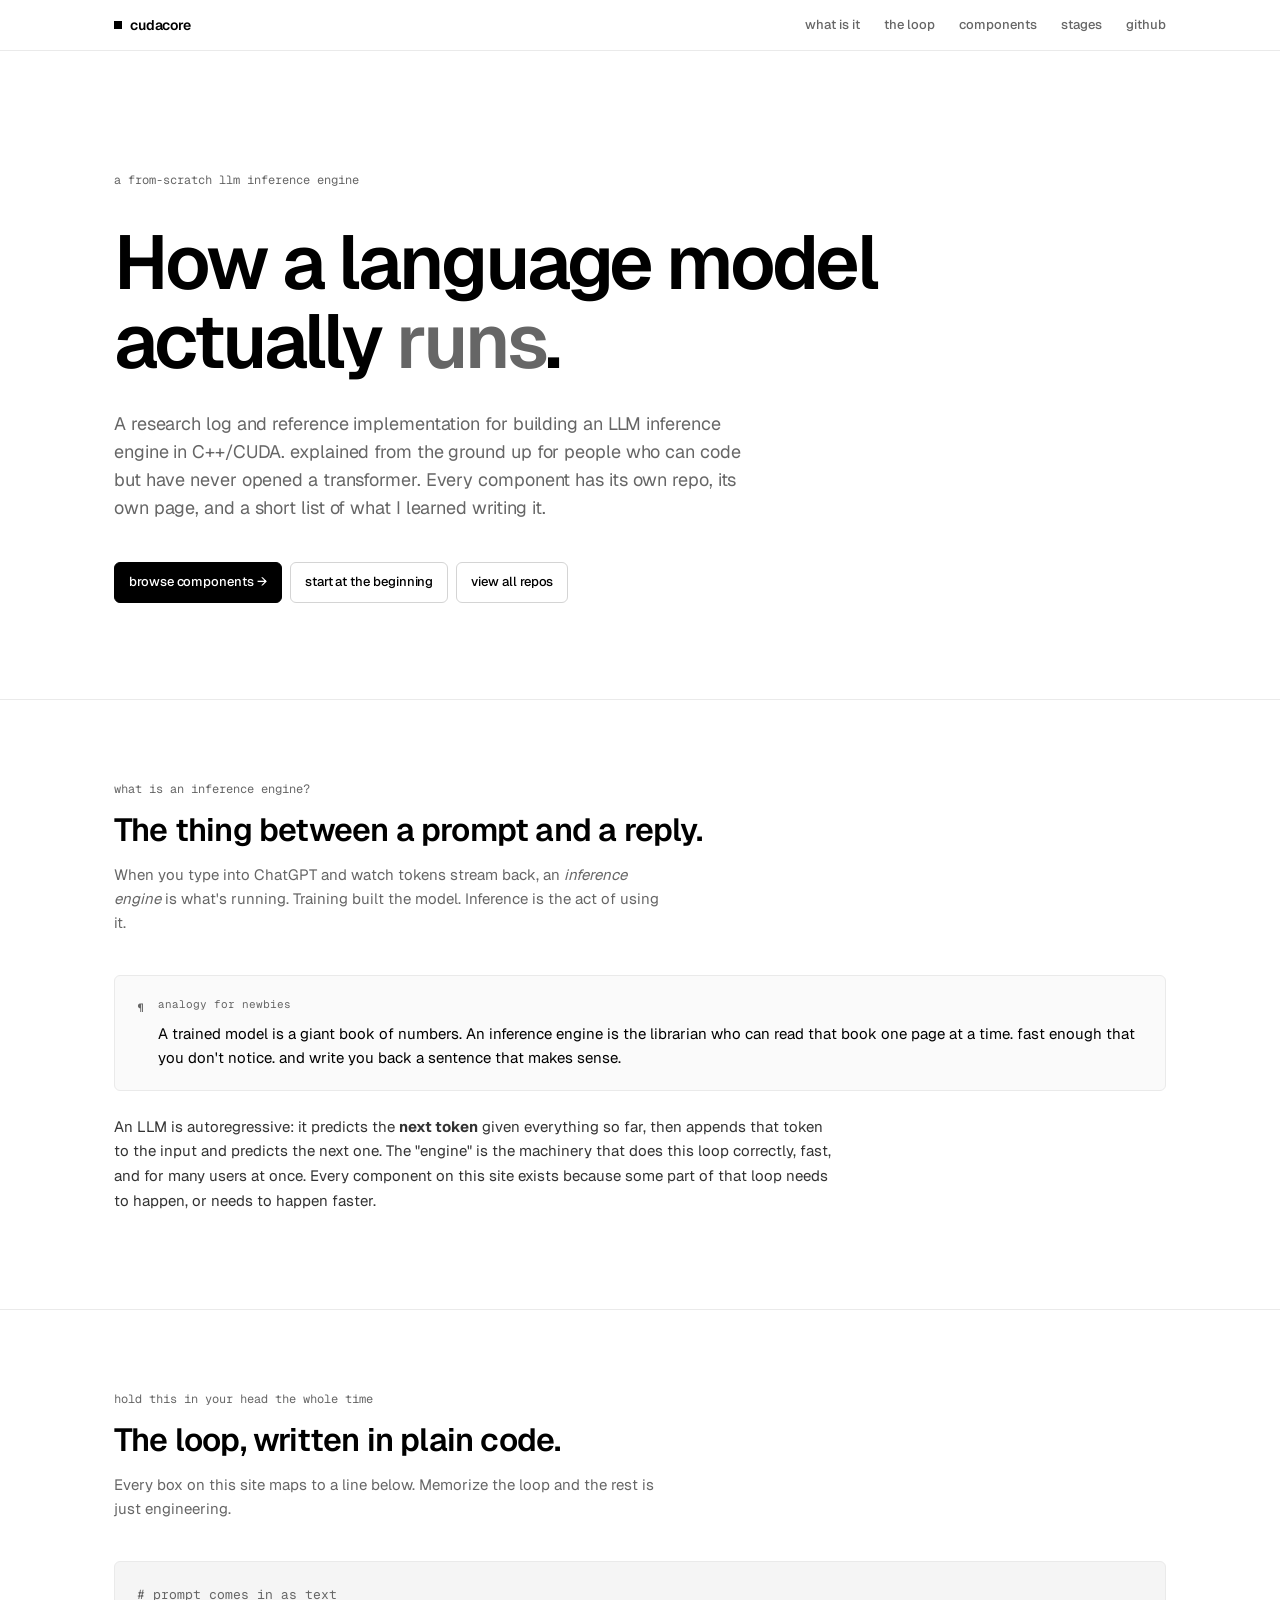
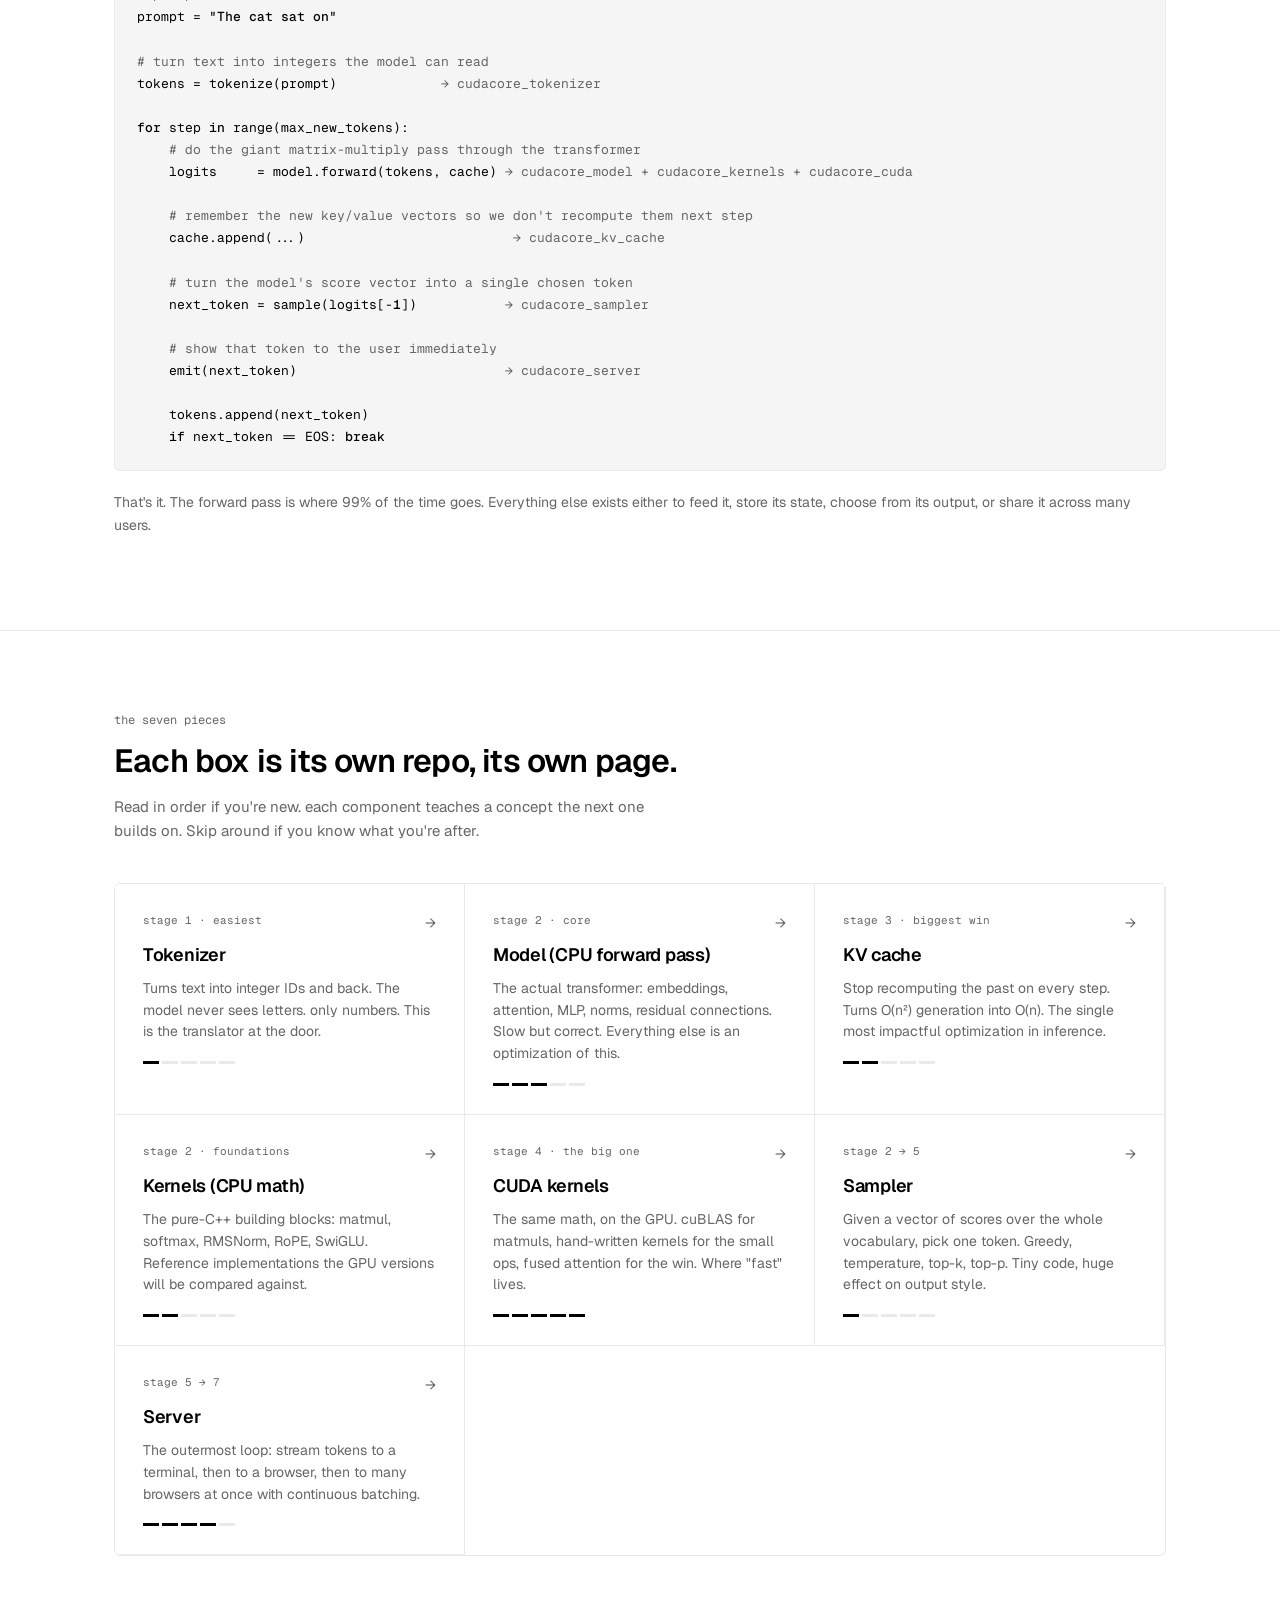
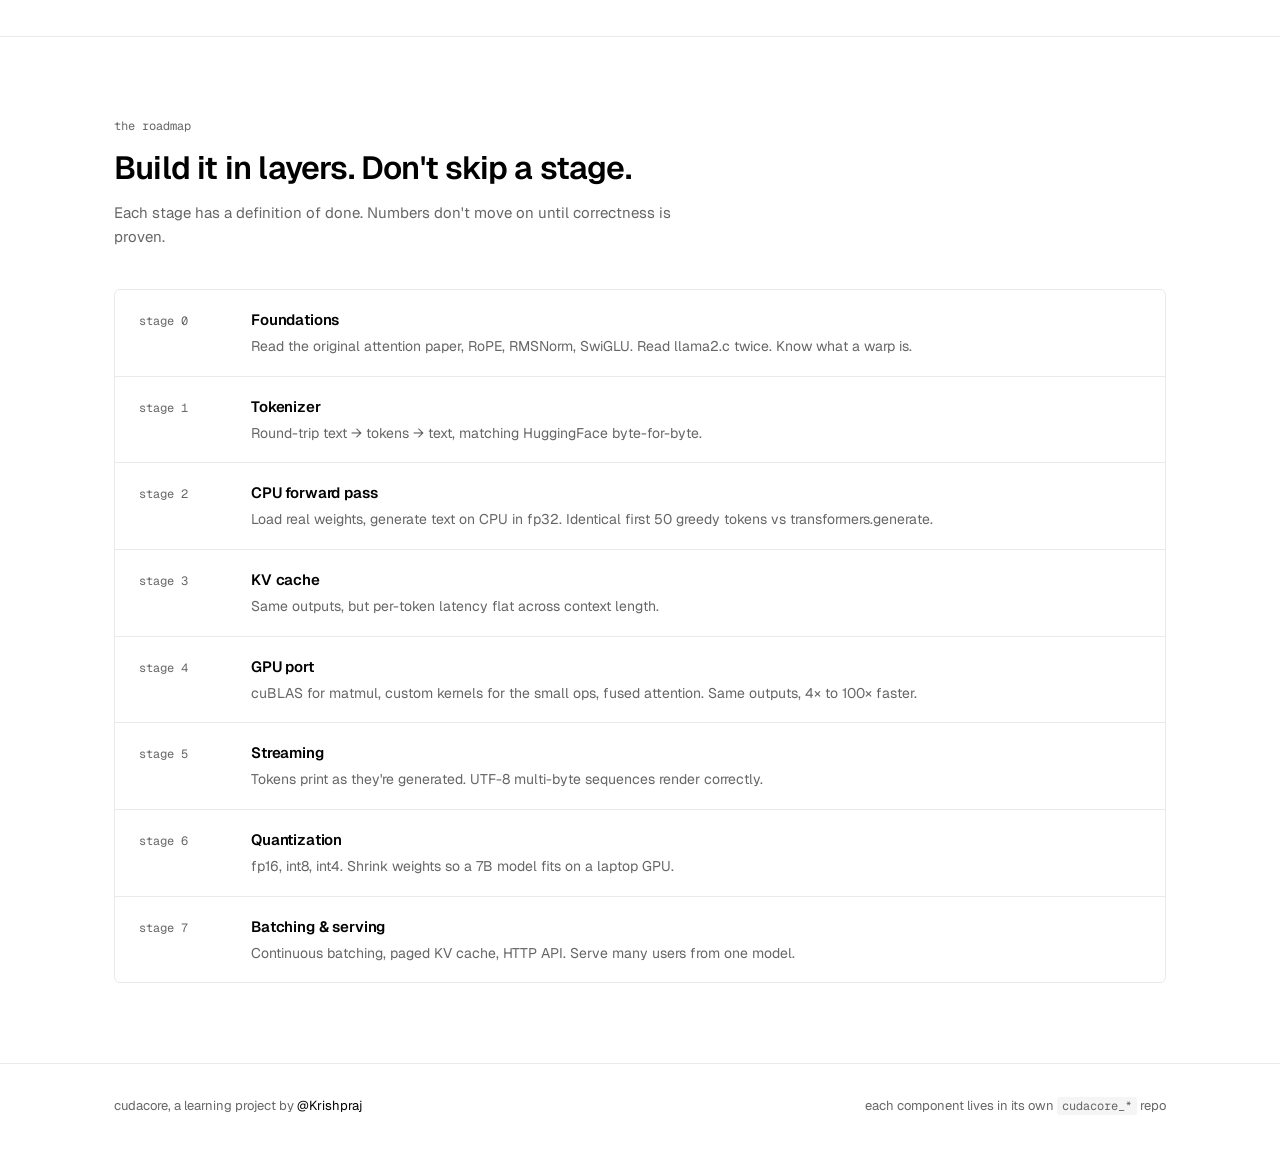
<file: index.html>
<!doctype html>
<html lang="en">
<head>
<meta charset="utf-8">
<meta name="viewport" content="width=device-width, initial-scale=1">
<title>cudacore · building an LLM inference engine from scratch</title>
<meta name="description" content="A from-scratch LLM inference engine in C++/CUDA. Research notes, plain-English explanations, and source code for every component. for newbies who want to understand how language models actually run.">
<link rel="preconnect" href="https://fonts.googleapis.com">
<link rel="preconnect" href="https://fonts.gstatic.com" crossorigin>
<link href="https://fonts.googleapis.com/css2?family=Geist:wght@400;500;600;700&family=Geist+Mono:wght@400;500&display=swap" rel="stylesheet">
<link rel="stylesheet" href="style.css">
</head>
<body>

<header class="topbar">
  <div class="topbar-inner">
    <div class="brand"><span class="dot"></span>cudacore</div>
    <nav class="topnav">
      <a href="#what">what is it</a>
      <a href="#loop">the loop</a>
      <a href="#components">components</a>
      <a href="#stages">stages</a>
      <a href="https://github.com/Krishpraj?tab=repositories&q=cudacore" target="_blank" rel="noopener">github</a>
    </nav>
  </div>
</header>

<section class="hero">
  <div class="wrap">
    <div class="eyebrow">a from-scratch llm inference engine</div>
    <h1>How a language model<br>actually <em>runs</em>.</h1>
    <p class="lede">A research log and reference implementation for building an LLM inference engine in C++/CUDA. explained from the ground up for people who can code but have never opened a transformer. Every component has its own repo, its own page, and a short list of what I learned writing it.</p>
    <div class="cta-row">
      <a class="btn primary" href="#components">browse components →</a>
      <a class="btn" href="components/tokenizer.html">start at the beginning</a>
      <a class="btn" href="https://github.com/Krishpraj?tab=repositories&q=cudacore" target="_blank" rel="noopener">view all repos</a>
    </div>
  </div>
</section>

<section id="what">
  <div class="wrap">
    <div class="section-head">
      <div>
        <div class="section-tag">what is an inference engine?</div>
        <h2>The thing between a prompt and a reply.</h2>
      </div>
      <p class="kicker">When you type into ChatGPT and watch tokens stream back, an <em>inference engine</em> is what's running. Training built the model. Inference is the act of using it.</p>
    </div>

    <div class="analogy">
      <div class="icon">¶</div>
      <div class="body">
        <div class="tag">analogy for newbies</div>
        <p>A trained model is a giant book of numbers. An inference engine is the librarian who can read that book one page at a time. fast enough that you don't notice. and write you back a sentence that makes sense.</p>
      </div>
    </div>

    <p style="color: #333; font-size: 15px; line-height: 1.65; max-width: 720px;">An LLM is autoregressive: it predicts the <strong>next token</strong> given everything so far, then appends that token to the input and predicts the next one. The "engine" is the machinery that does this loop correctly, fast, and for many users at once. Every component on this site exists because some part of that loop needs to happen, or needs to happen faster.</p>
  </div>
</section>

<section id="loop">
  <div class="wrap">
    <div class="section-head">
      <div>
        <div class="section-tag">hold this in your head the whole time</div>
        <h2>The loop, written in plain code.</h2>
      </div>
      <p class="kicker">Every box on this site maps to a line below. Memorize the loop and the rest is just engineering.</p>
    </div>

<div class="loop-block"><span class="cm"># prompt comes in as text</span>
prompt = <span class="kw">"The cat sat on"</span>

<span class="cm"># turn text into integers the model can read</span>
tokens = <span class="fn">tokenize</span>(prompt)             <span class="cm">→ cudacore_tokenizer</span>

<span class="kw">for</span> step <span class="kw">in</span> <span class="fn">range</span>(max_new_tokens):
    <span class="cm"># do the giant matrix-multiply pass through the transformer</span>
    logits     = model.<span class="fn">forward</span>(tokens, cache) <span class="cm">→ cudacore_model + cudacore_kernels + cudacore_cuda</span>

    <span class="cm"># remember the new key/value vectors so we don't recompute them next step</span>
    cache.<span class="fn">append</span>(...)                          <span class="cm">→ cudacore_kv_cache</span>

    <span class="cm"># turn the model's score vector into a single chosen token</span>
    next_token = <span class="fn">sample</span>(logits[-<span class="kw">1</span>])           <span class="cm">→ cudacore_sampler</span>

    <span class="cm"># show that token to the user immediately</span>
    <span class="fn">emit</span>(next_token)                          <span class="cm">→ cudacore_server</span>

    tokens.<span class="fn">append</span>(next_token)
    <span class="kw">if</span> next_token == EOS: <span class="kw">break</span></div>

    <p style="color: #666; font-size: 14px; margin-top: 20px;">That's it. The forward pass is where 99% of the time goes. Everything else exists either to feed it, store its state, choose from its output, or share it across many users.</p>
  </div>
</section>

<section id="components">
  <div class="wrap">
    <div class="section-head">
      <div>
        <div class="section-tag">the seven pieces</div>
        <h2>Each box is its own repo, its own page.</h2>
      </div>
      <p class="kicker">Read in order if you're new. each component teaches a concept the next one builds on. Skip around if you know what you're after.</p>
    </div>

    <div class="comp-grid">

      <a class="comp-card" href="components/tokenizer.html">
        <div class="stage">stage 1 · easiest</div>
        <h3>Tokenizer</h3>
        <p>Turns text into integer IDs and back. The model never sees letters. only numbers. This is the translator at the door.</p>
        <div class="difficulty"><span class="on"></span><span></span><span></span><span></span><span></span></div>
      </a>

      <a class="comp-card" href="components/model.html">
        <div class="stage">stage 2 · core</div>
        <h3>Model (CPU forward pass)</h3>
        <p>The actual transformer: embeddings, attention, MLP, norms, residual connections. Slow but correct. Everything else is an optimization of this.</p>
        <div class="difficulty"><span class="on"></span><span class="on"></span><span class="on"></span><span></span><span></span></div>
      </a>

      <a class="comp-card" href="components/kv_cache.html">
        <div class="stage">stage 3 · biggest win</div>
        <h3>KV cache</h3>
        <p>Stop recomputing the past on every step. Turns O(n²) generation into O(n). The single most impactful optimization in inference.</p>
        <div class="difficulty"><span class="on"></span><span class="on"></span><span></span><span></span><span></span></div>
      </a>

      <a class="comp-card" href="components/kernels.html">
        <div class="stage">stage 2 · foundations</div>
        <h3>Kernels (CPU math)</h3>
        <p>The pure-C++ building blocks: matmul, softmax, RMSNorm, RoPE, SwiGLU. Reference implementations the GPU versions will be compared against.</p>
        <div class="difficulty"><span class="on"></span><span class="on"></span><span></span><span></span><span></span></div>
      </a>

      <a class="comp-card" href="components/cuda.html">
        <div class="stage">stage 4 · the big one</div>
        <h3>CUDA kernels</h3>
        <p>The same math, on the GPU. cuBLAS for matmuls, hand-written kernels for the small ops, fused attention for the win. Where "fast" lives.</p>
        <div class="difficulty"><span class="on"></span><span class="on"></span><span class="on"></span><span class="on"></span><span class="on"></span></div>
      </a>

      <a class="comp-card" href="components/sampler.html">
        <div class="stage">stage 2 → 5</div>
        <h3>Sampler</h3>
        <p>Given a vector of scores over the whole vocabulary, pick one token. Greedy, temperature, top-k, top-p. Tiny code, huge effect on output style.</p>
        <div class="difficulty"><span class="on"></span><span></span><span></span><span></span><span></span></div>
      </a>

      <a class="comp-card" href="components/server.html">
        <div class="stage">stage 5 → 7</div>
        <h3>Server</h3>
        <p>The outermost loop: stream tokens to a terminal, then to a browser, then to many browsers at once with continuous batching.</p>
        <div class="difficulty"><span class="on"></span><span class="on"></span><span class="on"></span><span class="on"></span><span></span></div>
      </a>

    </div>
  </div>
</section>

<section id="stages">
  <div class="wrap">
    <div class="section-head">
      <div>
        <div class="section-tag">the roadmap</div>
        <h2>Build it in layers. Don't skip a stage.</h2>
      </div>
      <p class="kicker">Each stage has a definition of done. Numbers don't move on until correctness is proven.</p>
    </div>

    <div class="stages">
      <div class="stage-row"><div class="num">stage 0</div><div><div class="title">Foundations</div><p class="desc">Read the original attention paper, RoPE, RMSNorm, SwiGLU. Read llama2.c twice. Know what a warp is.</p></div></div>
      <div class="stage-row"><div class="num">stage 1</div><div><div class="title">Tokenizer</div><p class="desc">Round-trip text → tokens → text, matching HuggingFace byte-for-byte.</p></div></div>
      <div class="stage-row"><div class="num">stage 2</div><div><div class="title">CPU forward pass</div><p class="desc">Load real weights, generate text on CPU in fp32. Identical first 50 greedy tokens vs transformers.generate.</p></div></div>
      <div class="stage-row"><div class="num">stage 3</div><div><div class="title">KV cache</div><p class="desc">Same outputs, but per-token latency flat across context length.</p></div></div>
      <div class="stage-row"><div class="num">stage 4</div><div><div class="title">GPU port</div><p class="desc">cuBLAS for matmul, custom kernels for the small ops, fused attention. Same outputs, 4× to 100× faster.</p></div></div>
      <div class="stage-row"><div class="num">stage 5</div><div><div class="title">Streaming</div><p class="desc">Tokens print as they're generated. UTF-8 multi-byte sequences render correctly.</p></div></div>
      <div class="stage-row"><div class="num">stage 6</div><div><div class="title">Quantization</div><p class="desc">fp16, int8, int4. Shrink weights so a 7B model fits on a laptop GPU.</p></div></div>
      <div class="stage-row"><div class="num">stage 7</div><div><div class="title">Batching & serving</div><p class="desc">Continuous batching, paged KV cache, HTTP API. Serve many users from one model.</p></div></div>
    </div>
  </div>
</section>

<footer class="site-foot">
  <div class="wrap">
    <div>cudacore, a learning project by <a href="https://github.com/Krishpraj" target="_blank" rel="noopener">@Krishpraj</a></div>
    <div>each component lives in its own <code>cudacore_*</code> repo</div>
  </div>
</footer>

</body>
</html>
</file>
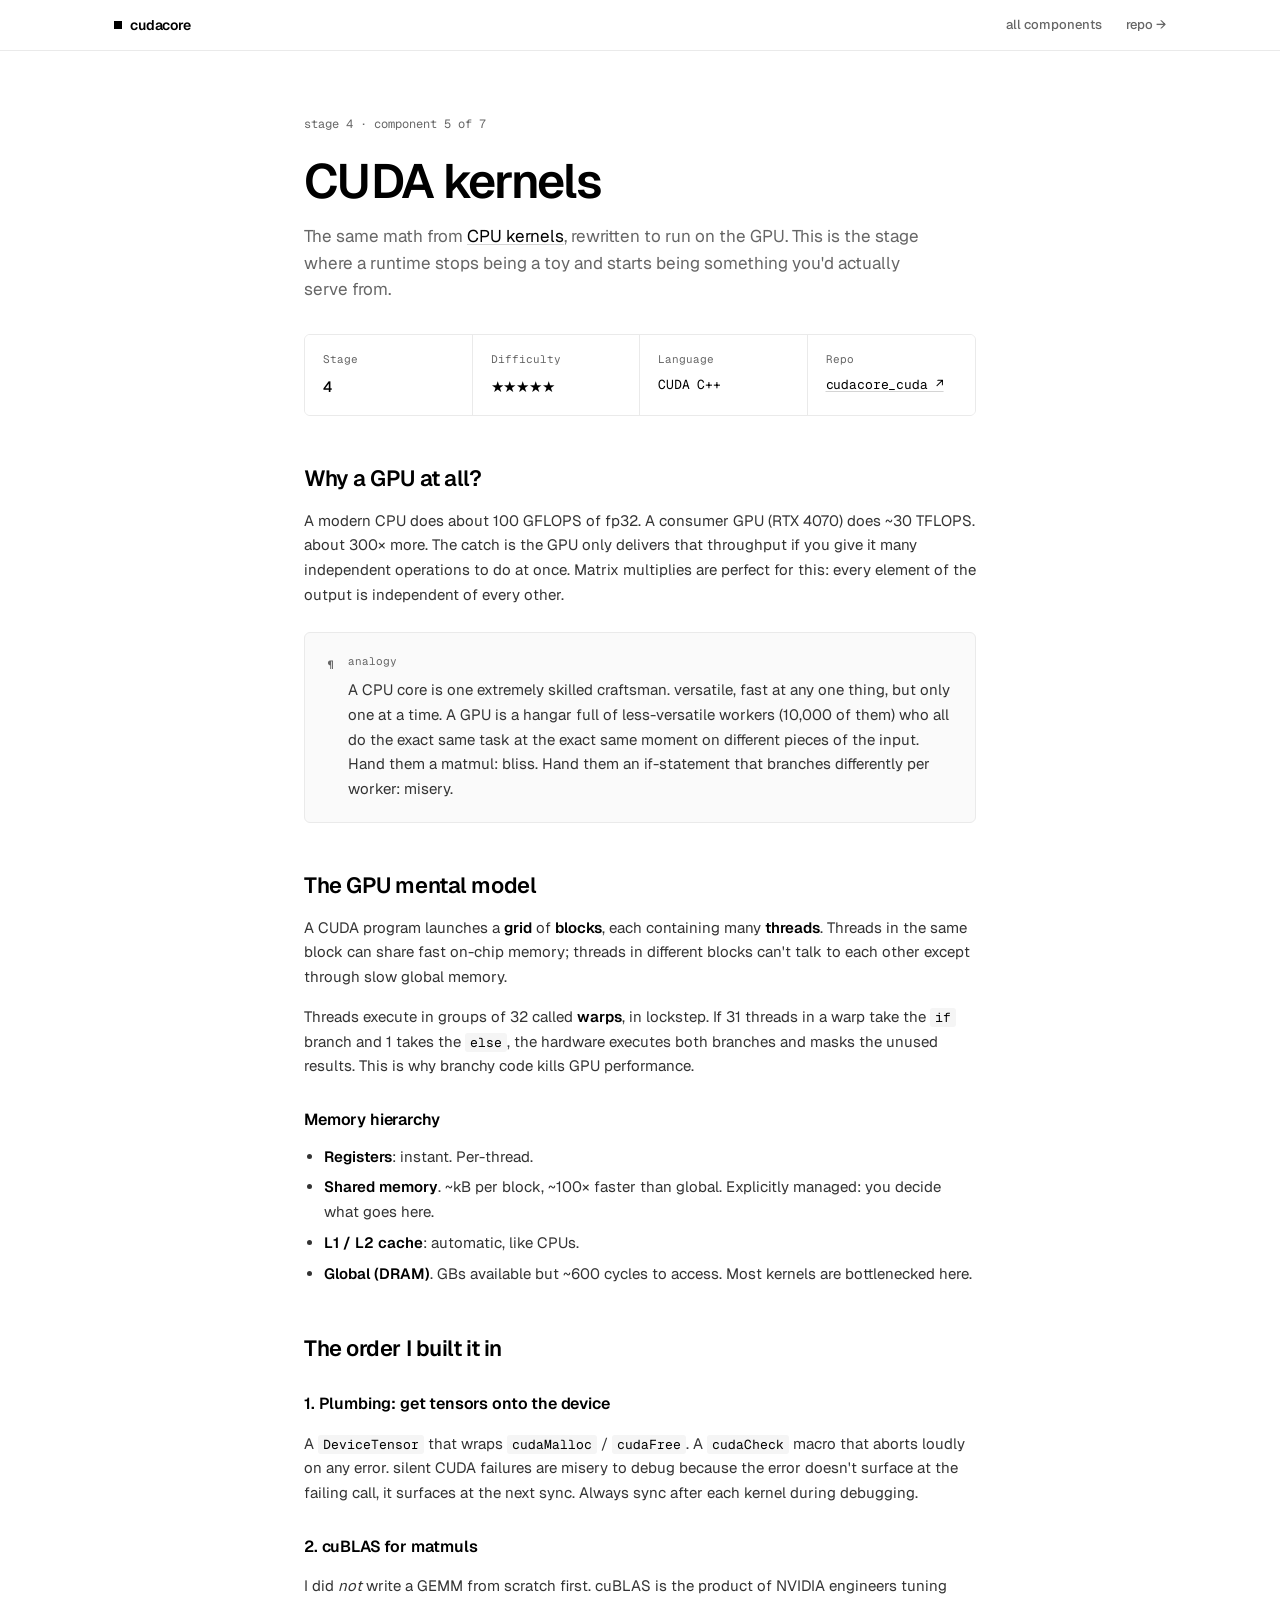
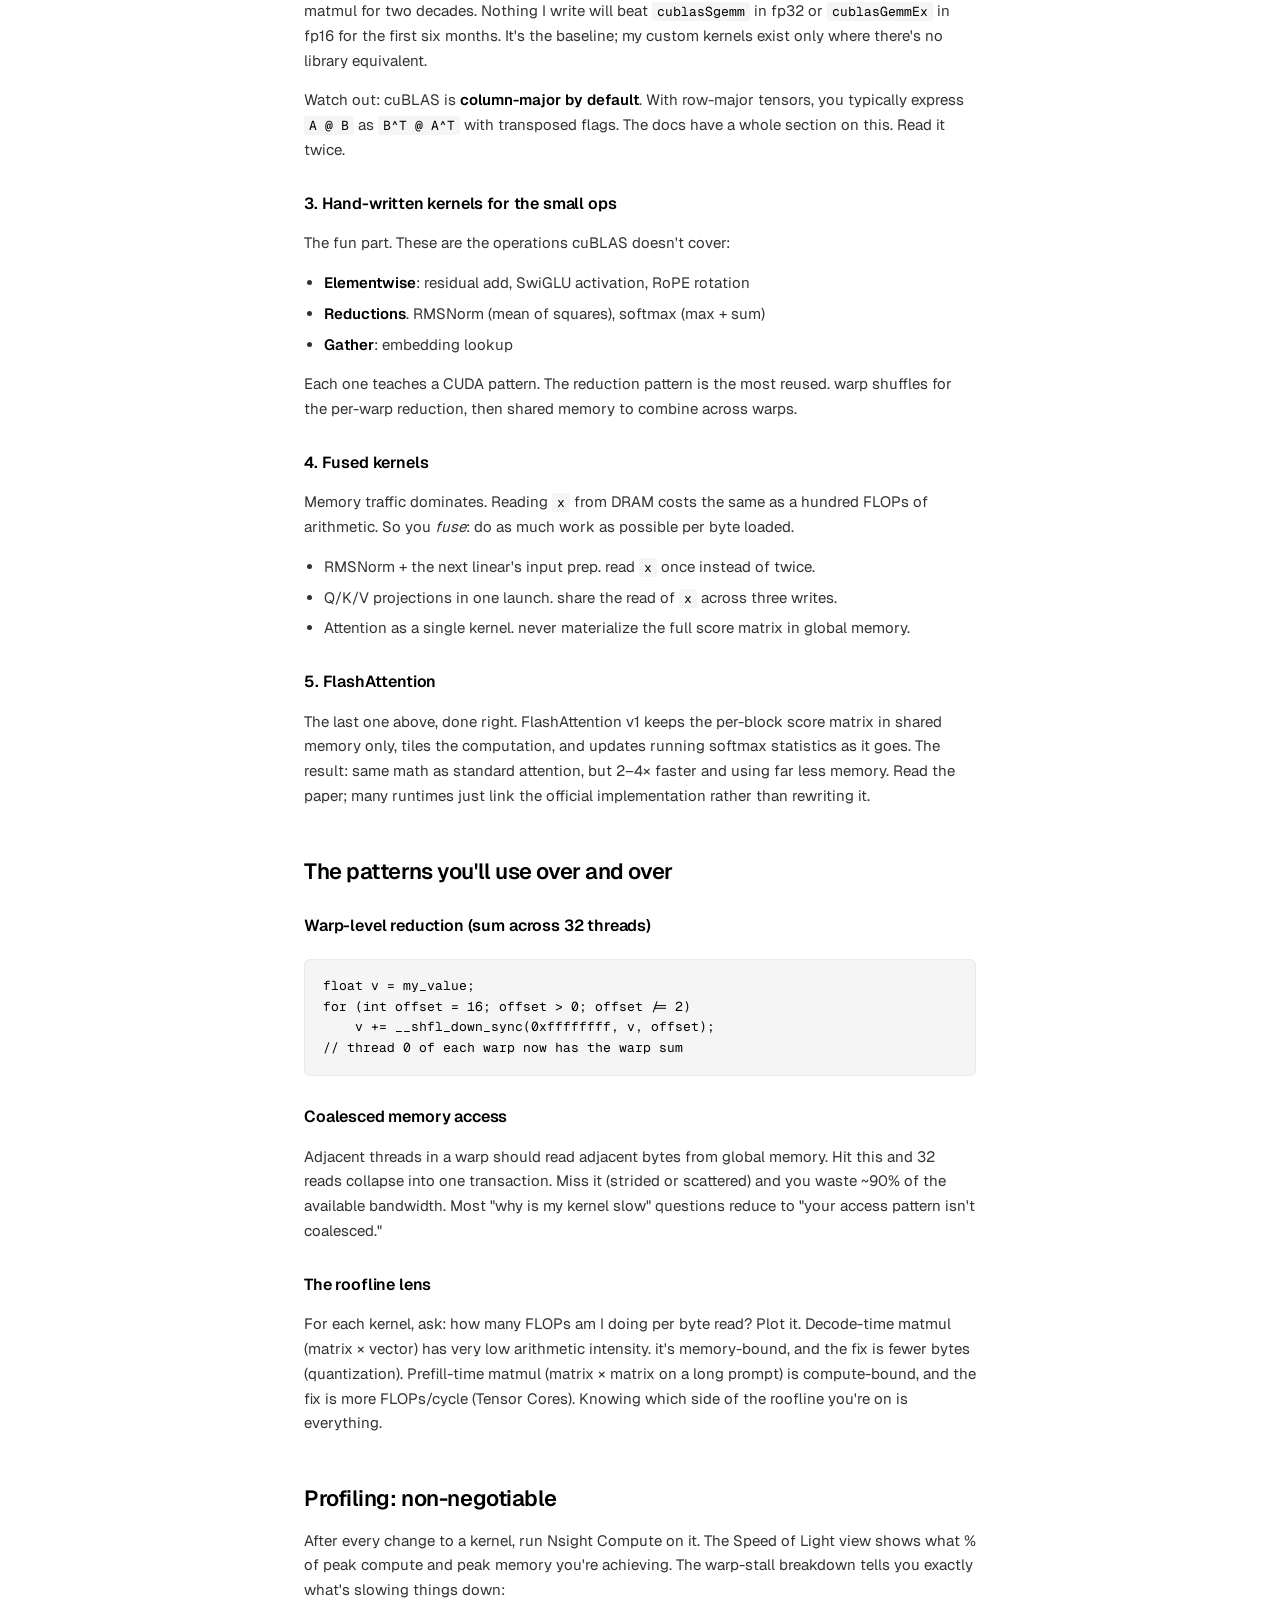
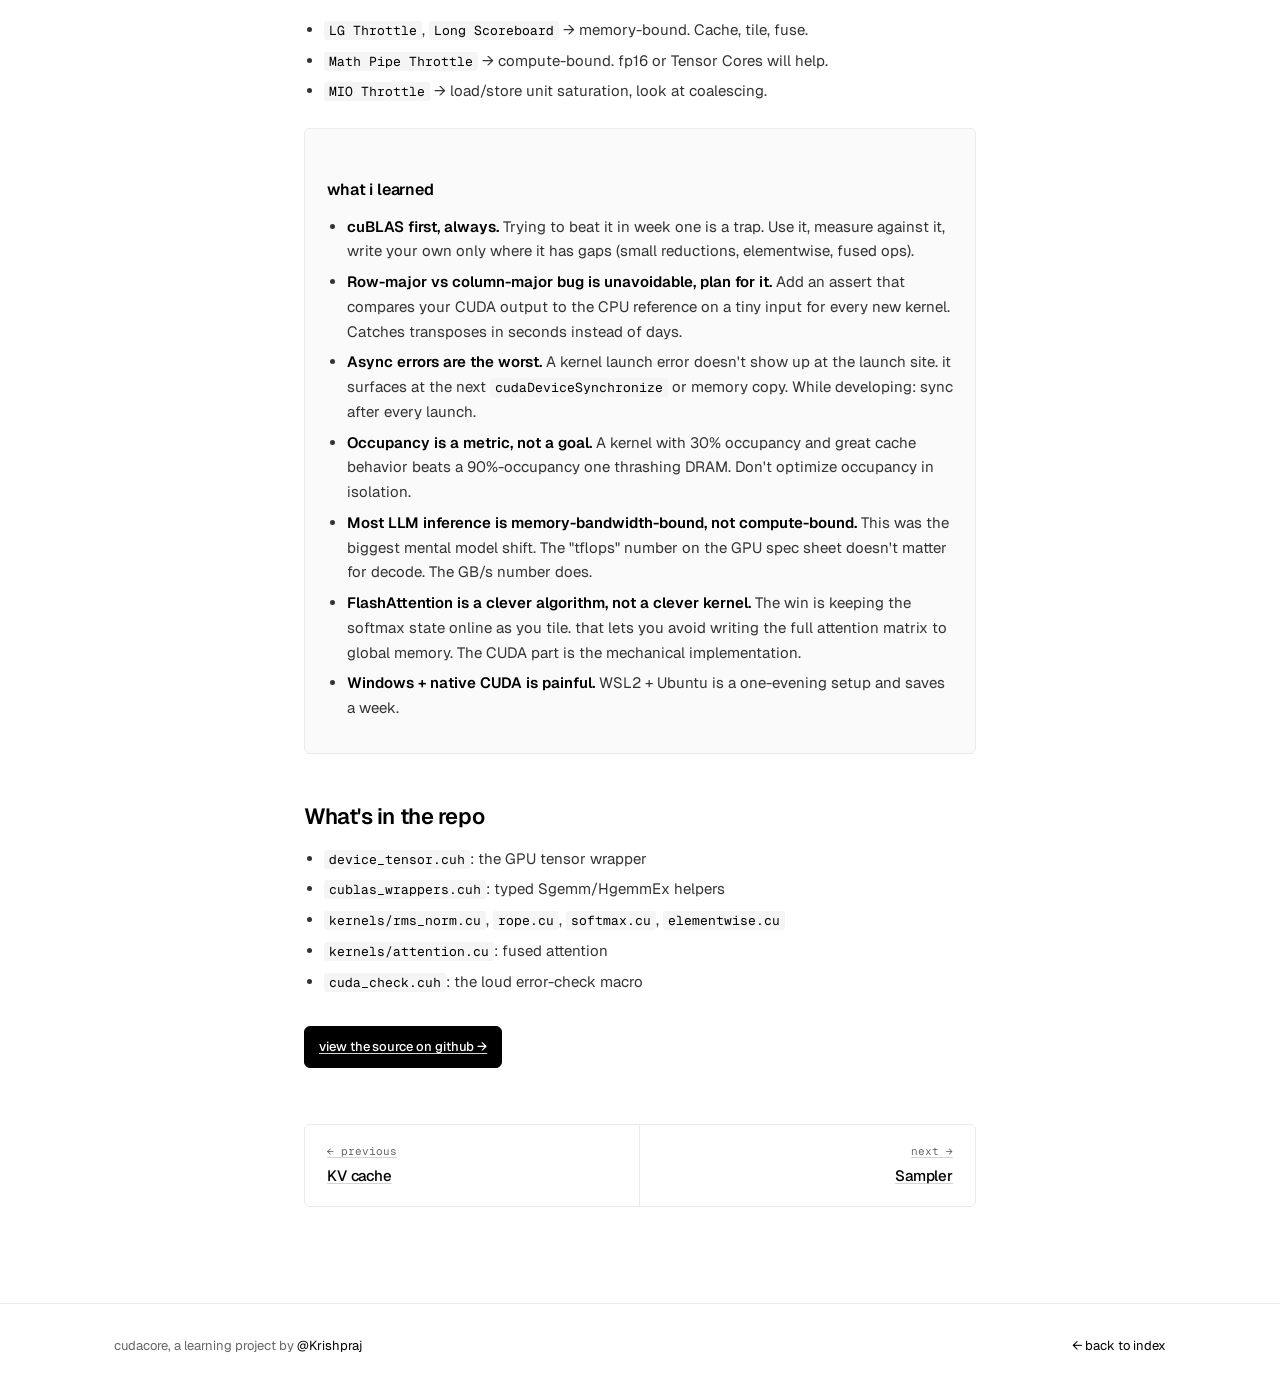
<file: components/cuda.html>
<!doctype html>
<html lang="en">
<head>
<meta charset="utf-8">
<meta name="viewport" content="width=device-width, initial-scale=1">
<title>CUDA kernels · cudacore</title>
<meta name="description" content="The GPU version of the math. cuBLAS for matmuls, hand-written kernels for the small ops, fused attention for the win. Where 'fast' actually lives.">
<link rel="preconnect" href="https://fonts.googleapis.com">
<link rel="preconnect" href="https://fonts.gstatic.com" crossorigin>
<link href="https://fonts.googleapis.com/css2?family=Geist:wght@400;500;600;700&family=Geist+Mono:wght@400;500&display=swap" rel="stylesheet">
<link rel="stylesheet" href="../style.css">
</head>
<body>

<header class="topbar">
  <div class="topbar-inner">
    <a class="brand" href="../index.html" style="text-decoration:none;"><span class="dot"></span>cudacore</a>
    <nav class="topnav">
      <a href="../index.html#components">all components</a>
      <a href="https://github.com/Krishpraj/cudacore_cuda" target="_blank" rel="noopener">repo →</a>
    </nav>
  </div>
</header>

<article class="page">
  <div class="wrap">
    <div class="page-eyebrow">stage 4 · component 5 of 7</div>
    <h1>CUDA kernels</h1>
    <p class="subhead">The same math from <a href="kernels.html">CPU kernels</a>, rewritten to run on the GPU. This is the stage where a runtime stops being a toy and starts being something you'd actually serve from.</p>

    <div class="meta-panel">
      <div class="meta-item"><div class="label">Stage</div><div class="value">4</div></div>
      <div class="meta-item"><div class="label">Difficulty</div><div class="value">★★★★★</div></div>
      <div class="meta-item"><div class="label">Language</div><div class="value mono">CUDA C++</div></div>
      <div class="meta-item"><div class="label">Repo</div><div class="value mono"><a href="https://github.com/Krishpraj/cudacore_cuda" target="_blank" rel="noopener">cudacore_cuda ↗</a></div></div>
    </div>

    <h2>Why a GPU at all?</h2>
    <p>A modern CPU does about 100 GFLOPS of fp32. A consumer GPU (RTX 4070) does ~30 TFLOPS. about 300× more. The catch is the GPU only delivers that throughput if you give it many independent operations to do at once. Matrix multiplies are perfect for this: every element of the output is independent of every other.</p>

    <div class="analogy">
      <div class="icon">¶</div>
      <div class="body">
        <div class="tag">analogy</div>
        <p>A CPU core is one extremely skilled craftsman. versatile, fast at any one thing, but only one at a time. A GPU is a hangar full of less-versatile workers (10,000 of them) who all do the exact same task at the exact same moment on different pieces of the input. Hand them a matmul: bliss. Hand them an if-statement that branches differently per worker: misery.</p>
      </div>
    </div>

    <h2>The GPU mental model</h2>
    <p>A CUDA program launches a <strong>grid</strong> of <strong>blocks</strong>, each containing many <strong>threads</strong>. Threads in the same block can share fast on-chip memory; threads in different blocks can't talk to each other except through slow global memory.</p>

    <p>Threads execute in groups of 32 called <strong>warps</strong>, in lockstep. If 31 threads in a warp take the <code>if</code> branch and 1 takes the <code>else</code>, the hardware executes both branches and masks the unused results. This is why branchy code kills GPU performance.</p>

    <h3>Memory hierarchy</h3>
    <ul>
      <li><strong>Registers</strong>: instant. Per-thread.</li>
      <li><strong>Shared memory</strong>. ~kB per block, ~100× faster than global. Explicitly managed: you decide what goes here.</li>
      <li><strong>L1 / L2 cache</strong>: automatic, like CPUs.</li>
      <li><strong>Global (DRAM)</strong>. GBs available but ~600 cycles to access. Most kernels are bottlenecked here.</li>
    </ul>

    <h2>The order I built it in</h2>

    <h3>1. Plumbing: get tensors onto the device</h3>
    <p>A <code>DeviceTensor</code> that wraps <code>cudaMalloc</code> / <code>cudaFree</code>. A <code>cudaCheck</code> macro that aborts loudly on any error. silent CUDA failures are misery to debug because the error doesn't surface at the failing call, it surfaces at the next sync. Always sync after each kernel during debugging.</p>

    <h3>2. cuBLAS for matmuls</h3>
    <p>I did <em>not</em> write a GEMM from scratch first. cuBLAS is the product of NVIDIA engineers tuning matmul for two decades. Nothing I write will beat <code>cublasSgemm</code> in fp32 or <code>cublasGemmEx</code> in fp16 for the first six months. It's the baseline; my custom kernels exist only where there's no library equivalent.</p>

    <p>Watch out: cuBLAS is <strong>column-major by default</strong>. With row-major tensors, you typically express <code>A @ B</code> as <code>B^T @ A^T</code> with transposed flags. The docs have a whole section on this. Read it twice.</p>

    <h3>3. Hand-written kernels for the small ops</h3>
    <p>The fun part. These are the operations cuBLAS doesn't cover:</p>
    <ul>
      <li><strong>Elementwise</strong>: residual add, SwiGLU activation, RoPE rotation</li>
      <li><strong>Reductions</strong>. RMSNorm (mean of squares), softmax (max + sum)</li>
      <li><strong>Gather</strong>: embedding lookup</li>
    </ul>
    <p>Each one teaches a CUDA pattern. The reduction pattern is the most reused. warp shuffles for the per-warp reduction, then shared memory to combine across warps.</p>

    <h3>4. Fused kernels</h3>
    <p>Memory traffic dominates. Reading <code>x</code> from DRAM costs the same as a hundred FLOPs of arithmetic. So you <em>fuse</em>: do as much work as possible per byte loaded.</p>
    <ul>
      <li>RMSNorm + the next linear's input prep. read <code>x</code> once instead of twice.</li>
      <li>Q/K/V projections in one launch. share the read of <code>x</code> across three writes.</li>
      <li>Attention as a single kernel. never materialize the full score matrix in global memory.</li>
    </ul>

    <h3>5. FlashAttention</h3>
    <p>The last one above, done right. FlashAttention v1 keeps the per-block score matrix in shared memory only, tiles the computation, and updates running softmax statistics as it goes. The result: same math as standard attention, but 2–4× faster and using far less memory. Read the paper; many runtimes just link the official implementation rather than rewriting it.</p>

    <h2>The patterns you'll use over and over</h2>

    <h3>Warp-level reduction (sum across 32 threads)</h3>
<pre><code>float v = my_value;
for (int offset = 16; offset &gt; 0; offset /= 2)
    v += __shfl_down_sync(0xffffffff, v, offset);
// thread 0 of each warp now has the warp sum</code></pre>

    <h3>Coalesced memory access</h3>
    <p>Adjacent threads in a warp should read adjacent bytes from global memory. Hit this and 32 reads collapse into one transaction. Miss it (strided or scattered) and you waste ~90% of the available bandwidth. Most "why is my kernel slow" questions reduce to "your access pattern isn't coalesced."</p>

    <h3>The roofline lens</h3>
    <p>For each kernel, ask: how many FLOPs am I doing per byte read? Plot it. Decode-time matmul (matrix × vector) has very low arithmetic intensity. it's memory-bound, and the fix is fewer bytes (quantization). Prefill-time matmul (matrix × matrix on a long prompt) is compute-bound, and the fix is more FLOPs/cycle (Tensor Cores). Knowing which side of the roofline you're on is everything.</p>

    <h2>Profiling: non-negotiable</h2>
    <p>After every change to a kernel, run Nsight Compute on it. The Speed of Light view shows what % of peak compute and peak memory you're achieving. The warp-stall breakdown tells you exactly what's slowing things down:</p>
    <ul>
      <li><code>LG Throttle</code>, <code>Long Scoreboard</code> → memory-bound. Cache, tile, fuse.</li>
      <li><code>Math Pipe Throttle</code> → compute-bound. fp16 or Tensor Cores will help.</li>
      <li><code>MIO Throttle</code> → load/store unit saturation, look at coalescing.</li>
    </ul>

    <div class="learned">
      <h3>what i learned</h3>
      <ul>
        <li><strong>cuBLAS first, always.</strong> Trying to beat it in week one is a trap. Use it, measure against it, write your own only where it has gaps (small reductions, elementwise, fused ops).</li>
        <li><strong>Row-major vs column-major bug is unavoidable, plan for it.</strong> Add an assert that compares your CUDA output to the CPU reference on a tiny input for every new kernel. Catches transposes in seconds instead of days.</li>
        <li><strong>Async errors are the worst.</strong> A kernel launch error doesn't show up at the launch site. it surfaces at the next <code>cudaDeviceSynchronize</code> or memory copy. While developing: sync after every launch.</li>
        <li><strong>Occupancy is a metric, not a goal.</strong> A kernel with 30% occupancy and great cache behavior beats a 90%-occupancy one thrashing DRAM. Don't optimize occupancy in isolation.</li>
        <li><strong>Most LLM inference is memory-bandwidth-bound, not compute-bound.</strong> This was the biggest mental model shift. The "tflops" number on the GPU spec sheet doesn't matter for decode. The GB/s number does.</li>
        <li><strong>FlashAttention is a clever algorithm, not a clever kernel.</strong> The win is keeping the softmax state online as you tile. that lets you avoid writing the full attention matrix to global memory. The CUDA part is the mechanical implementation.</li>
        <li><strong>Windows + native CUDA is painful.</strong> WSL2 + Ubuntu is a one-evening setup and saves a week.</li>
      </ul>
    </div>

    <h2>What's in the repo</h2>
    <ul>
      <li><code>device_tensor.cuh</code>: the GPU tensor wrapper</li>
      <li><code>cublas_wrappers.cuh</code>: typed Sgemm/HgemmEx helpers</li>
      <li><code>kernels/rms_norm.cu</code>, <code>rope.cu</code>, <code>softmax.cu</code>, <code>elementwise.cu</code></li>
      <li><code>kernels/attention.cu</code>: fused attention</li>
      <li><code>cuda_check.cuh</code>: the loud error-check macro</li>
    </ul>

    <p style="margin-top: 32px;"><a class="btn primary" href="https://github.com/Krishpraj/cudacore_cuda" target="_blank" rel="noopener">view the source on github →</a></p>

    <nav class="pager">
      <a href="kv_cache.html"><div class="dir">← previous</div><div class="title">KV cache</div></a>
      <a class="next" href="sampler.html"><div class="dir">next →</div><div class="title">Sampler</div></a>
    </nav>
  </div>
</article>

<footer class="site-foot">
  <div class="wrap">
    <div>cudacore, a learning project by <a href="https://github.com/Krishpraj" target="_blank" rel="noopener">@Krishpraj</a></div>
    <div><a href="../index.html">← back to index</a></div>
  </div>
</footer>

</body>
</html>
</file>
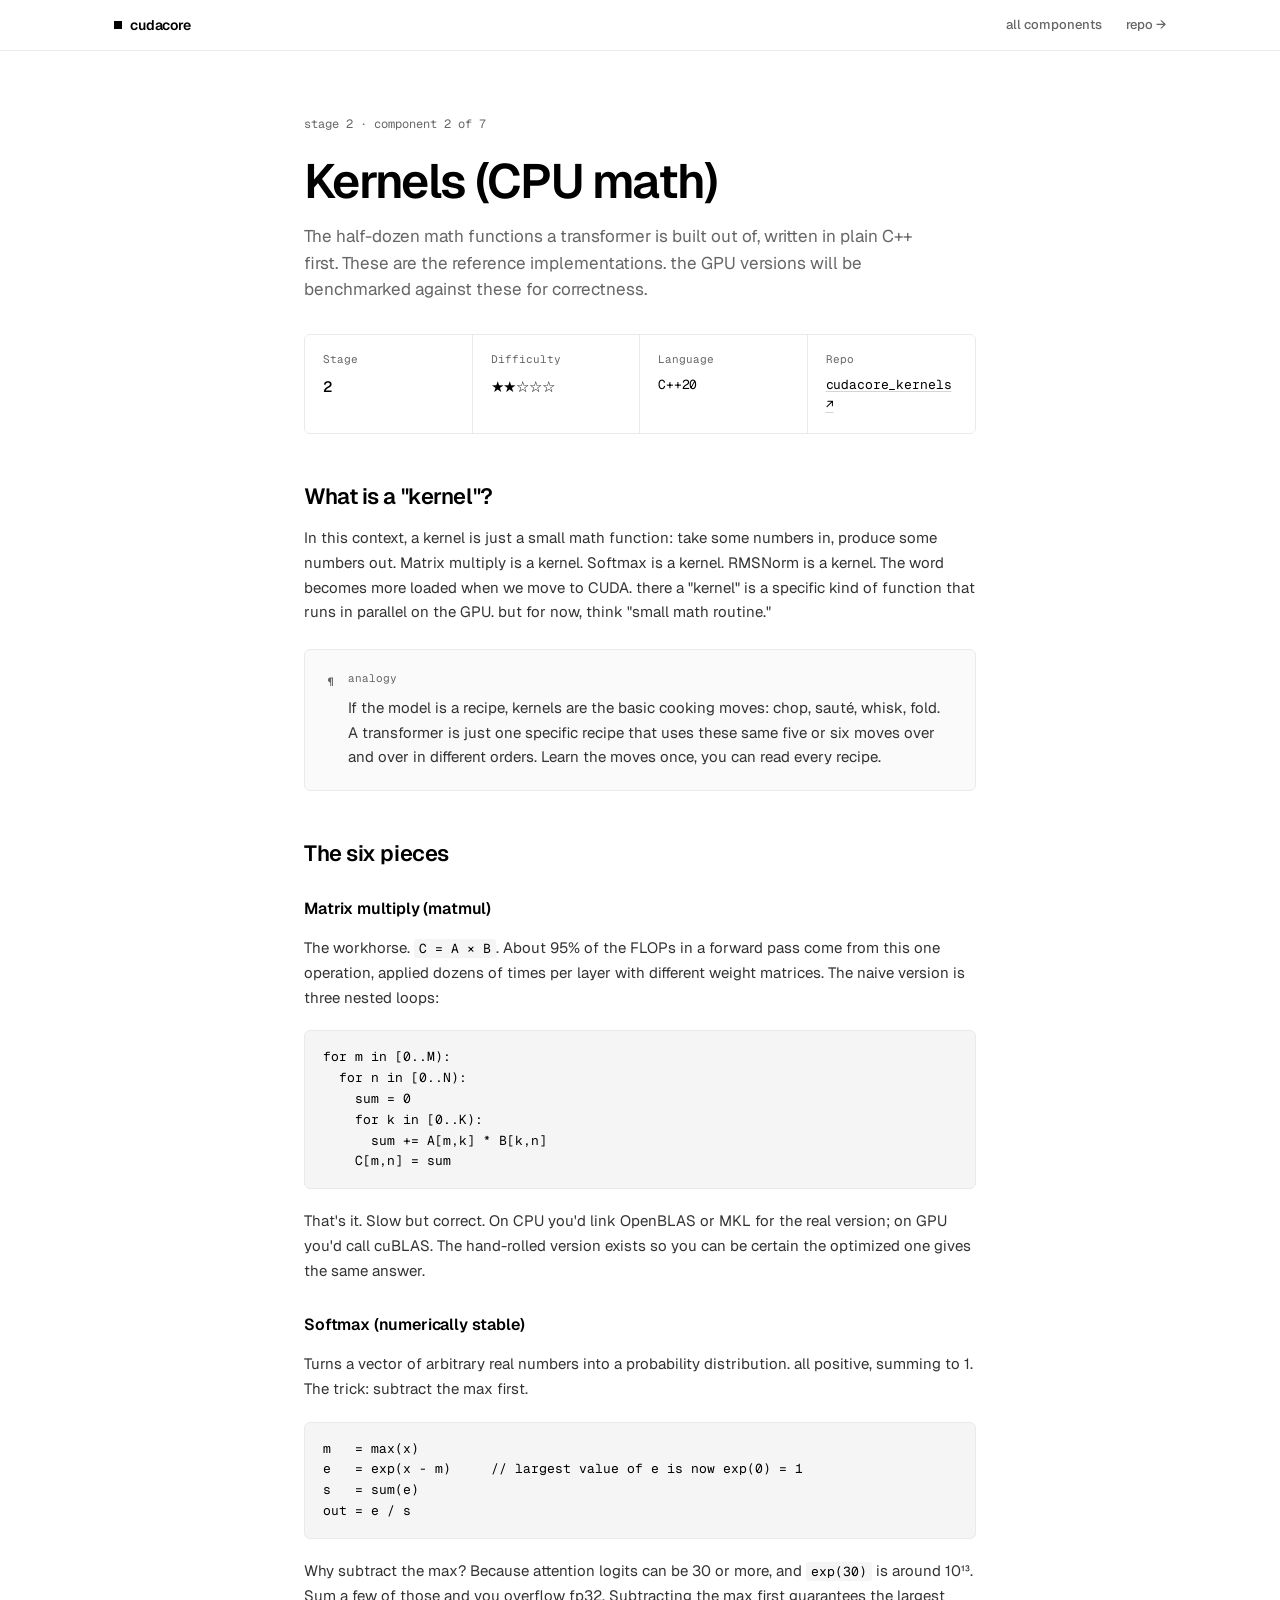
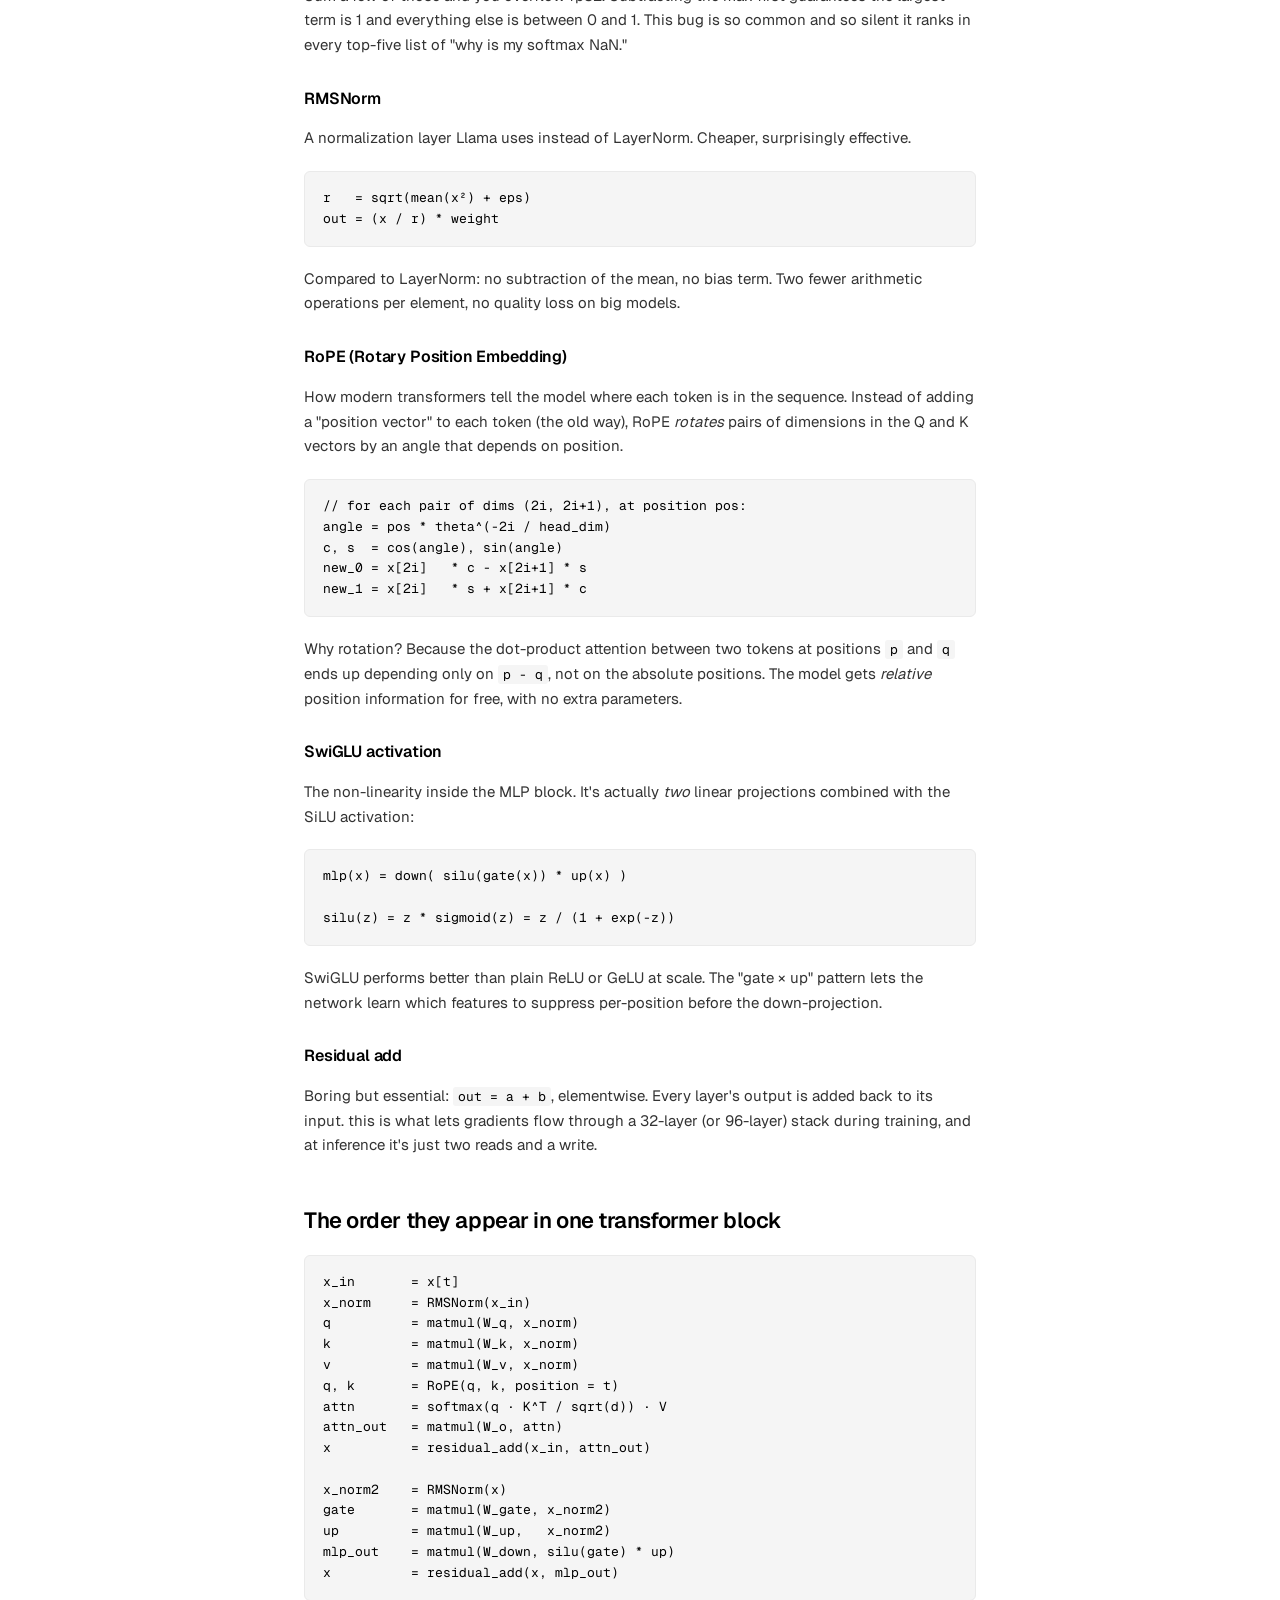
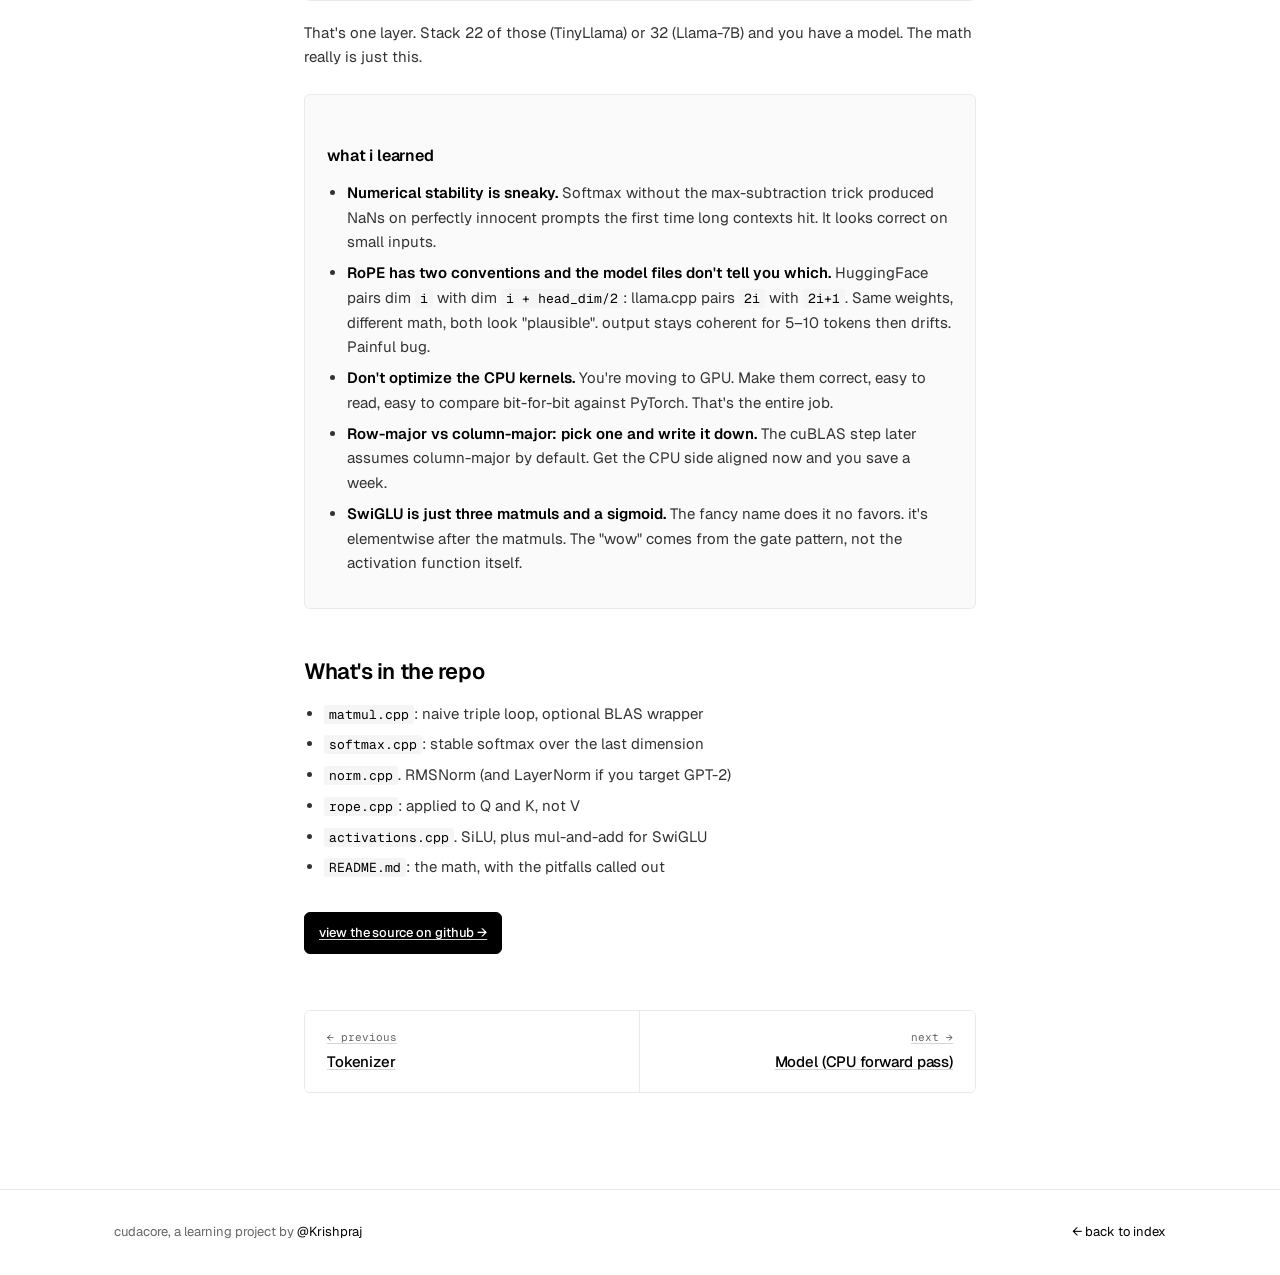
<file: components/kernels.html>
<!doctype html>
<html lang="en">
<head>
<meta charset="utf-8">
<meta name="viewport" content="width=device-width, initial-scale=1">
<title>Kernels (CPU math) · cudacore</title>
<meta name="description" content="The pure-C++ math building blocks of a transformer: matmul, softmax, RMSNorm, RoPE, SwiGLU. Why each one exists and how each one works.">
<link rel="preconnect" href="https://fonts.googleapis.com">
<link rel="preconnect" href="https://fonts.gstatic.com" crossorigin>
<link href="https://fonts.googleapis.com/css2?family=Geist:wght@400;500;600;700&family=Geist+Mono:wght@400;500&display=swap" rel="stylesheet">
<link rel="stylesheet" href="../style.css">
</head>
<body>

<header class="topbar">
  <div class="topbar-inner">
    <a class="brand" href="../index.html" style="text-decoration:none;"><span class="dot"></span>cudacore</a>
    <nav class="topnav">
      <a href="../index.html#components">all components</a>
      <a href="https://github.com/Krishpraj/cudacore_kernels" target="_blank" rel="noopener">repo →</a>
    </nav>
  </div>
</header>

<article class="page">
  <div class="wrap">
    <div class="page-eyebrow">stage 2 · component 2 of 7</div>
    <h1>Kernels (CPU math)</h1>
    <p class="subhead">The half-dozen math functions a transformer is built out of, written in plain C++ first. These are the reference implementations. the GPU versions will be benchmarked against these for correctness.</p>

    <div class="meta-panel">
      <div class="meta-item"><div class="label">Stage</div><div class="value">2</div></div>
      <div class="meta-item"><div class="label">Difficulty</div><div class="value">★★☆☆☆</div></div>
      <div class="meta-item"><div class="label">Language</div><div class="value mono">C++20</div></div>
      <div class="meta-item"><div class="label">Repo</div><div class="value mono"><a href="https://github.com/Krishpraj/cudacore_kernels" target="_blank" rel="noopener">cudacore_kernels ↗</a></div></div>
    </div>

    <h2>What is a "kernel"?</h2>
    <p>In this context, a kernel is just a small math function: take some numbers in, produce some numbers out. Matrix multiply is a kernel. Softmax is a kernel. RMSNorm is a kernel. The word becomes more loaded when we move to CUDA. there a "kernel" is a specific kind of function that runs in parallel on the GPU. but for now, think "small math routine."</p>

    <div class="analogy">
      <div class="icon">¶</div>
      <div class="body">
        <div class="tag">analogy</div>
        <p>If the model is a recipe, kernels are the basic cooking moves: chop, sauté, whisk, fold. A transformer is just one specific recipe that uses these same five or six moves over and over in different orders. Learn the moves once, you can read every recipe.</p>
      </div>
    </div>

    <h2>The six pieces</h2>

    <h3>Matrix multiply (matmul)</h3>
    <p>The workhorse. <code>C = A × B</code>. About 95% of the FLOPs in a forward pass come from this one operation, applied dozens of times per layer with different weight matrices. The naive version is three nested loops:</p>
<pre><code>for m in [0..M):
  for n in [0..N):
    sum = 0
    for k in [0..K):
      sum += A[m,k] * B[k,n]
    C[m,n] = sum</code></pre>
    <p>That's it. Slow but correct. On CPU you'd link OpenBLAS or MKL for the real version; on GPU you'd call cuBLAS. The hand-rolled version exists so you can be certain the optimized one gives the same answer.</p>

    <h3>Softmax (numerically stable)</h3>
    <p>Turns a vector of arbitrary real numbers into a probability distribution. all positive, summing to 1. The trick: subtract the max first.</p>
<pre><code>m   = max(x)
e   = exp(x - m)     // largest value of e is now exp(0) = 1
s   = sum(e)
out = e / s</code></pre>
    <p>Why subtract the max? Because attention logits can be 30 or more, and <code>exp(30)</code> is around 10¹³. Sum a few of those and you overflow fp32. Subtracting the max first guarantees the largest term is 1 and everything else is between 0 and 1. This bug is so common and so silent it ranks in every top-five list of "why is my softmax NaN."</p>

    <h3>RMSNorm</h3>
    <p>A normalization layer Llama uses instead of LayerNorm. Cheaper, surprisingly effective.</p>
<pre><code>r   = sqrt(mean(x²) + eps)
out = (x / r) * weight</code></pre>
    <p>Compared to LayerNorm: no subtraction of the mean, no bias term. Two fewer arithmetic operations per element, no quality loss on big models.</p>

    <h3>RoPE (Rotary Position Embedding)</h3>
    <p>How modern transformers tell the model where each token is in the sequence. Instead of adding a "position vector" to each token (the old way), RoPE <em>rotates</em> pairs of dimensions in the Q and K vectors by an angle that depends on position.</p>
<pre><code>// for each pair of dims (2i, 2i+1), at position pos:
angle = pos * theta^(-2i / head_dim)
c, s  = cos(angle), sin(angle)
new_0 = x[2i]   * c - x[2i+1] * s
new_1 = x[2i]   * s + x[2i+1] * c</code></pre>
    <p>Why rotation? Because the dot-product attention between two tokens at positions <code>p</code> and <code>q</code> ends up depending only on <code>p - q</code>, not on the absolute positions. The model gets <em>relative</em> position information for free, with no extra parameters.</p>

    <h3>SwiGLU activation</h3>
    <p>The non-linearity inside the MLP block. It's actually <em>two</em> linear projections combined with the SiLU activation:</p>
<pre><code>mlp(x) = down( silu(gate(x)) * up(x) )

silu(z) = z * sigmoid(z) = z / (1 + exp(-z))</code></pre>
    <p>SwiGLU performs better than plain ReLU or GeLU at scale. The "gate × up" pattern lets the network learn which features to suppress per-position before the down-projection.</p>

    <h3>Residual add</h3>
    <p>Boring but essential: <code>out = a + b</code>, elementwise. Every layer's output is added back to its input. this is what lets gradients flow through a 32-layer (or 96-layer) stack during training, and at inference it's just two reads and a write.</p>

    <h2>The order they appear in one transformer block</h2>
<pre><code>x_in       = x[t]
x_norm     = RMSNorm(x_in)
q          = matmul(W_q, x_norm)
k          = matmul(W_k, x_norm)
v          = matmul(W_v, x_norm)
q, k       = RoPE(q, k, position = t)
attn       = softmax(q · K^T / sqrt(d)) · V
attn_out   = matmul(W_o, attn)
x          = residual_add(x_in, attn_out)

x_norm2    = RMSNorm(x)
gate       = matmul(W_gate, x_norm2)
up         = matmul(W_up,   x_norm2)
mlp_out    = matmul(W_down, silu(gate) * up)
x          = residual_add(x, mlp_out)</code></pre>
    <p>That's one layer. Stack 22 of those (TinyLlama) or 32 (Llama-7B) and you have a model. The math really is just this.</p>

    <div class="learned">
      <h3>what i learned</h3>
      <ul>
        <li><strong>Numerical stability is sneaky.</strong> Softmax without the max-subtraction trick produced NaNs on perfectly innocent prompts the first time long contexts hit. It looks correct on small inputs.</li>
        <li><strong>RoPE has two conventions and the model files don't tell you which.</strong> HuggingFace pairs dim <code>i</code> with dim <code>i + head_dim/2</code>: llama.cpp pairs <code>2i</code> with <code>2i+1</code>. Same weights, different math, both look "plausible". output stays coherent for 5–10 tokens then drifts. Painful bug.</li>
        <li><strong>Don't optimize the CPU kernels.</strong> You're moving to GPU. Make them correct, easy to read, easy to compare bit-for-bit against PyTorch. That's the entire job.</li>
        <li><strong>Row-major vs column-major: pick one and write it down.</strong> The cuBLAS step later assumes column-major by default. Get the CPU side aligned now and you save a week.</li>
        <li><strong>SwiGLU is just three matmuls and a sigmoid.</strong> The fancy name does it no favors. it's elementwise after the matmuls. The "wow" comes from the gate pattern, not the activation function itself.</li>
      </ul>
    </div>

    <h2>What's in the repo</h2>
    <ul>
      <li><code>matmul.cpp</code>: naive triple loop, optional BLAS wrapper</li>
      <li><code>softmax.cpp</code>: stable softmax over the last dimension</li>
      <li><code>norm.cpp</code>. RMSNorm (and LayerNorm if you target GPT-2)</li>
      <li><code>rope.cpp</code>: applied to Q and K, not V</li>
      <li><code>activations.cpp</code>. SiLU, plus mul-and-add for SwiGLU</li>
      <li><code>README.md</code>: the math, with the pitfalls called out</li>
    </ul>

    <p style="margin-top: 32px;"><a class="btn primary" href="https://github.com/Krishpraj/cudacore_kernels" target="_blank" rel="noopener">view the source on github →</a></p>

    <nav class="pager">
      <a href="tokenizer.html"><div class="dir">← previous</div><div class="title">Tokenizer</div></a>
      <a class="next" href="model.html"><div class="dir">next →</div><div class="title">Model (CPU forward pass)</div></a>
    </nav>
  </div>
</article>

<footer class="site-foot">
  <div class="wrap">
    <div>cudacore, a learning project by <a href="https://github.com/Krishpraj" target="_blank" rel="noopener">@Krishpraj</a></div>
    <div><a href="../index.html">← back to index</a></div>
  </div>
</footer>

</body>
</html>
</file>
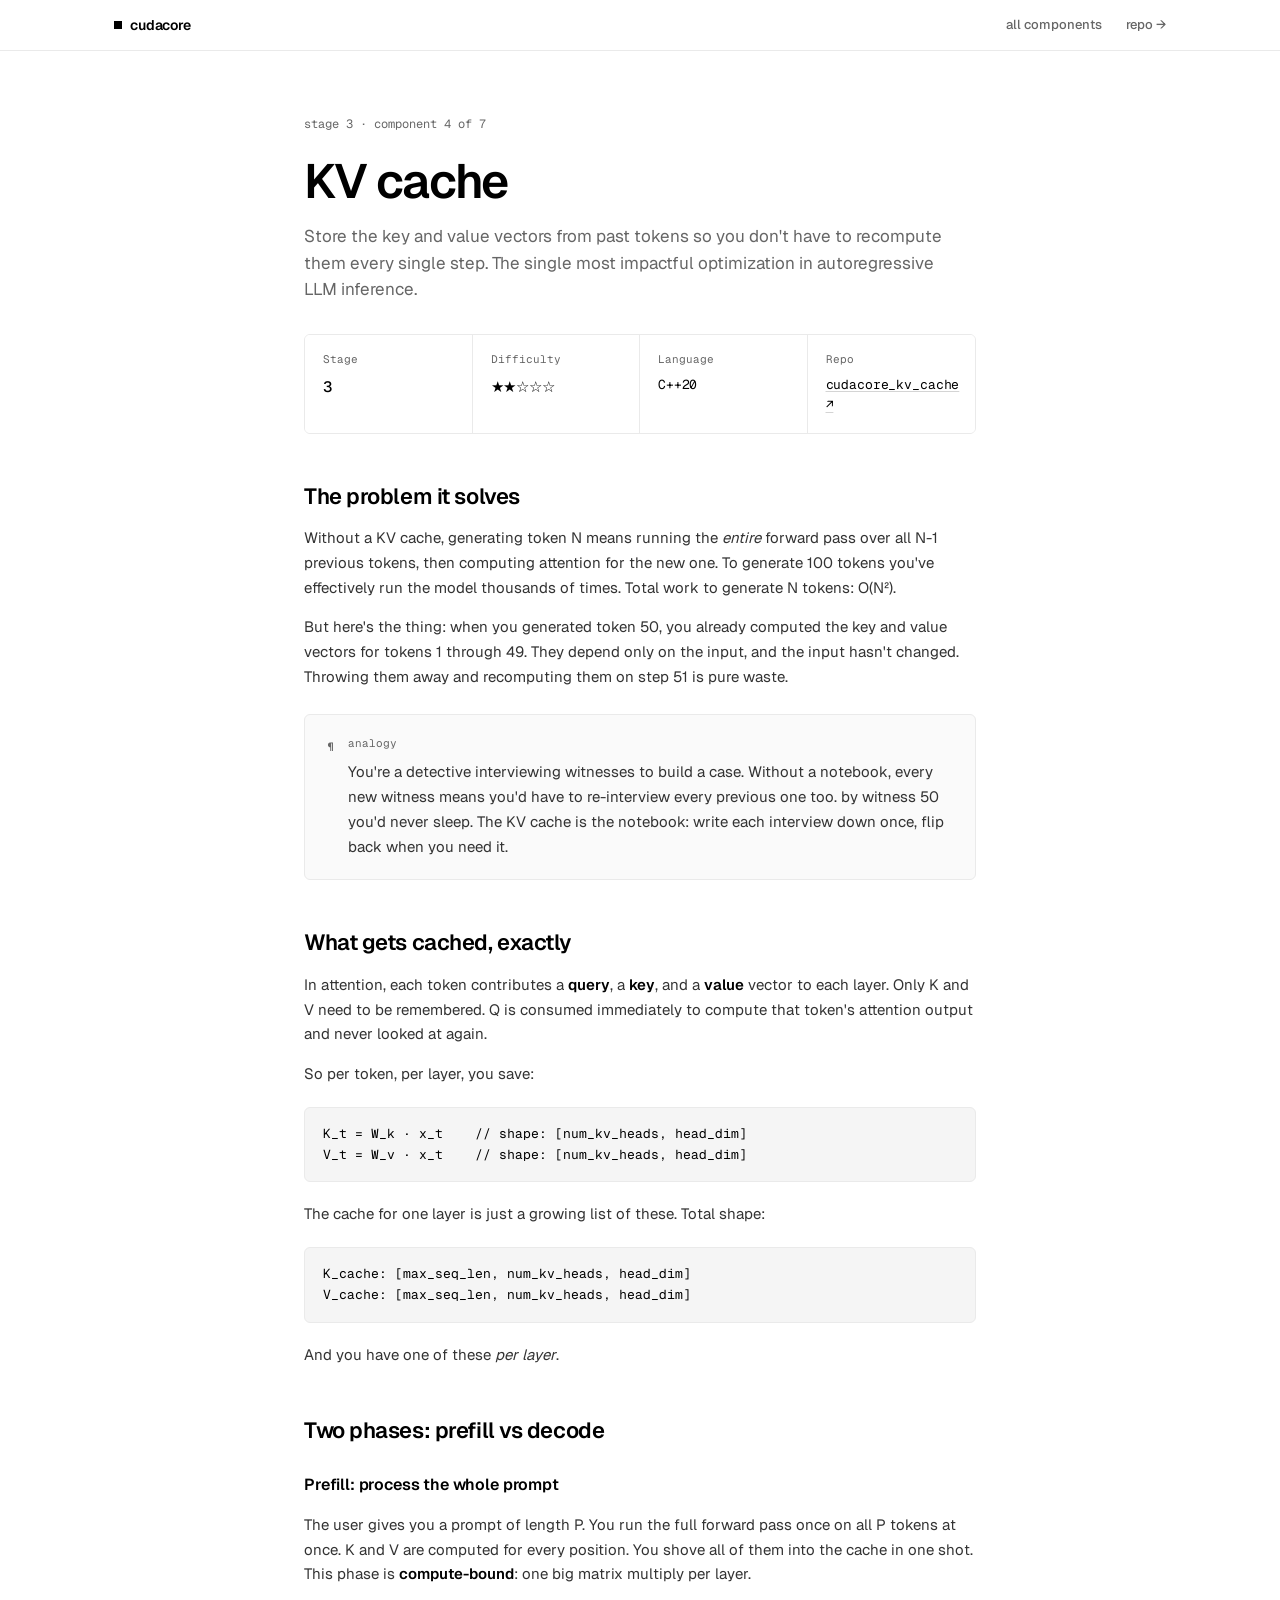
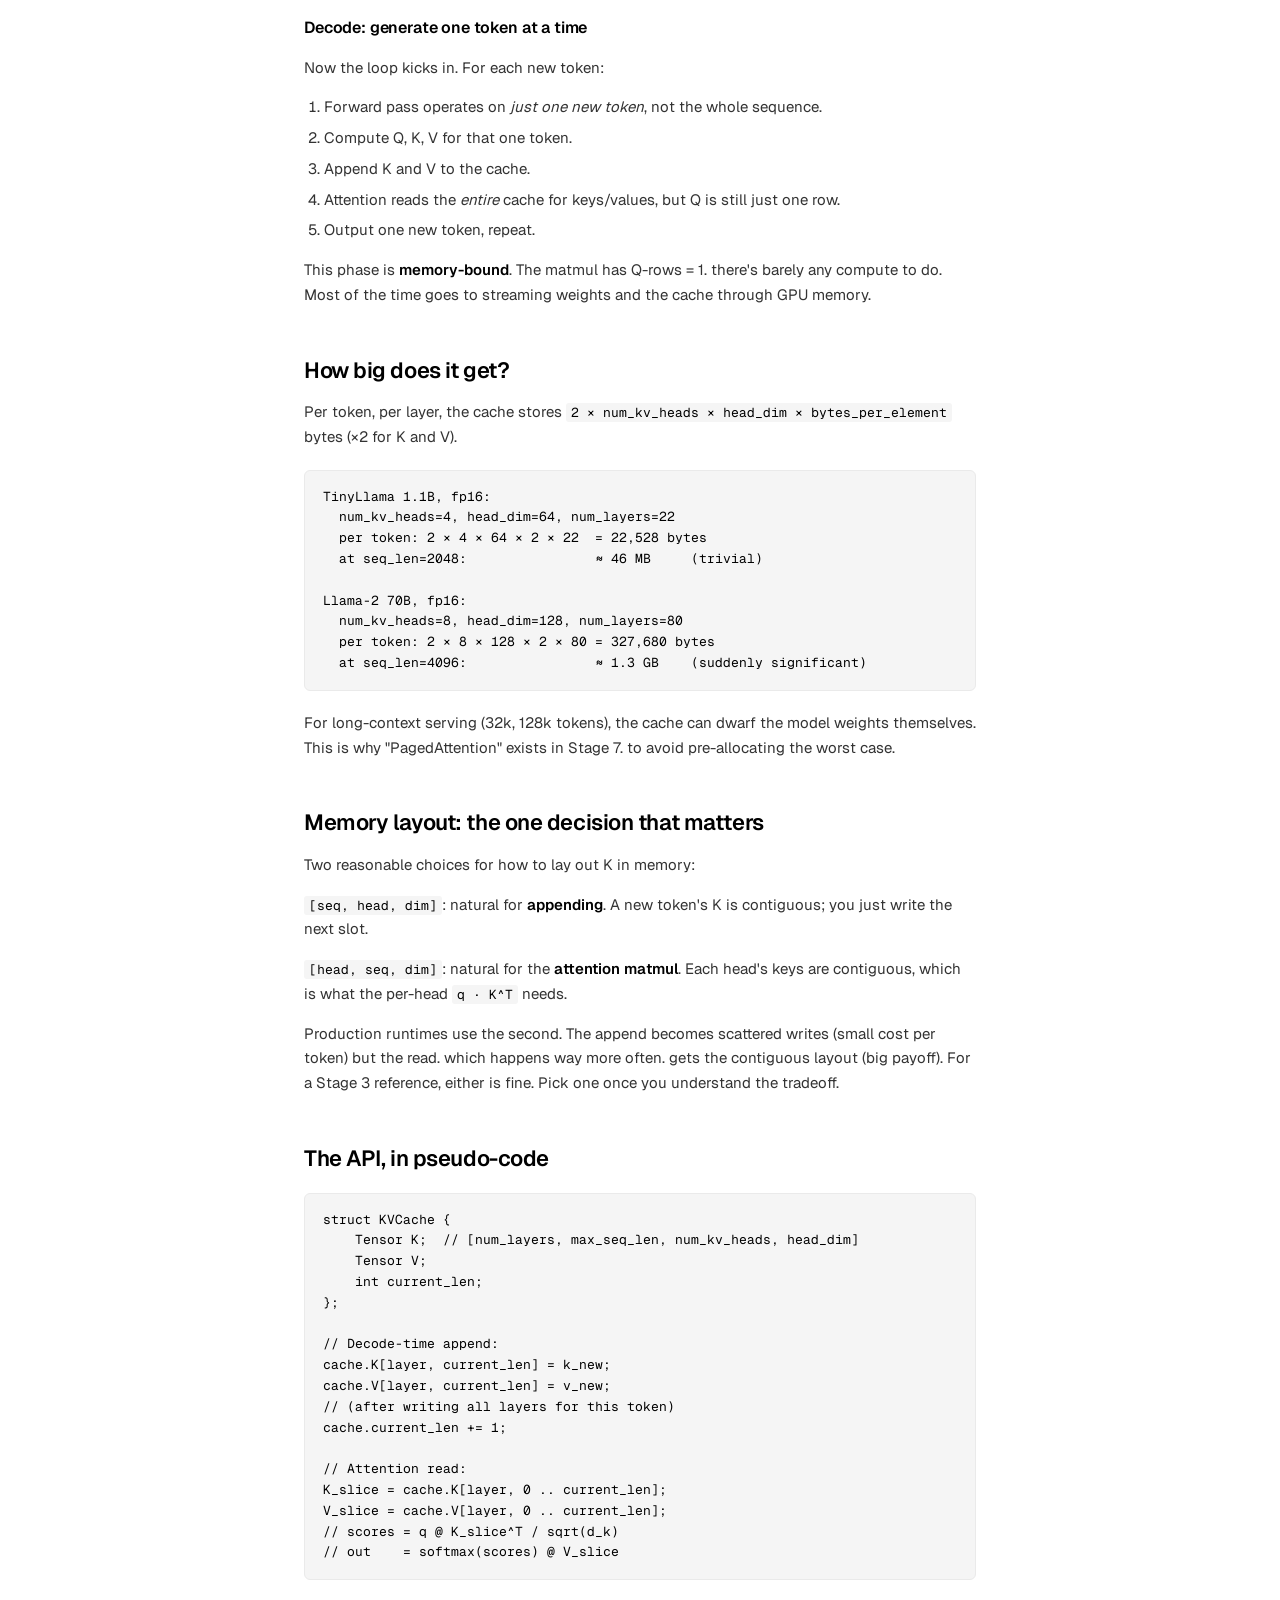
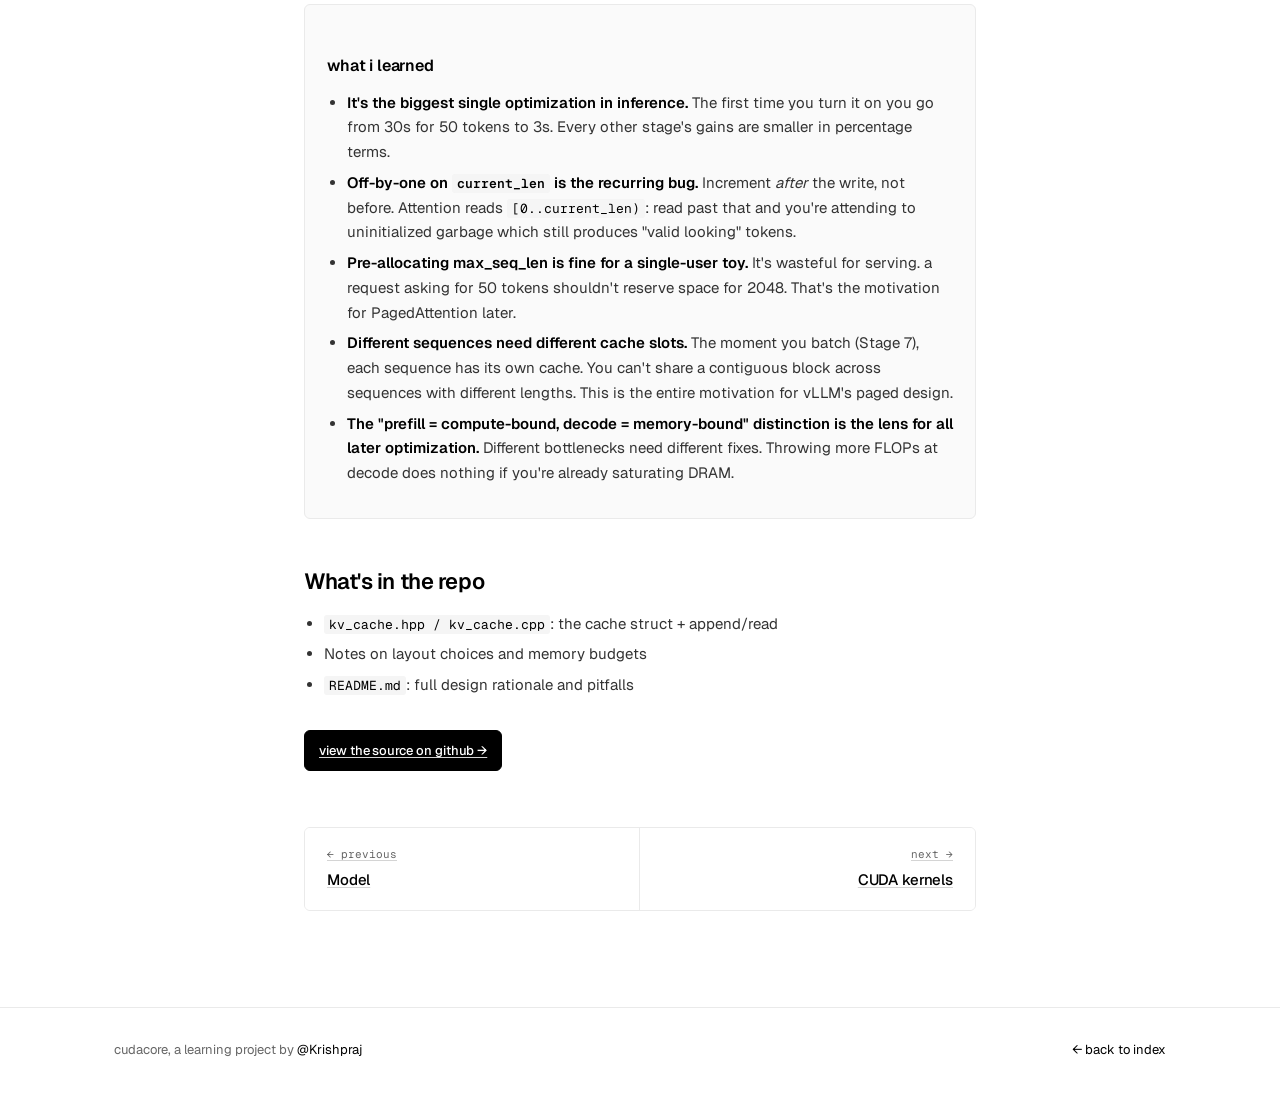
<file: components/kv_cache.html>
<!doctype html>
<html lang="en">
<head>
<meta charset="utf-8">
<meta name="viewport" content="width=device-width, initial-scale=1">
<title>KV cache · cudacore</title>
<meta name="description" content="Why the KV cache turns O(n²) generation into O(n), how it's laid out in memory, and why it eventually becomes the dominant memory cost in serving.">
<link rel="preconnect" href="https://fonts.googleapis.com">
<link rel="preconnect" href="https://fonts.gstatic.com" crossorigin>
<link href="https://fonts.googleapis.com/css2?family=Geist:wght@400;500;600;700&family=Geist+Mono:wght@400;500&display=swap" rel="stylesheet">
<link rel="stylesheet" href="../style.css">
</head>
<body>

<header class="topbar">
  <div class="topbar-inner">
    <a class="brand" href="../index.html" style="text-decoration:none;"><span class="dot"></span>cudacore</a>
    <nav class="topnav">
      <a href="../index.html#components">all components</a>
      <a href="https://github.com/Krishpraj/cudacore_kv_cache" target="_blank" rel="noopener">repo →</a>
    </nav>
  </div>
</header>

<article class="page">
  <div class="wrap">
    <div class="page-eyebrow">stage 3 · component 4 of 7</div>
    <h1>KV cache</h1>
    <p class="subhead">Store the key and value vectors from past tokens so you don't have to recompute them every single step. The single most impactful optimization in autoregressive LLM inference.</p>

    <div class="meta-panel">
      <div class="meta-item"><div class="label">Stage</div><div class="value">3</div></div>
      <div class="meta-item"><div class="label">Difficulty</div><div class="value">★★☆☆☆</div></div>
      <div class="meta-item"><div class="label">Language</div><div class="value mono">C++20</div></div>
      <div class="meta-item"><div class="label">Repo</div><div class="value mono"><a href="https://github.com/Krishpraj/cudacore_kv_cache" target="_blank" rel="noopener">cudacore_kv_cache ↗</a></div></div>
    </div>

    <h2>The problem it solves</h2>
    <p>Without a KV cache, generating token N means running the <em>entire</em> forward pass over all N-1 previous tokens, then computing attention for the new one. To generate 100 tokens you've effectively run the model thousands of times. Total work to generate N tokens: O(N²).</p>

    <p>But here's the thing: when you generated token 50, you already computed the key and value vectors for tokens 1 through 49. They depend only on the input, and the input hasn't changed. Throwing them away and recomputing them on step 51 is pure waste.</p>

    <div class="analogy">
      <div class="icon">¶</div>
      <div class="body">
        <div class="tag">analogy</div>
        <p>You're a detective interviewing witnesses to build a case. Without a notebook, every new witness means you'd have to re-interview every previous one too. by witness 50 you'd never sleep. The KV cache is the notebook: write each interview down once, flip back when you need it.</p>
      </div>
    </div>

    <h2>What gets cached, exactly</h2>
    <p>In attention, each token contributes a <strong>query</strong>, a <strong>key</strong>, and a <strong>value</strong> vector to each layer. Only K and V need to be remembered. Q is consumed immediately to compute that token's attention output and never looked at again.</p>

    <p>So per token, per layer, you save:</p>
<pre><code>K_t = W_k · x_t    // shape: [num_kv_heads, head_dim]
V_t = W_v · x_t    // shape: [num_kv_heads, head_dim]</code></pre>

    <p>The cache for one layer is just a growing list of these. Total shape:</p>
<pre><code>K_cache: [max_seq_len, num_kv_heads, head_dim]
V_cache: [max_seq_len, num_kv_heads, head_dim]</code></pre>

    <p>And you have one of these <em>per layer</em>.</p>

    <h2>Two phases: prefill vs decode</h2>

    <h3>Prefill: process the whole prompt</h3>
    <p>The user gives you a prompt of length P. You run the full forward pass once on all P tokens at once. K and V are computed for every position. You shove all of them into the cache in one shot. This phase is <strong>compute-bound</strong>: one big matrix multiply per layer.</p>

    <h3>Decode: generate one token at a time</h3>
    <p>Now the loop kicks in. For each new token:</p>
    <ol style="padding-left: 20px; color: #333;">
      <li>Forward pass operates on <em>just one new token</em>, not the whole sequence.</li>
      <li>Compute Q, K, V for that one token.</li>
      <li>Append K and V to the cache.</li>
      <li>Attention reads the <em>entire</em> cache for keys/values, but Q is still just one row.</li>
      <li>Output one new token, repeat.</li>
    </ol>
    <p>This phase is <strong>memory-bound</strong>. The matmul has Q-rows = 1. there's barely any compute to do. Most of the time goes to streaming weights and the cache through GPU memory.</p>

    <h2>How big does it get?</h2>
    <p>Per token, per layer, the cache stores <code>2 × num_kv_heads × head_dim × bytes_per_element</code> bytes (×2 for K and V).</p>

<pre><code>TinyLlama 1.1B, fp16:
  num_kv_heads=4, head_dim=64, num_layers=22
  per token: 2 × 4 × 64 × 2 × 22  = 22,528 bytes
  at seq_len=2048:                ≈ 46 MB     (trivial)

Llama-2 70B, fp16:
  num_kv_heads=8, head_dim=128, num_layers=80
  per token: 2 × 8 × 128 × 2 × 80 = 327,680 bytes
  at seq_len=4096:                ≈ 1.3 GB    (suddenly significant)</code></pre>

    <p>For long-context serving (32k, 128k tokens), the cache can dwarf the model weights themselves. This is why "PagedAttention" exists in Stage 7. to avoid pre-allocating the worst case.</p>

    <h2>Memory layout: the one decision that matters</h2>
    <p>Two reasonable choices for how to lay out K in memory:</p>

    <p><code>[seq, head, dim]</code>: natural for <strong>appending</strong>. A new token's K is contiguous; you just write the next slot.</p>
    <p><code>[head, seq, dim]</code>: natural for the <strong>attention matmul</strong>. Each head's keys are contiguous, which is what the per-head <code>q · K^T</code> needs.</p>

    <p>Production runtimes use the second. The append becomes scattered writes (small cost per token) but the read. which happens way more often. gets the contiguous layout (big payoff). For a Stage 3 reference, either is fine. Pick one once you understand the tradeoff.</p>

    <h2>The API, in pseudo-code</h2>
<pre><code>struct KVCache {
    Tensor K;  // [num_layers, max_seq_len, num_kv_heads, head_dim]
    Tensor V;
    int current_len;
};

// Decode-time append:
cache.K[layer, current_len] = k_new;
cache.V[layer, current_len] = v_new;
// (after writing all layers for this token)
cache.current_len += 1;

// Attention read:
K_slice = cache.K[layer, 0 .. current_len];
V_slice = cache.V[layer, 0 .. current_len];
// scores = q @ K_slice^T / sqrt(d_k)
// out    = softmax(scores) @ V_slice</code></pre>

    <div class="learned">
      <h3>what i learned</h3>
      <ul>
        <li><strong>It's the biggest single optimization in inference.</strong> The first time you turn it on you go from 30s for 50 tokens to 3s. Every other stage's gains are smaller in percentage terms.</li>
        <li><strong>Off-by-one on <code>current_len</code> is the recurring bug.</strong> Increment <em>after</em> the write, not before. Attention reads <code>[0..current_len)</code>: read past that and you're attending to uninitialized garbage which still produces "valid looking" tokens.</li>
        <li><strong>Pre-allocating max_seq_len is fine for a single-user toy.</strong> It's wasteful for serving. a request asking for 50 tokens shouldn't reserve space for 2048. That's the motivation for PagedAttention later.</li>
        <li><strong>Different sequences need different cache slots.</strong> The moment you batch (Stage 7), each sequence has its own cache. You can't share a contiguous block across sequences with different lengths. This is the entire motivation for vLLM's paged design.</li>
        <li><strong>The "prefill = compute-bound, decode = memory-bound" distinction is the lens for all later optimization.</strong> Different bottlenecks need different fixes. Throwing more FLOPs at decode does nothing if you're already saturating DRAM.</li>
      </ul>
    </div>

    <h2>What's in the repo</h2>
    <ul>
      <li><code>kv_cache.hpp / kv_cache.cpp</code>: the cache struct + append/read</li>
      <li>Notes on layout choices and memory budgets</li>
      <li><code>README.md</code>: full design rationale and pitfalls</li>
    </ul>

    <p style="margin-top: 32px;"><a class="btn primary" href="https://github.com/Krishpraj/cudacore_kv_cache" target="_blank" rel="noopener">view the source on github →</a></p>

    <nav class="pager">
      <a href="model.html"><div class="dir">← previous</div><div class="title">Model</div></a>
      <a class="next" href="cuda.html"><div class="dir">next →</div><div class="title">CUDA kernels</div></a>
    </nav>
  </div>
</article>

<footer class="site-foot">
  <div class="wrap">
    <div>cudacore, a learning project by <a href="https://github.com/Krishpraj" target="_blank" rel="noopener">@Krishpraj</a></div>
    <div><a href="../index.html">← back to index</a></div>
  </div>
</footer>

</body>
</html>
</file>
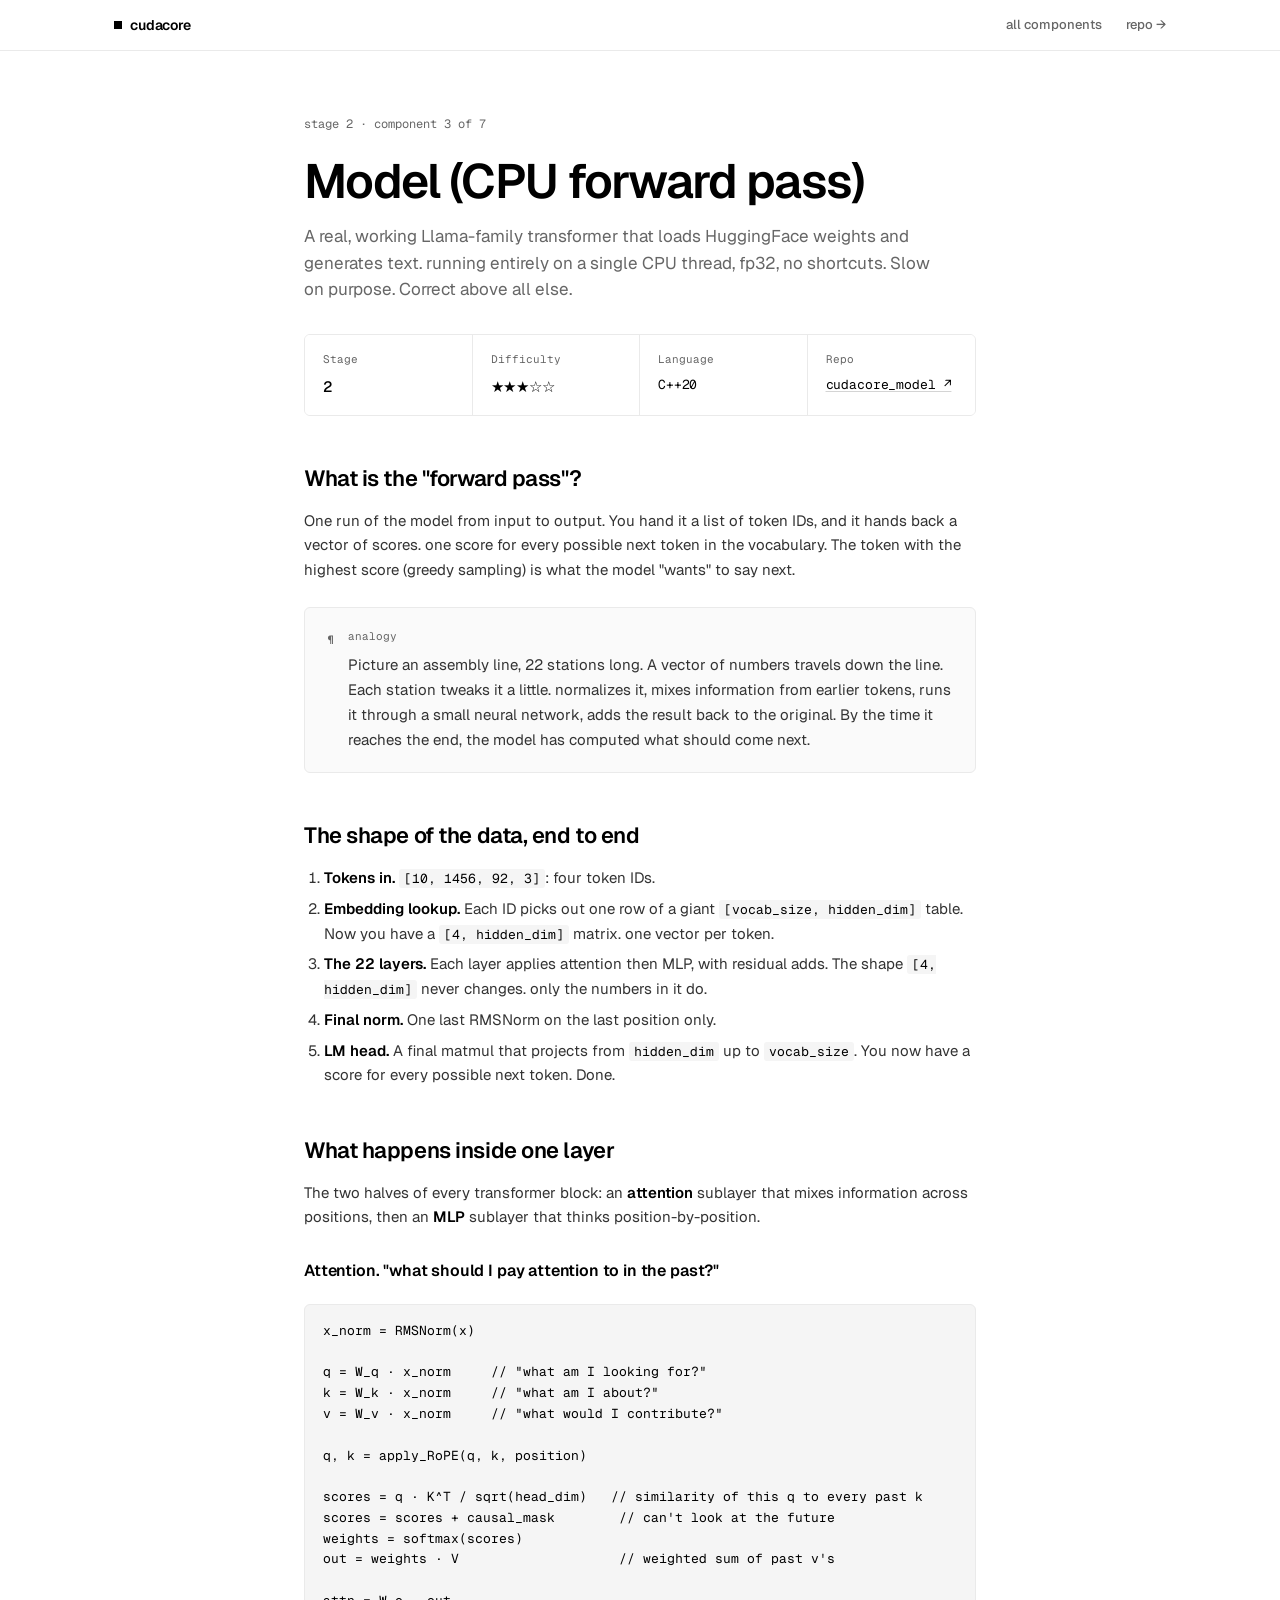
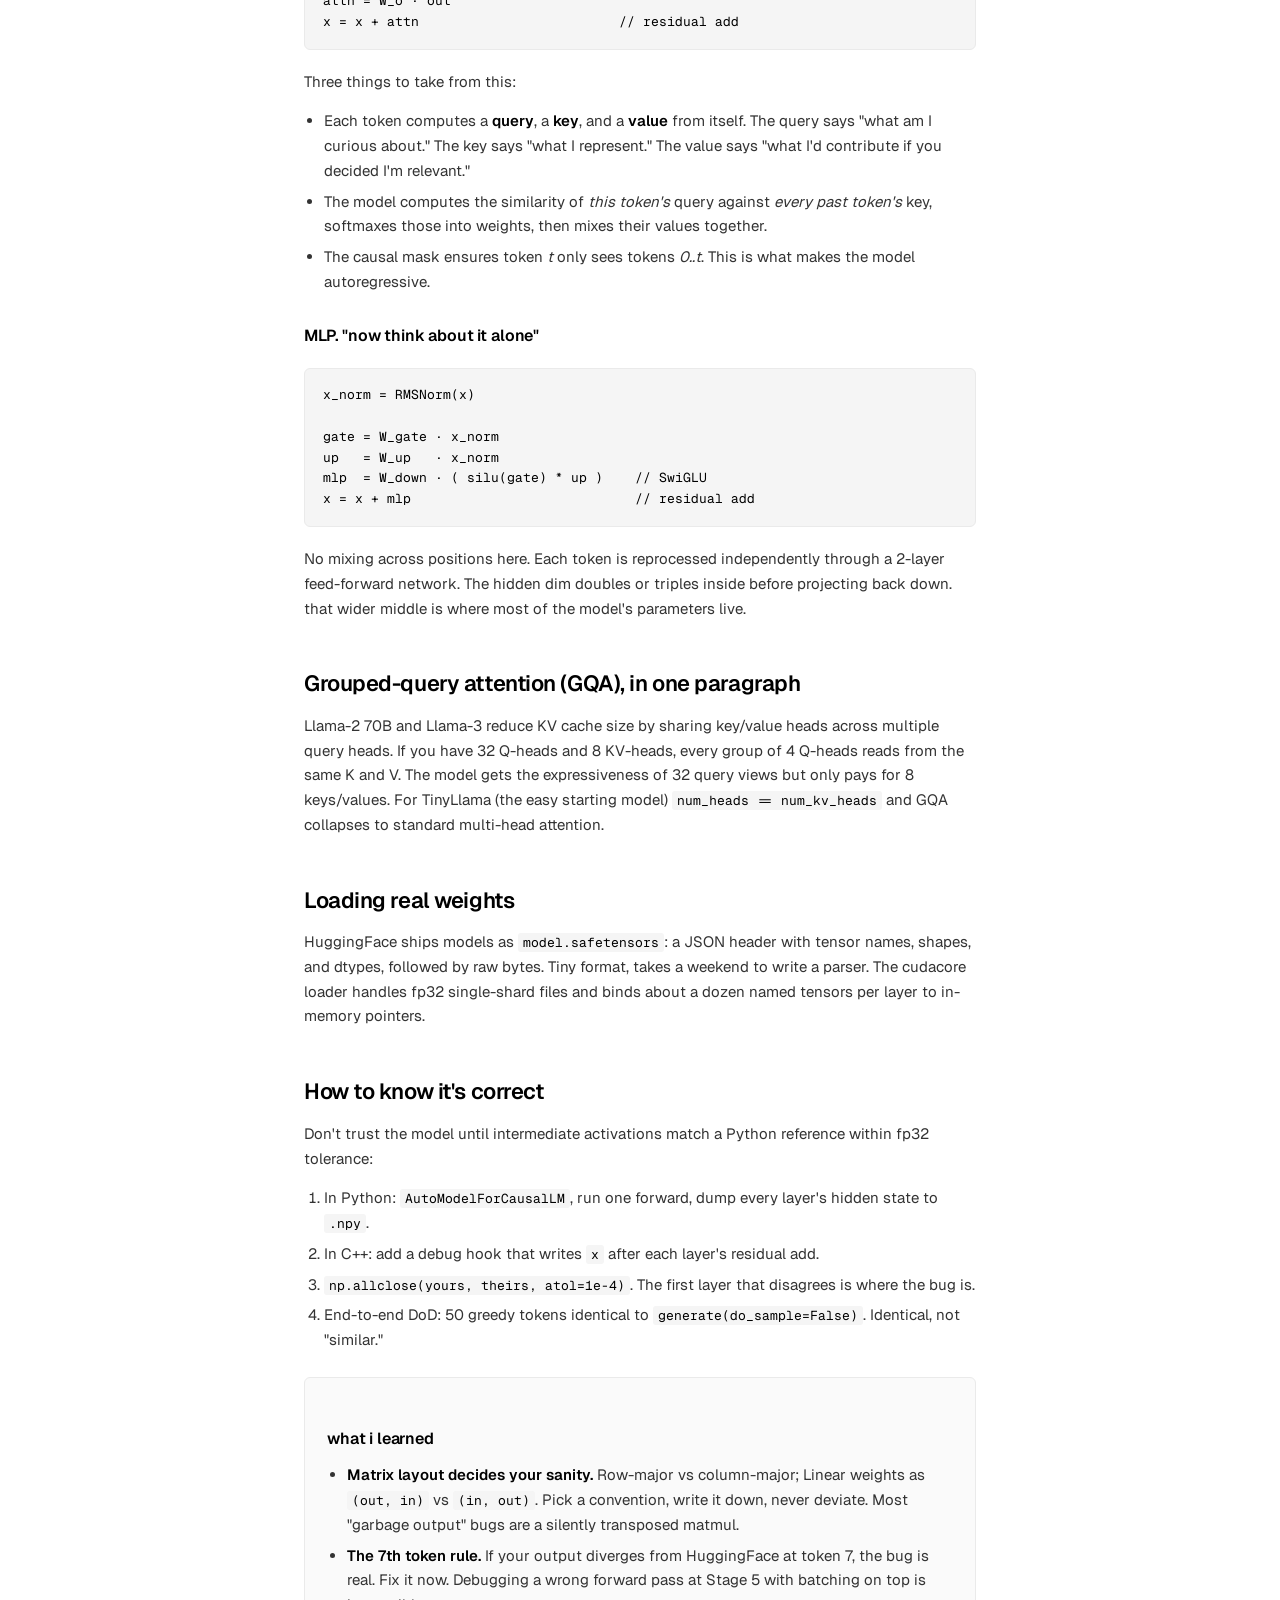
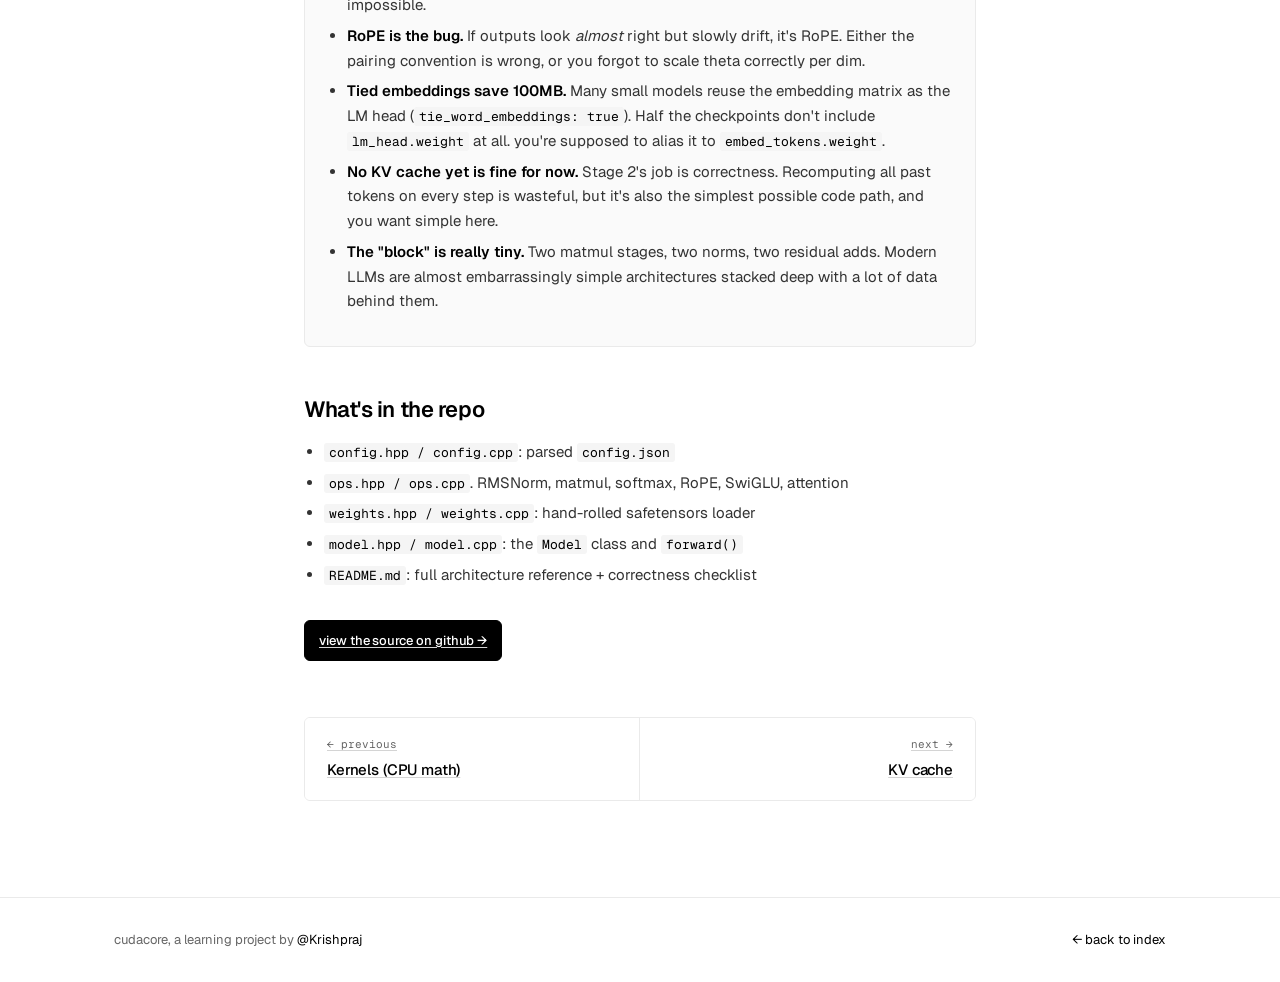
<file: components/model.html>
<!doctype html>
<html lang="en">
<head>
<meta charset="utf-8">
<meta name="viewport" content="width=device-width, initial-scale=1">
<title>Model (CPU forward pass) · cudacore</title>
<meta name="description" content="A Llama-style transformer running entirely on CPU in fp32. The slow, correct reference that every later optimization gets compared against.">
<link rel="preconnect" href="https://fonts.googleapis.com">
<link rel="preconnect" href="https://fonts.gstatic.com" crossorigin>
<link href="https://fonts.googleapis.com/css2?family=Geist:wght@400;500;600;700&family=Geist+Mono:wght@400;500&display=swap" rel="stylesheet">
<link rel="stylesheet" href="../style.css">
</head>
<body>

<header class="topbar">
  <div class="topbar-inner">
    <a class="brand" href="../index.html" style="text-decoration:none;"><span class="dot"></span>cudacore</a>
    <nav class="topnav">
      <a href="../index.html#components">all components</a>
      <a href="https://github.com/Krishpraj/cudacore_model" target="_blank" rel="noopener">repo →</a>
    </nav>
  </div>
</header>

<article class="page">
  <div class="wrap">
    <div class="page-eyebrow">stage 2 · component 3 of 7</div>
    <h1>Model (CPU forward pass)</h1>
    <p class="subhead">A real, working Llama-family transformer that loads HuggingFace weights and generates text. running entirely on a single CPU thread, fp32, no shortcuts. Slow on purpose. Correct above all else.</p>

    <div class="meta-panel">
      <div class="meta-item"><div class="label">Stage</div><div class="value">2</div></div>
      <div class="meta-item"><div class="label">Difficulty</div><div class="value">★★★☆☆</div></div>
      <div class="meta-item"><div class="label">Language</div><div class="value mono">C++20</div></div>
      <div class="meta-item"><div class="label">Repo</div><div class="value mono"><a href="https://github.com/Krishpraj/cudacore_model" target="_blank" rel="noopener">cudacore_model ↗</a></div></div>
    </div>

    <h2>What is the "forward pass"?</h2>
    <p>One run of the model from input to output. You hand it a list of token IDs, and it hands back a vector of scores. one score for every possible next token in the vocabulary. The token with the highest score (greedy sampling) is what the model "wants" to say next.</p>

    <div class="analogy">
      <div class="icon">¶</div>
      <div class="body">
        <div class="tag">analogy</div>
        <p>Picture an assembly line, 22 stations long. A vector of numbers travels down the line. Each station tweaks it a little. normalizes it, mixes information from earlier tokens, runs it through a small neural network, adds the result back to the original. By the time it reaches the end, the model has computed what should come next.</p>
      </div>
    </div>

    <h2>The shape of the data, end to end</h2>
    <ol style="padding-left: 20px; color: #333;">
      <li><strong>Tokens in.</strong> <code>[10, 1456, 92, 3]</code>: four token IDs.</li>
      <li><strong>Embedding lookup.</strong> Each ID picks out one row of a giant <code>[vocab_size, hidden_dim]</code> table. Now you have a <code>[4, hidden_dim]</code> matrix. one vector per token.</li>
      <li><strong>The 22 layers.</strong> Each layer applies attention then MLP, with residual adds. The shape <code>[4, hidden_dim]</code> never changes. only the numbers in it do.</li>
      <li><strong>Final norm.</strong> One last RMSNorm on the last position only.</li>
      <li><strong>LM head.</strong> A final matmul that projects from <code>hidden_dim</code> up to <code>vocab_size</code>. You now have a score for every possible next token. Done.</li>
    </ol>

    <h2>What happens inside one layer</h2>
    <p>The two halves of every transformer block: an <strong>attention</strong> sublayer that mixes information across positions, then an <strong>MLP</strong> sublayer that thinks position-by-position.</p>

    <h3>Attention. "what should I pay attention to in the past?"</h3>
<pre><code>x_norm = RMSNorm(x)

q = W_q · x_norm     // "what am I looking for?"
k = W_k · x_norm     // "what am I about?"
v = W_v · x_norm     // "what would I contribute?"

q, k = apply_RoPE(q, k, position)

scores = q · K^T / sqrt(head_dim)   // similarity of this q to every past k
scores = scores + causal_mask        // can't look at the future
weights = softmax(scores)
out = weights · V                    // weighted sum of past v's

attn = W_o · out
x = x + attn                         // residual add</code></pre>

    <p>Three things to take from this:</p>
    <ul>
      <li>Each token computes a <strong>query</strong>, a <strong>key</strong>, and a <strong>value</strong> from itself. The query says "what am I curious about." The key says "what I represent." The value says "what I'd contribute if you decided I'm relevant."</li>
      <li>The model computes the similarity of <em>this token's</em> query against <em>every past token's</em> key, softmaxes those into weights, then mixes their values together.</li>
      <li>The causal mask ensures token <em>t</em> only sees tokens <em>0..t</em>. This is what makes the model autoregressive.</li>
    </ul>

    <h3>MLP. "now think about it alone"</h3>
<pre><code>x_norm = RMSNorm(x)

gate = W_gate · x_norm
up   = W_up   · x_norm
mlp  = W_down · ( silu(gate) * up )    // SwiGLU
x = x + mlp                            // residual add</code></pre>

    <p>No mixing across positions here. Each token is reprocessed independently through a 2-layer feed-forward network. The hidden dim doubles or triples inside before projecting back down. that wider middle is where most of the model's parameters live.</p>

    <h2>Grouped-query attention (GQA), in one paragraph</h2>
    <p>Llama-2 70B and Llama-3 reduce KV cache size by sharing key/value heads across multiple query heads. If you have 32 Q-heads and 8 KV-heads, every group of 4 Q-heads reads from the same K and V. The model gets the expressiveness of 32 query views but only pays for 8 keys/values. For TinyLlama (the easy starting model) <code>num_heads == num_kv_heads</code> and GQA collapses to standard multi-head attention.</p>

    <h2>Loading real weights</h2>
    <p>HuggingFace ships models as <code>model.safetensors</code>: a JSON header with tensor names, shapes, and dtypes, followed by raw bytes. Tiny format, takes a weekend to write a parser. The cudacore loader handles fp32 single-shard files and binds about a dozen named tensors per layer to in-memory pointers.</p>

    <h2>How to know it's correct</h2>
    <p>Don't trust the model until intermediate activations match a Python reference within fp32 tolerance:</p>
    <ol style="padding-left: 20px; color: #333;">
      <li>In Python: <code>AutoModelForCausalLM</code>, run one forward, dump every layer's hidden state to <code>.npy</code>.</li>
      <li>In C++: add a debug hook that writes <code>x</code> after each layer's residual add.</li>
      <li><code>np.allclose(yours, theirs, atol=1e-4)</code>. The first layer that disagrees is where the bug is.</li>
      <li>End-to-end DoD: 50 greedy tokens identical to <code>generate(do_sample=False)</code>. Identical, not "similar."</li>
    </ol>

    <div class="learned">
      <h3>what i learned</h3>
      <ul>
        <li><strong>Matrix layout decides your sanity.</strong> Row-major vs column-major; Linear weights as <code>(out, in)</code> vs <code>(in, out)</code>. Pick a convention, write it down, never deviate. Most "garbage output" bugs are a silently transposed matmul.</li>
        <li><strong>The 7th token rule.</strong> If your output diverges from HuggingFace at token 7, the bug is real. Fix it now. Debugging a wrong forward pass at Stage 5 with batching on top is impossible.</li>
        <li><strong>RoPE is the bug.</strong> If outputs look <em>almost</em> right but slowly drift, it's RoPE. Either the pairing convention is wrong, or you forgot to scale theta correctly per dim.</li>
        <li><strong>Tied embeddings save 100MB.</strong> Many small models reuse the embedding matrix as the LM head (<code>tie_word_embeddings: true</code>). Half the checkpoints don't include <code>lm_head.weight</code> at all. you're supposed to alias it to <code>embed_tokens.weight</code>.</li>
        <li><strong>No KV cache yet is fine for now.</strong> Stage 2's job is correctness. Recomputing all past tokens on every step is wasteful, but it's also the simplest possible code path, and you want simple here.</li>
        <li><strong>The "block" is really tiny.</strong> Two matmul stages, two norms, two residual adds. Modern LLMs are almost embarrassingly simple architectures stacked deep with a lot of data behind them.</li>
      </ul>
    </div>

    <h2>What's in the repo</h2>
    <ul>
      <li><code>config.hpp / config.cpp</code>: parsed <code>config.json</code></li>
      <li><code>ops.hpp / ops.cpp</code>. RMSNorm, matmul, softmax, RoPE, SwiGLU, attention</li>
      <li><code>weights.hpp / weights.cpp</code>: hand-rolled safetensors loader</li>
      <li><code>model.hpp / model.cpp</code>: the <code>Model</code> class and <code>forward()</code></li>
      <li><code>README.md</code>: full architecture reference + correctness checklist</li>
    </ul>

    <p style="margin-top: 32px;"><a class="btn primary" href="https://github.com/Krishpraj/cudacore_model" target="_blank" rel="noopener">view the source on github →</a></p>

    <nav class="pager">
      <a href="kernels.html"><div class="dir">← previous</div><div class="title">Kernels (CPU math)</div></a>
      <a class="next" href="kv_cache.html"><div class="dir">next →</div><div class="title">KV cache</div></a>
    </nav>
  </div>
</article>

<footer class="site-foot">
  <div class="wrap">
    <div>cudacore, a learning project by <a href="https://github.com/Krishpraj" target="_blank" rel="noopener">@Krishpraj</a></div>
    <div><a href="../index.html">← back to index</a></div>
  </div>
</footer>

</body>
</html>
</file>
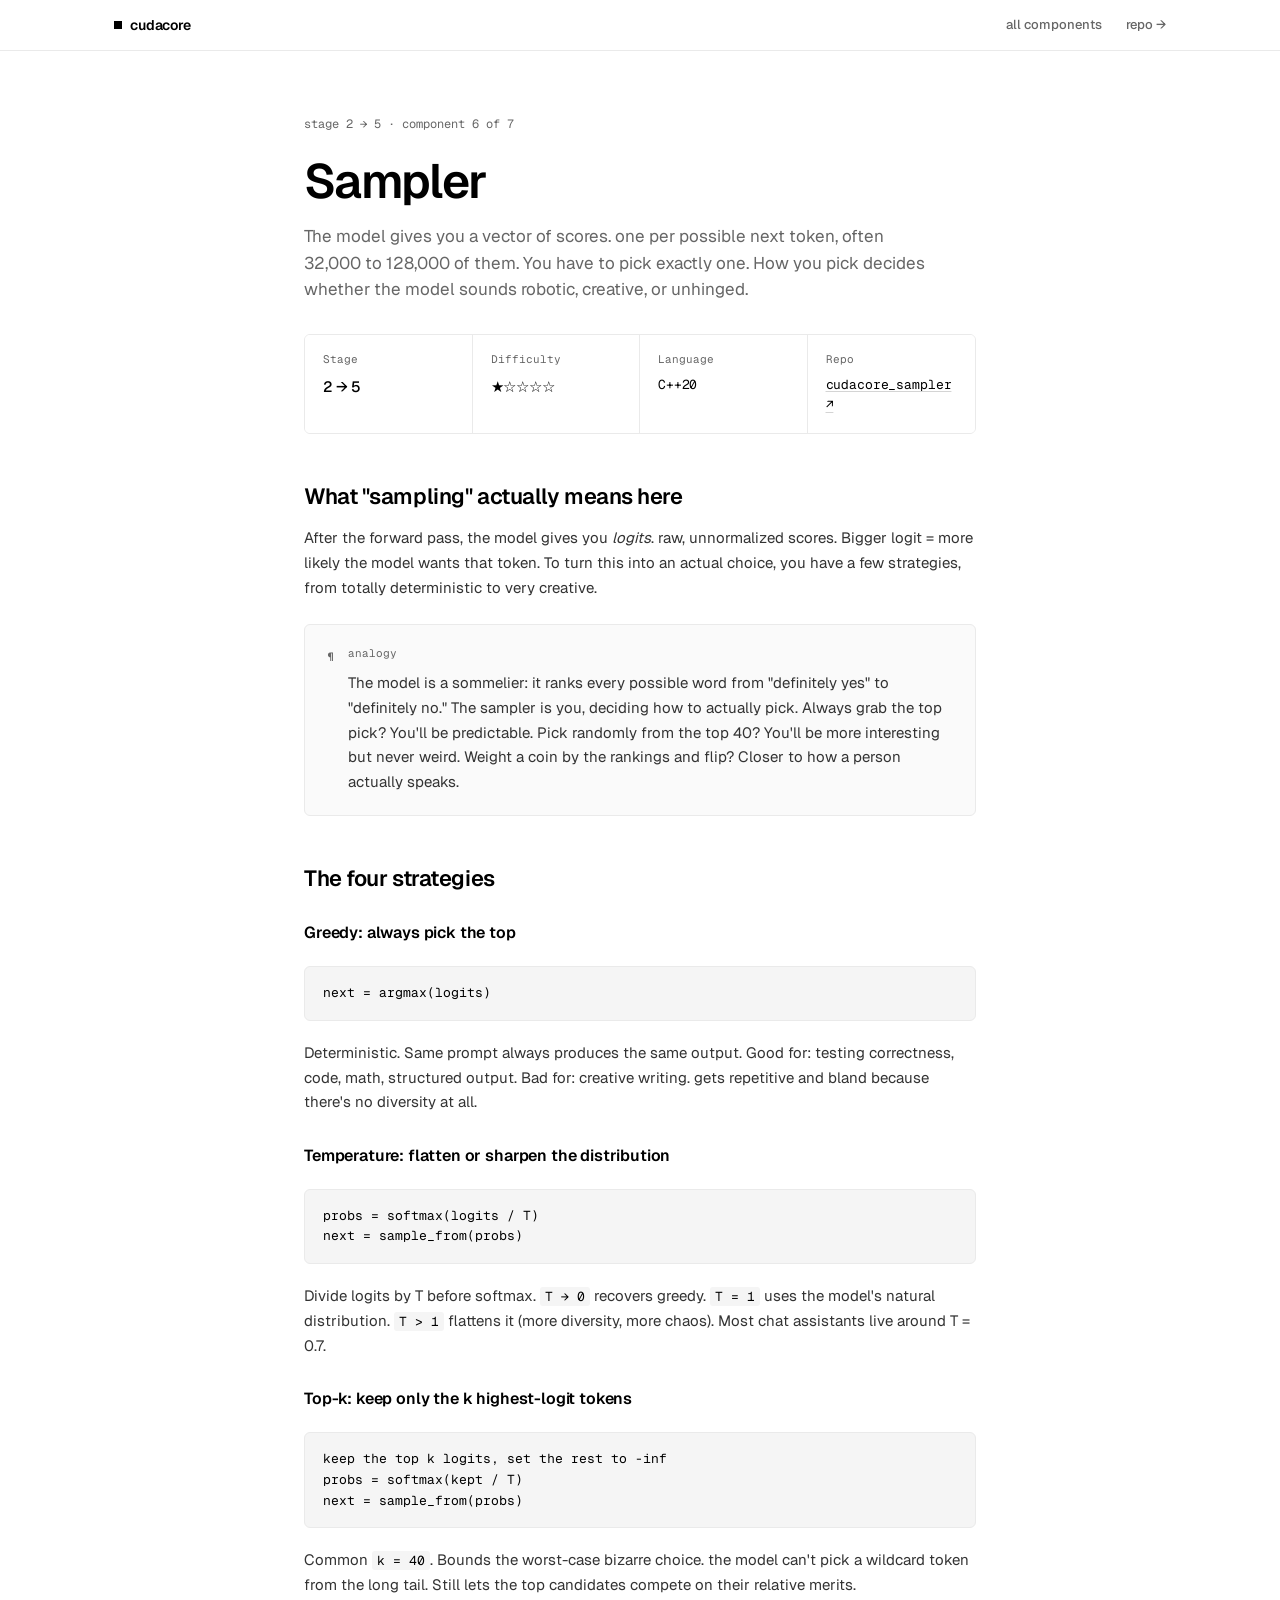
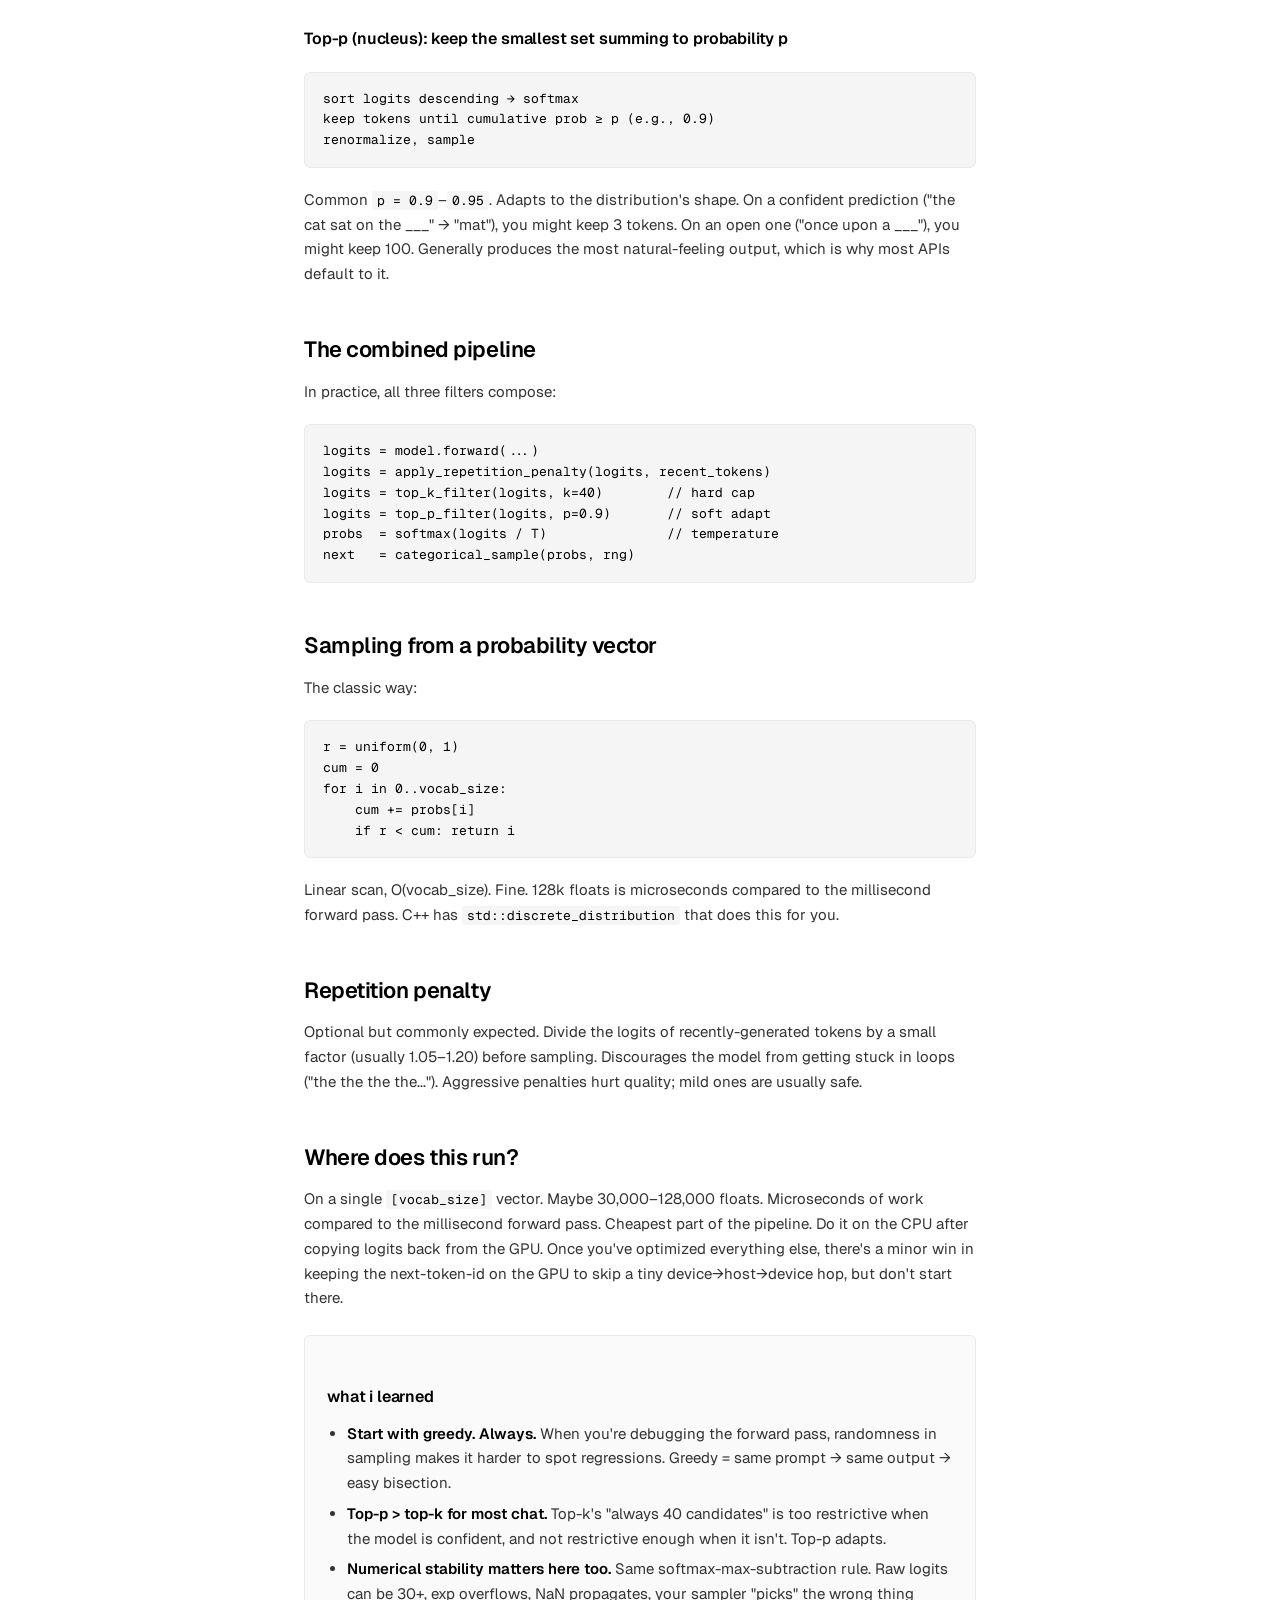
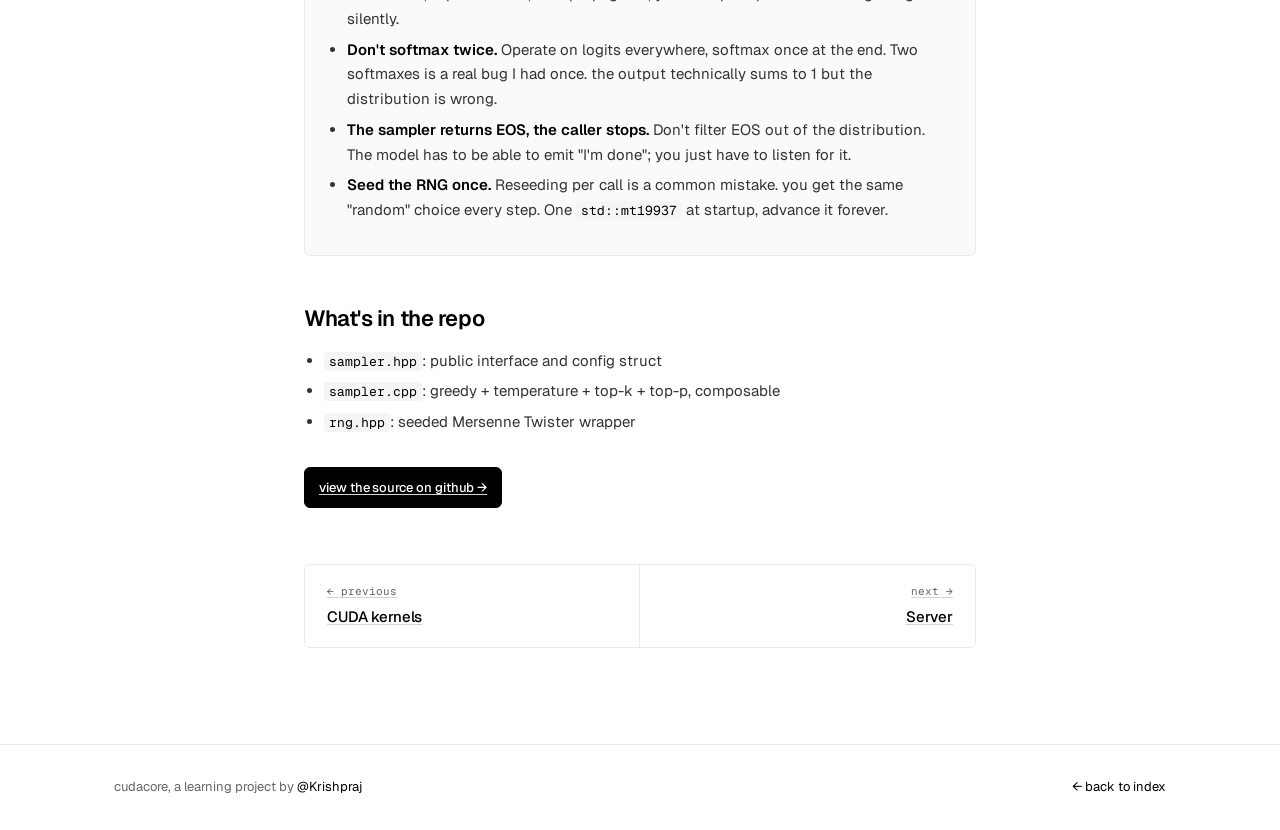
<file: components/sampler.html>
<!doctype html>
<html lang="en">
<head>
<meta charset="utf-8">
<meta name="viewport" content="width=device-width, initial-scale=1">
<title>Sampler · cudacore</title>
<meta name="description" content="Given a vector of scores over the vocabulary, pick one token. Greedy, temperature, top-k, top-p. Tiny code, huge effect on output style.">
<link rel="preconnect" href="https://fonts.googleapis.com">
<link rel="preconnect" href="https://fonts.gstatic.com" crossorigin>
<link href="https://fonts.googleapis.com/css2?family=Geist:wght@400;500;600;700&family=Geist+Mono:wght@400;500&display=swap" rel="stylesheet">
<link rel="stylesheet" href="../style.css">
</head>
<body>

<header class="topbar">
  <div class="topbar-inner">
    <a class="brand" href="../index.html" style="text-decoration:none;"><span class="dot"></span>cudacore</a>
    <nav class="topnav">
      <a href="../index.html#components">all components</a>
      <a href="https://github.com/Krishpraj/cudacore_sampler" target="_blank" rel="noopener">repo →</a>
    </nav>
  </div>
</header>

<article class="page">
  <div class="wrap">
    <div class="page-eyebrow">stage 2 → 5 · component 6 of 7</div>
    <h1>Sampler</h1>
    <p class="subhead">The model gives you a vector of scores. one per possible next token, often 32,000 to 128,000 of them. You have to pick exactly one. How you pick decides whether the model sounds robotic, creative, or unhinged.</p>

    <div class="meta-panel">
      <div class="meta-item"><div class="label">Stage</div><div class="value">2 → 5</div></div>
      <div class="meta-item"><div class="label">Difficulty</div><div class="value">★☆☆☆☆</div></div>
      <div class="meta-item"><div class="label">Language</div><div class="value mono">C++20</div></div>
      <div class="meta-item"><div class="label">Repo</div><div class="value mono"><a href="https://github.com/Krishpraj/cudacore_sampler" target="_blank" rel="noopener">cudacore_sampler ↗</a></div></div>
    </div>

    <h2>What "sampling" actually means here</h2>
    <p>After the forward pass, the model gives you <em>logits</em>. raw, unnormalized scores. Bigger logit = more likely the model wants that token. To turn this into an actual choice, you have a few strategies, from totally deterministic to very creative.</p>

    <div class="analogy">
      <div class="icon">¶</div>
      <div class="body">
        <div class="tag">analogy</div>
        <p>The model is a sommelier: it ranks every possible word from "definitely yes" to "definitely no." The sampler is you, deciding how to actually pick. Always grab the top pick? You'll be predictable. Pick randomly from the top 40? You'll be more interesting but never weird. Weight a coin by the rankings and flip? Closer to how a person actually speaks.</p>
      </div>
    </div>

    <h2>The four strategies</h2>

    <h3>Greedy: always pick the top</h3>
<pre><code>next = argmax(logits)</code></pre>
    <p>Deterministic. Same prompt always produces the same output. Good for: testing correctness, code, math, structured output. Bad for: creative writing. gets repetitive and bland because there's no diversity at all.</p>

    <h3>Temperature: flatten or sharpen the distribution</h3>
<pre><code>probs = softmax(logits / T)
next = sample_from(probs)</code></pre>
    <p>Divide logits by T before softmax. <code>T → 0</code> recovers greedy. <code>T = 1</code> uses the model's natural distribution. <code>T &gt; 1</code> flattens it (more diversity, more chaos). Most chat assistants live around T = 0.7.</p>

    <h3>Top-k: keep only the k highest-logit tokens</h3>
<pre><code>keep the top k logits, set the rest to -inf
probs = softmax(kept / T)
next = sample_from(probs)</code></pre>
    <p>Common <code>k = 40</code>. Bounds the worst-case bizarre choice. the model can't pick a wildcard token from the long tail. Still lets the top candidates compete on their relative merits.</p>

    <h3>Top-p (nucleus): keep the smallest set summing to probability p</h3>
<pre><code>sort logits descending → softmax
keep tokens until cumulative prob ≥ p (e.g., 0.9)
renormalize, sample</code></pre>
    <p>Common <code>p = 0.9</code>–<code>0.95</code>. Adapts to the distribution's shape. On a confident prediction ("the cat sat on the ___" → "mat"), you might keep 3 tokens. On an open one ("once upon a ___"), you might keep 100. Generally produces the most natural-feeling output, which is why most APIs default to it.</p>

    <h2>The combined pipeline</h2>
    <p>In practice, all three filters compose:</p>
<pre><code>logits = model.forward(...)
logits = apply_repetition_penalty(logits, recent_tokens)
logits = top_k_filter(logits, k=40)        // hard cap
logits = top_p_filter(logits, p=0.9)       // soft adapt
probs  = softmax(logits / T)               // temperature
next   = categorical_sample(probs, rng)</code></pre>

    <h2>Sampling from a probability vector</h2>
    <p>The classic way:</p>
<pre><code>r = uniform(0, 1)
cum = 0
for i in 0..vocab_size:
    cum += probs[i]
    if r &lt; cum: return i</code></pre>
    <p>Linear scan, O(vocab_size). Fine. 128k floats is microseconds compared to the millisecond forward pass. C++ has <code>std::discrete_distribution</code> that does this for you.</p>

    <h2>Repetition penalty</h2>
    <p>Optional but commonly expected. Divide the logits of recently-generated tokens by a small factor (usually 1.05–1.20) before sampling. Discourages the model from getting stuck in loops ("the the the the..."). Aggressive penalties hurt quality; mild ones are usually safe.</p>

    <h2>Where does this run?</h2>
    <p>On a single <code>[vocab_size]</code> vector. Maybe 30,000–128,000 floats. Microseconds of work compared to the millisecond forward pass. Cheapest part of the pipeline. Do it on the CPU after copying logits back from the GPU. Once you've optimized everything else, there's a minor win in keeping the next-token-id on the GPU to skip a tiny device→host→device hop, but don't start there.</p>

    <div class="learned">
      <h3>what i learned</h3>
      <ul>
        <li><strong>Start with greedy. Always.</strong> When you're debugging the forward pass, randomness in sampling makes it harder to spot regressions. Greedy = same prompt → same output → easy bisection.</li>
        <li><strong>Top-p &gt; top-k for most chat.</strong> Top-k's "always 40 candidates" is too restrictive when the model is confident, and not restrictive enough when it isn't. Top-p adapts.</li>
        <li><strong>Numerical stability matters here too.</strong> Same softmax-max-subtraction rule. Raw logits can be 30+, exp overflows, NaN propagates, your sampler "picks" the wrong thing silently.</li>
        <li><strong>Don't softmax twice.</strong> Operate on logits everywhere, softmax once at the end. Two softmaxes is a real bug I had once. the output technically sums to 1 but the distribution is wrong.</li>
        <li><strong>The sampler returns EOS, the caller stops.</strong> Don't filter EOS out of the distribution. The model has to be able to emit "I'm done"; you just have to listen for it.</li>
        <li><strong>Seed the RNG once.</strong> Reseeding per call is a common mistake. you get the same "random" choice every step. One <code>std::mt19937</code> at startup, advance it forever.</li>
      </ul>
    </div>

    <h2>What's in the repo</h2>
    <ul>
      <li><code>sampler.hpp</code>: public interface and config struct</li>
      <li><code>sampler.cpp</code>: greedy + temperature + top-k + top-p, composable</li>
      <li><code>rng.hpp</code>: seeded Mersenne Twister wrapper</li>
    </ul>

    <p style="margin-top: 32px;"><a class="btn primary" href="https://github.com/Krishpraj/cudacore_sampler" target="_blank" rel="noopener">view the source on github →</a></p>

    <nav class="pager">
      <a href="cuda.html"><div class="dir">← previous</div><div class="title">CUDA kernels</div></a>
      <a class="next" href="server.html"><div class="dir">next →</div><div class="title">Server</div></a>
    </nav>
  </div>
</article>

<footer class="site-foot">
  <div class="wrap">
    <div>cudacore, a learning project by <a href="https://github.com/Krishpraj" target="_blank" rel="noopener">@Krishpraj</a></div>
    <div><a href="../index.html">← back to index</a></div>
  </div>
</footer>

</body>
</html>
</file>
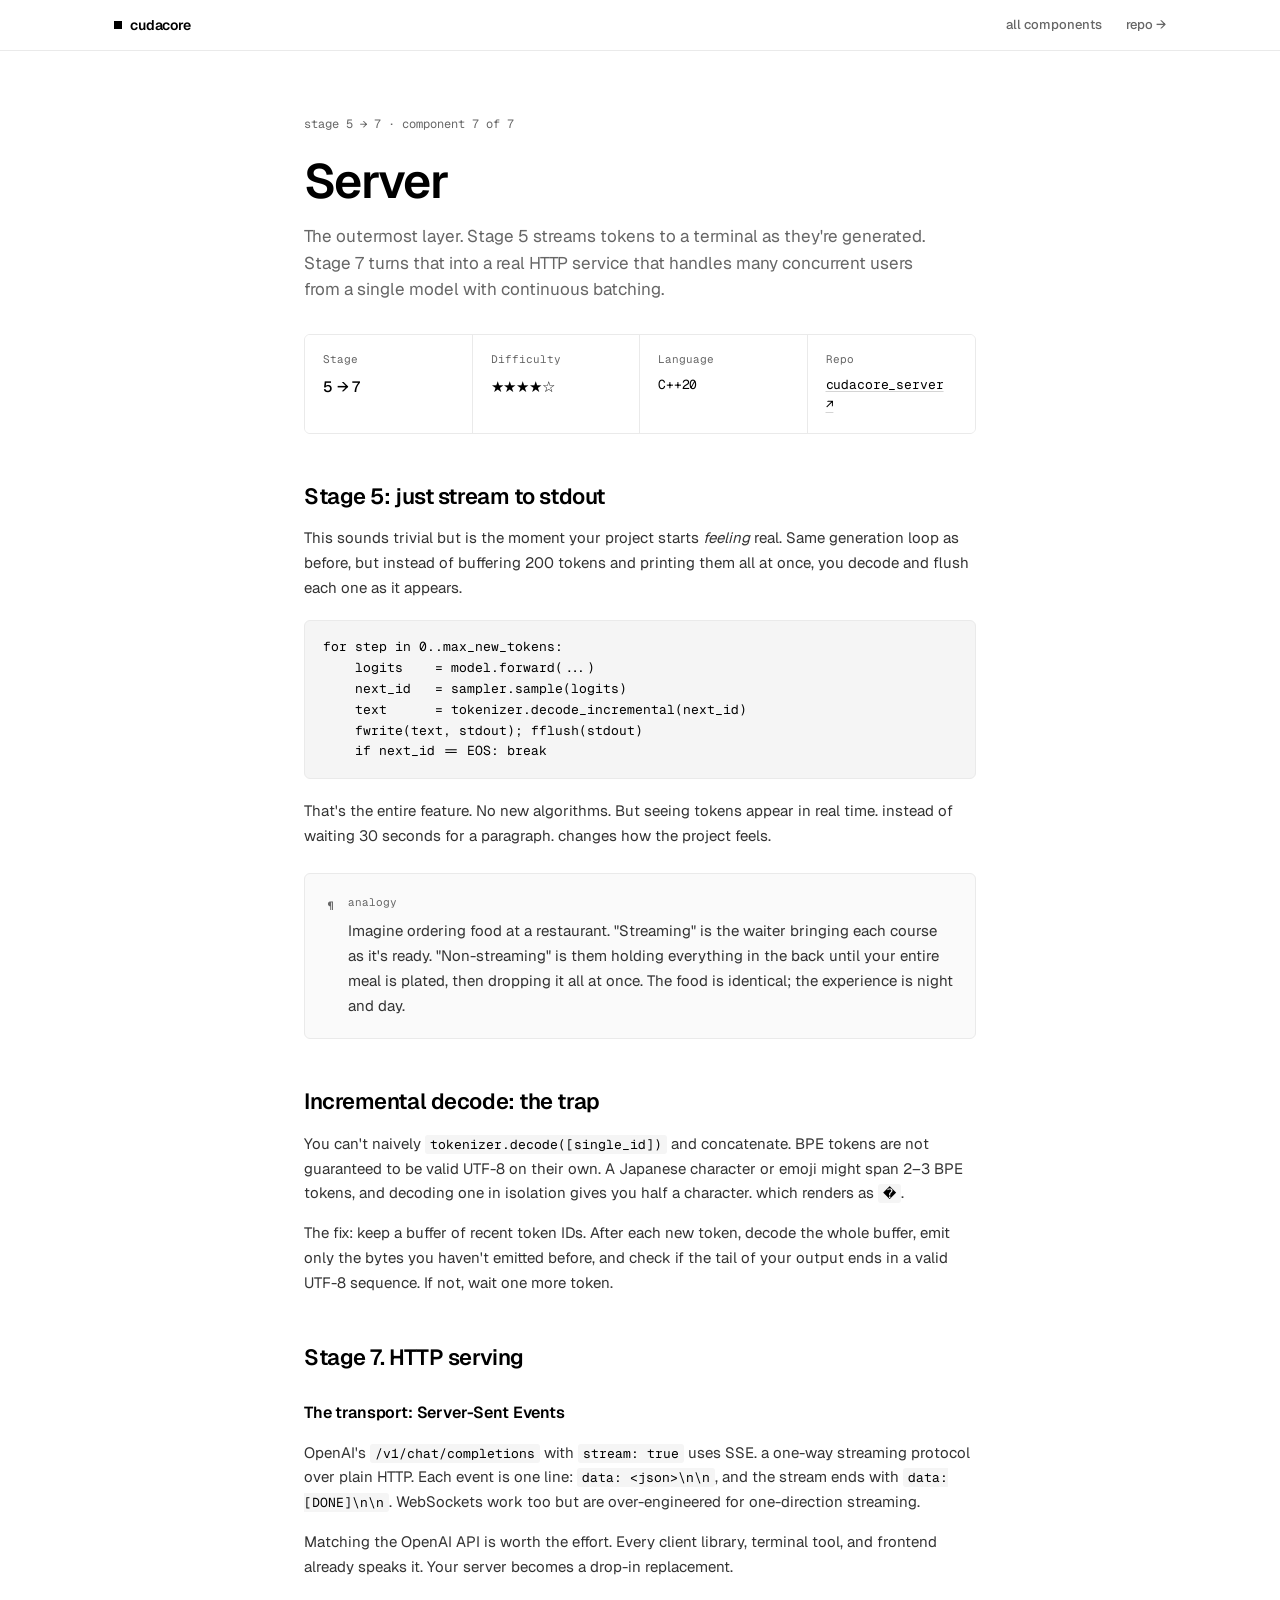
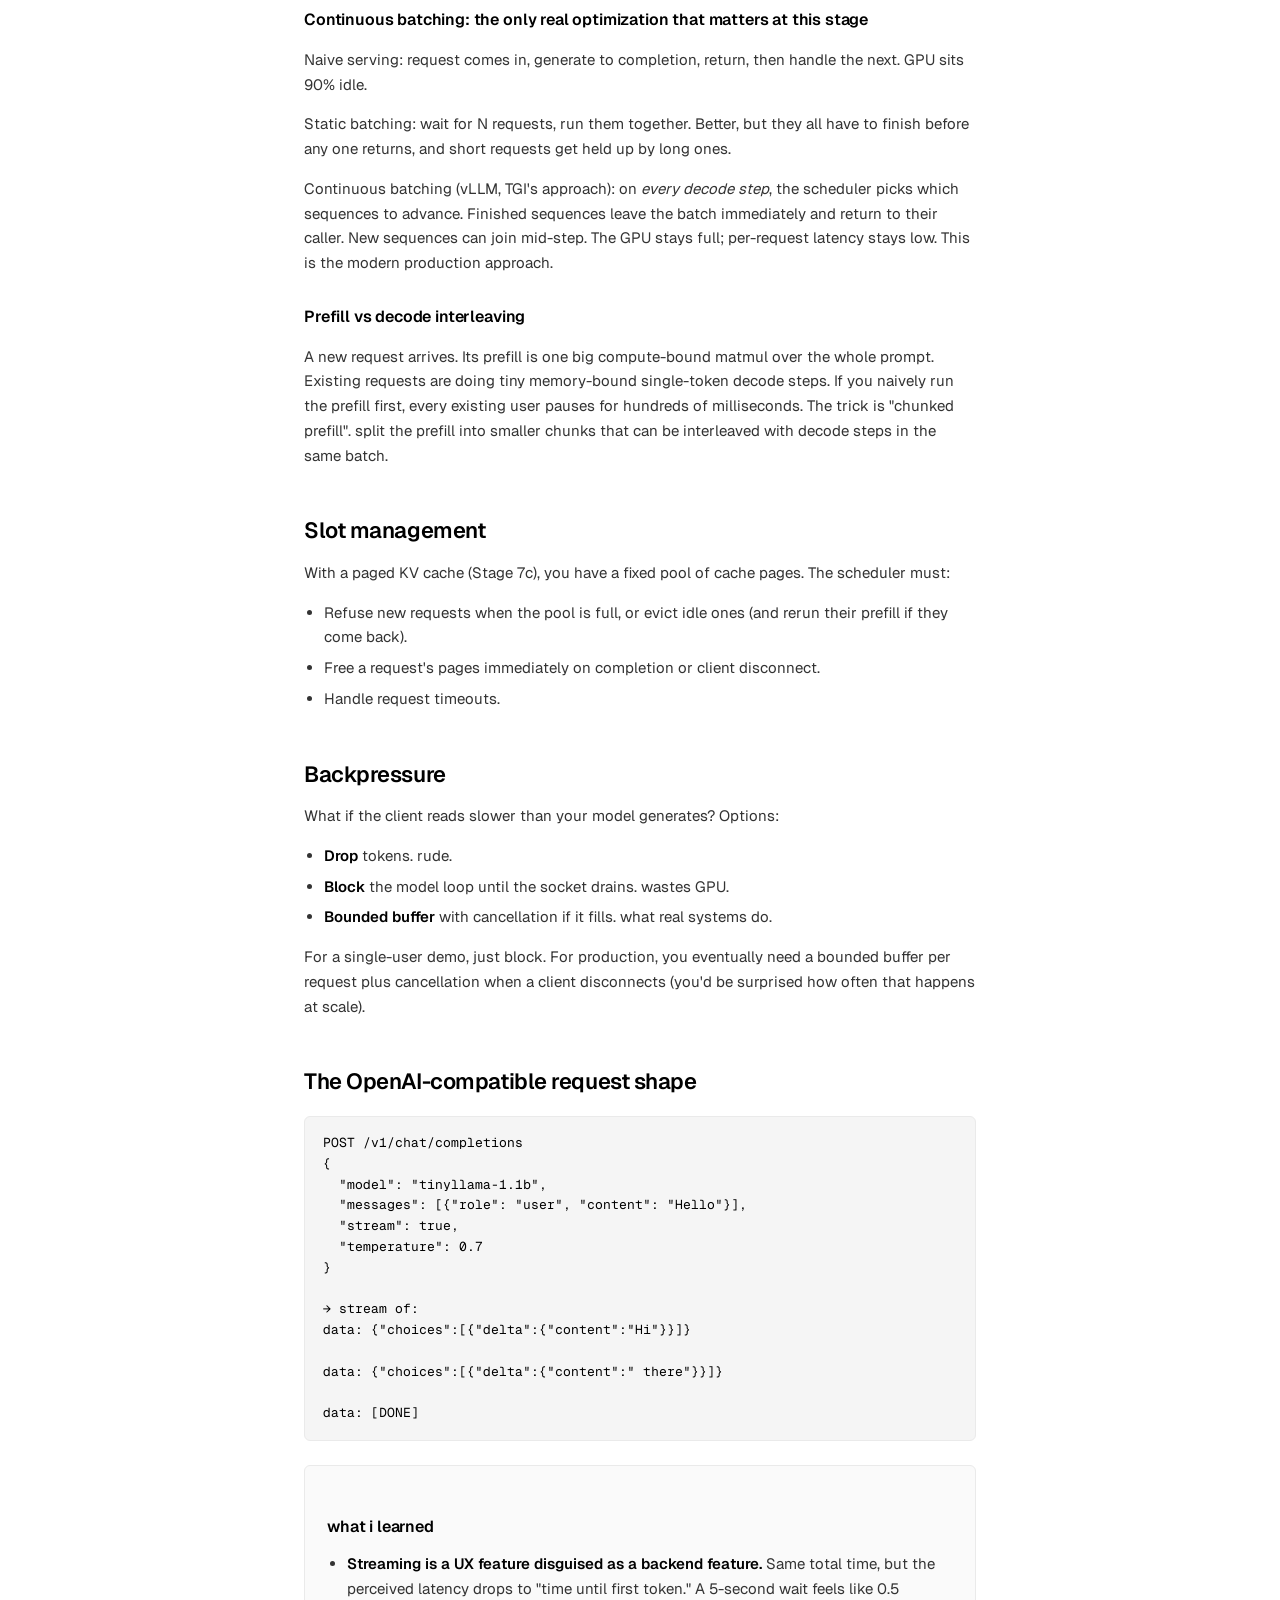
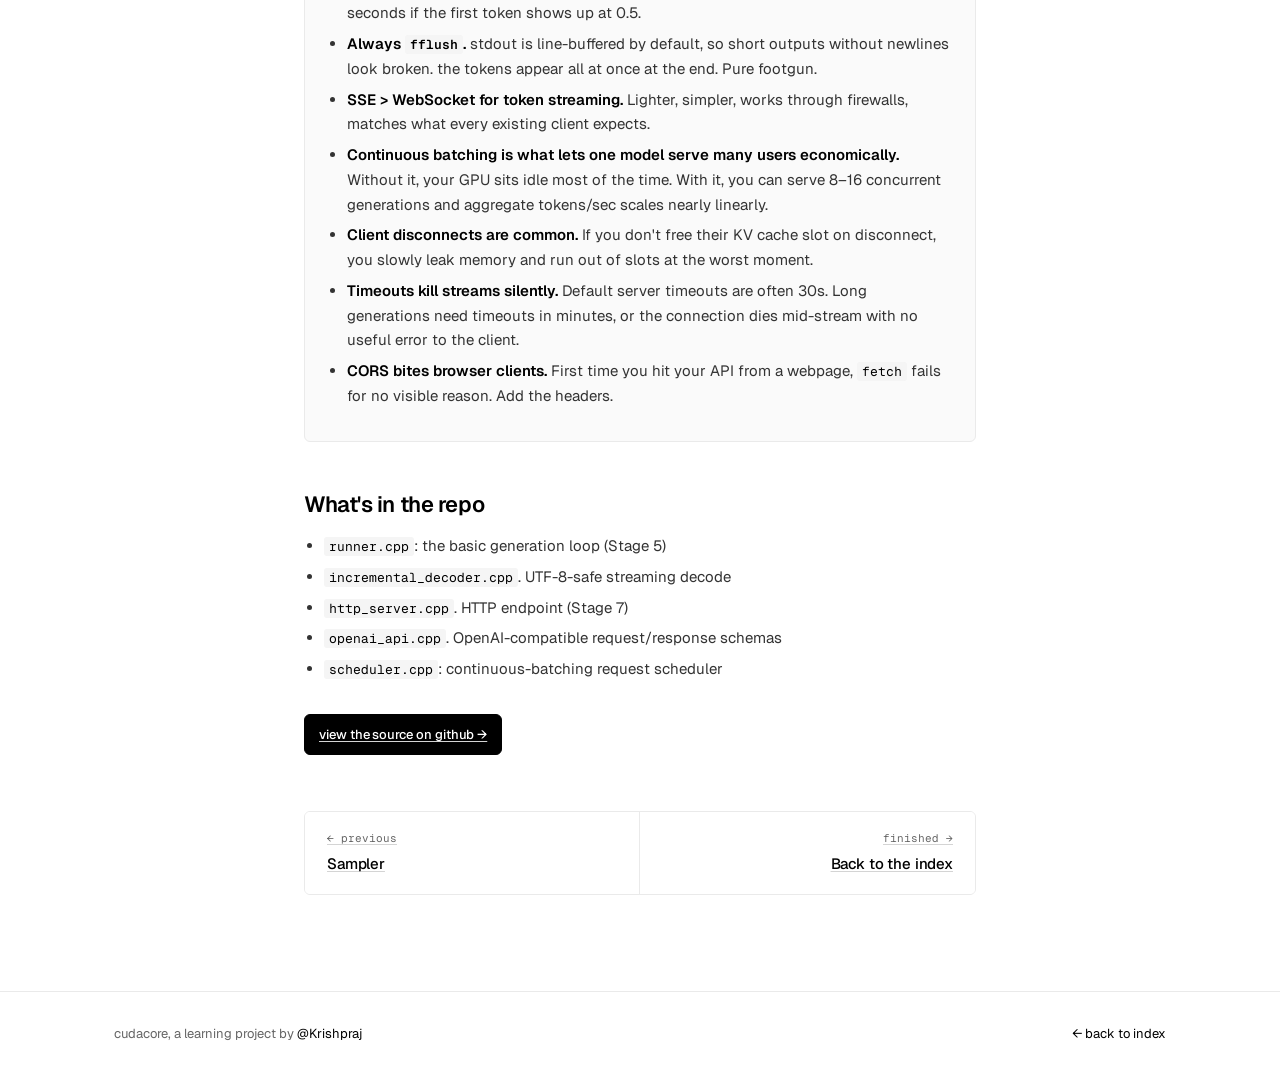
<file: components/server.html>
<!doctype html>
<html lang="en">
<head>
<meta charset="utf-8">
<meta name="viewport" content="width=device-width, initial-scale=1">
<title>Server · cudacore</title>
<meta name="description" content="From printing tokens to a terminal, to streaming over HTTP with Server-Sent Events, to serving many users at once with continuous batching.">
<link rel="preconnect" href="https://fonts.googleapis.com">
<link rel="preconnect" href="https://fonts.gstatic.com" crossorigin>
<link href="https://fonts.googleapis.com/css2?family=Geist:wght@400;500;600;700&family=Geist+Mono:wght@400;500&display=swap" rel="stylesheet">
<link rel="stylesheet" href="../style.css">
</head>
<body>

<header class="topbar">
  <div class="topbar-inner">
    <a class="brand" href="../index.html" style="text-decoration:none;"><span class="dot"></span>cudacore</a>
    <nav class="topnav">
      <a href="../index.html#components">all components</a>
      <a href="https://github.com/Krishpraj/cudacore_server" target="_blank" rel="noopener">repo →</a>
    </nav>
  </div>
</header>

<article class="page">
  <div class="wrap">
    <div class="page-eyebrow">stage 5 → 7 · component 7 of 7</div>
    <h1>Server</h1>
    <p class="subhead">The outermost layer. Stage 5 streams tokens to a terminal as they're generated. Stage 7 turns that into a real HTTP service that handles many concurrent users from a single model with continuous batching.</p>

    <div class="meta-panel">
      <div class="meta-item"><div class="label">Stage</div><div class="value">5 → 7</div></div>
      <div class="meta-item"><div class="label">Difficulty</div><div class="value">★★★★☆</div></div>
      <div class="meta-item"><div class="label">Language</div><div class="value mono">C++20</div></div>
      <div class="meta-item"><div class="label">Repo</div><div class="value mono"><a href="https://github.com/Krishpraj/cudacore_server" target="_blank" rel="noopener">cudacore_server ↗</a></div></div>
    </div>

    <h2>Stage 5: just stream to stdout</h2>
    <p>This sounds trivial but is the moment your project starts <em>feeling</em> real. Same generation loop as before, but instead of buffering 200 tokens and printing them all at once, you decode and flush each one as it appears.</p>

<pre><code>for step in 0..max_new_tokens:
    logits    = model.forward(...)
    next_id   = sampler.sample(logits)
    text      = tokenizer.decode_incremental(next_id)
    fwrite(text, stdout); fflush(stdout)
    if next_id == EOS: break</code></pre>

    <p>That's the entire feature. No new algorithms. But seeing tokens appear in real time. instead of waiting 30 seconds for a paragraph. changes how the project feels.</p>

    <div class="analogy">
      <div class="icon">¶</div>
      <div class="body">
        <div class="tag">analogy</div>
        <p>Imagine ordering food at a restaurant. "Streaming" is the waiter bringing each course as it's ready. "Non-streaming" is them holding everything in the back until your entire meal is plated, then dropping it all at once. The food is identical; the experience is night and day.</p>
      </div>
    </div>

    <h2>Incremental decode: the trap</h2>
    <p>You can't naively <code>tokenizer.decode([single_id])</code> and concatenate. BPE tokens are not guaranteed to be valid UTF-8 on their own. A Japanese character or emoji might span 2–3 BPE tokens, and decoding one in isolation gives you half a character. which renders as <code>�</code>.</p>

    <p>The fix: keep a buffer of recent token IDs. After each new token, decode the whole buffer, emit only the bytes you haven't emitted before, and check if the tail of your output ends in a valid UTF-8 sequence. If not, wait one more token.</p>

    <h2>Stage 7. HTTP serving</h2>

    <h3>The transport: Server-Sent Events</h3>
    <p>OpenAI's <code>/v1/chat/completions</code> with <code>stream: true</code> uses SSE. a one-way streaming protocol over plain HTTP. Each event is one line: <code>data: &lt;json&gt;\n\n</code>, and the stream ends with <code>data: [DONE]\n\n</code>. WebSockets work too but are over-engineered for one-direction streaming.</p>

    <p>Matching the OpenAI API is worth the effort. Every client library, terminal tool, and frontend already speaks it. Your server becomes a drop-in replacement.</p>

    <h3>Continuous batching: the only real optimization that matters at this stage</h3>
    <p>Naive serving: request comes in, generate to completion, return, then handle the next. GPU sits 90% idle.</p>

    <p>Static batching: wait for N requests, run them together. Better, but they all have to finish before any one returns, and short requests get held up by long ones.</p>

    <p>Continuous batching (vLLM, TGI's approach): on <em>every decode step</em>, the scheduler picks which sequences to advance. Finished sequences leave the batch immediately and return to their caller. New sequences can join mid-step. The GPU stays full; per-request latency stays low. This is the modern production approach.</p>

    <h3>Prefill vs decode interleaving</h3>
    <p>A new request arrives. Its prefill is one big compute-bound matmul over the whole prompt. Existing requests are doing tiny memory-bound single-token decode steps. If you naively run the prefill first, every existing user pauses for hundreds of milliseconds. The trick is "chunked prefill". split the prefill into smaller chunks that can be interleaved with decode steps in the same batch.</p>

    <h2>Slot management</h2>
    <p>With a paged KV cache (Stage 7c), you have a fixed pool of cache pages. The scheduler must:</p>
    <ul>
      <li>Refuse new requests when the pool is full, or evict idle ones (and rerun their prefill if they come back).</li>
      <li>Free a request's pages immediately on completion or client disconnect.</li>
      <li>Handle request timeouts.</li>
    </ul>

    <h2>Backpressure</h2>
    <p>What if the client reads slower than your model generates? Options:</p>
    <ul>
      <li><strong>Drop</strong> tokens. rude.</li>
      <li><strong>Block</strong> the model loop until the socket drains. wastes GPU.</li>
      <li><strong>Bounded buffer</strong> with cancellation if it fills. what real systems do.</li>
    </ul>
    <p>For a single-user demo, just block. For production, you eventually need a bounded buffer per request plus cancellation when a client disconnects (you'd be surprised how often that happens at scale).</p>

    <h2>The OpenAI-compatible request shape</h2>
<pre><code>POST /v1/chat/completions
{
  "model": "tinyllama-1.1b",
  "messages": [{"role": "user", "content": "Hello"}],
  "stream": true,
  "temperature": 0.7
}

→ stream of:
data: {"choices":[{"delta":{"content":"Hi"}}]}

data: {"choices":[{"delta":{"content":" there"}}]}

data: [DONE]</code></pre>

    <div class="learned">
      <h3>what i learned</h3>
      <ul>
        <li><strong>Streaming is a UX feature disguised as a backend feature.</strong> Same total time, but the perceived latency drops to "time until first token." A 5-second wait feels like 0.5 seconds if the first token shows up at 0.5.</li>
        <li><strong>Always <code>fflush</code>.</strong> stdout is line-buffered by default, so short outputs without newlines look broken. the tokens appear all at once at the end. Pure footgun.</li>
        <li><strong>SSE > WebSocket for token streaming.</strong> Lighter, simpler, works through firewalls, matches what every existing client expects.</li>
        <li><strong>Continuous batching is what lets one model serve many users economically.</strong> Without it, your GPU sits idle most of the time. With it, you can serve 8–16 concurrent generations and aggregate tokens/sec scales nearly linearly.</li>
        <li><strong>Client disconnects are common.</strong> If you don't free their KV cache slot on disconnect, you slowly leak memory and run out of slots at the worst moment.</li>
        <li><strong>Timeouts kill streams silently.</strong> Default server timeouts are often 30s. Long generations need timeouts in minutes, or the connection dies mid-stream with no useful error to the client.</li>
        <li><strong>CORS bites browser clients.</strong> First time you hit your API from a webpage, <code>fetch</code> fails for no visible reason. Add the headers.</li>
      </ul>
    </div>

    <h2>What's in the repo</h2>
    <ul>
      <li><code>runner.cpp</code>: the basic generation loop (Stage 5)</li>
      <li><code>incremental_decoder.cpp</code>. UTF-8-safe streaming decode</li>
      <li><code>http_server.cpp</code>. HTTP endpoint (Stage 7)</li>
      <li><code>openai_api.cpp</code>. OpenAI-compatible request/response schemas</li>
      <li><code>scheduler.cpp</code>: continuous-batching request scheduler</li>
    </ul>

    <p style="margin-top: 32px;"><a class="btn primary" href="https://github.com/Krishpraj/cudacore_server" target="_blank" rel="noopener">view the source on github →</a></p>

    <nav class="pager">
      <a href="sampler.html"><div class="dir">← previous</div><div class="title">Sampler</div></a>
      <a class="next" href="../index.html"><div class="dir">finished →</div><div class="title">Back to the index</div></a>
    </nav>
  </div>
</article>

<footer class="site-foot">
  <div class="wrap">
    <div>cudacore, a learning project by <a href="https://github.com/Krishpraj" target="_blank" rel="noopener">@Krishpraj</a></div>
    <div><a href="../index.html">← back to index</a></div>
  </div>
</footer>

</body>
</html>
</file>
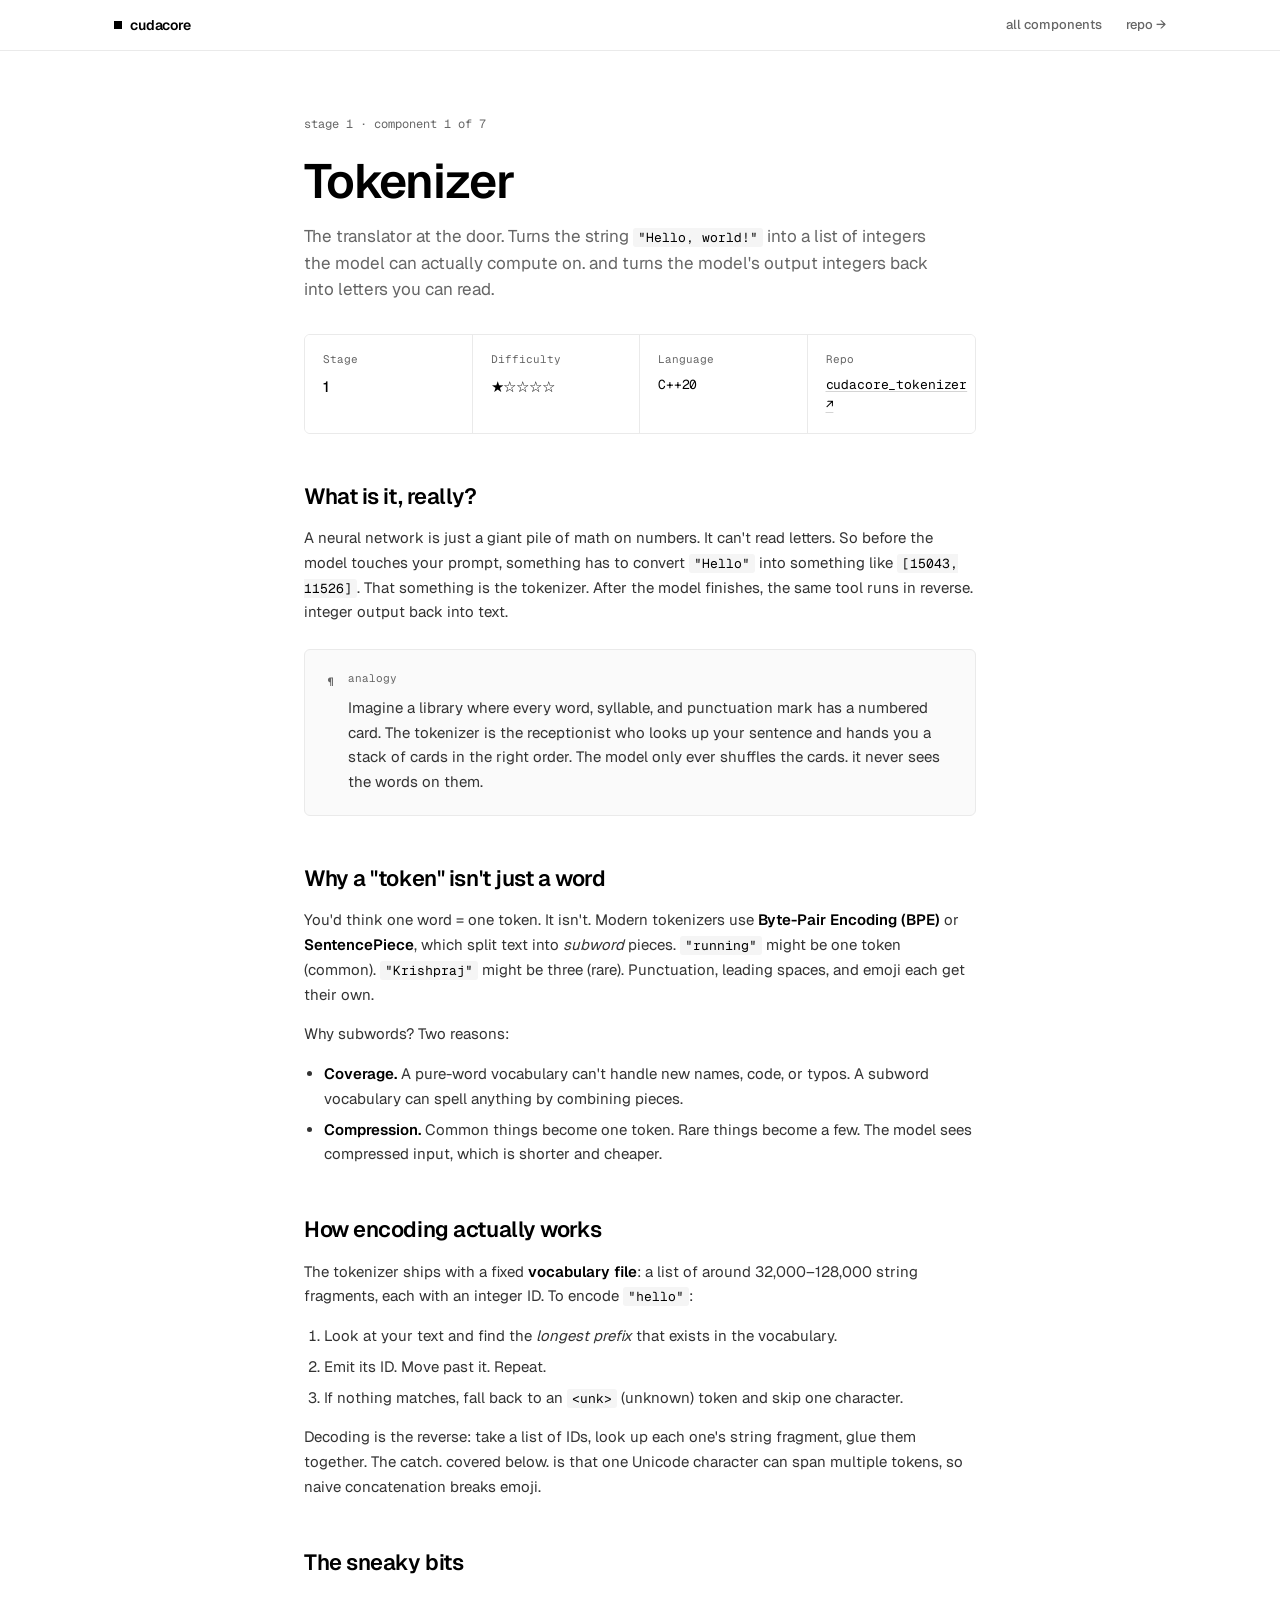
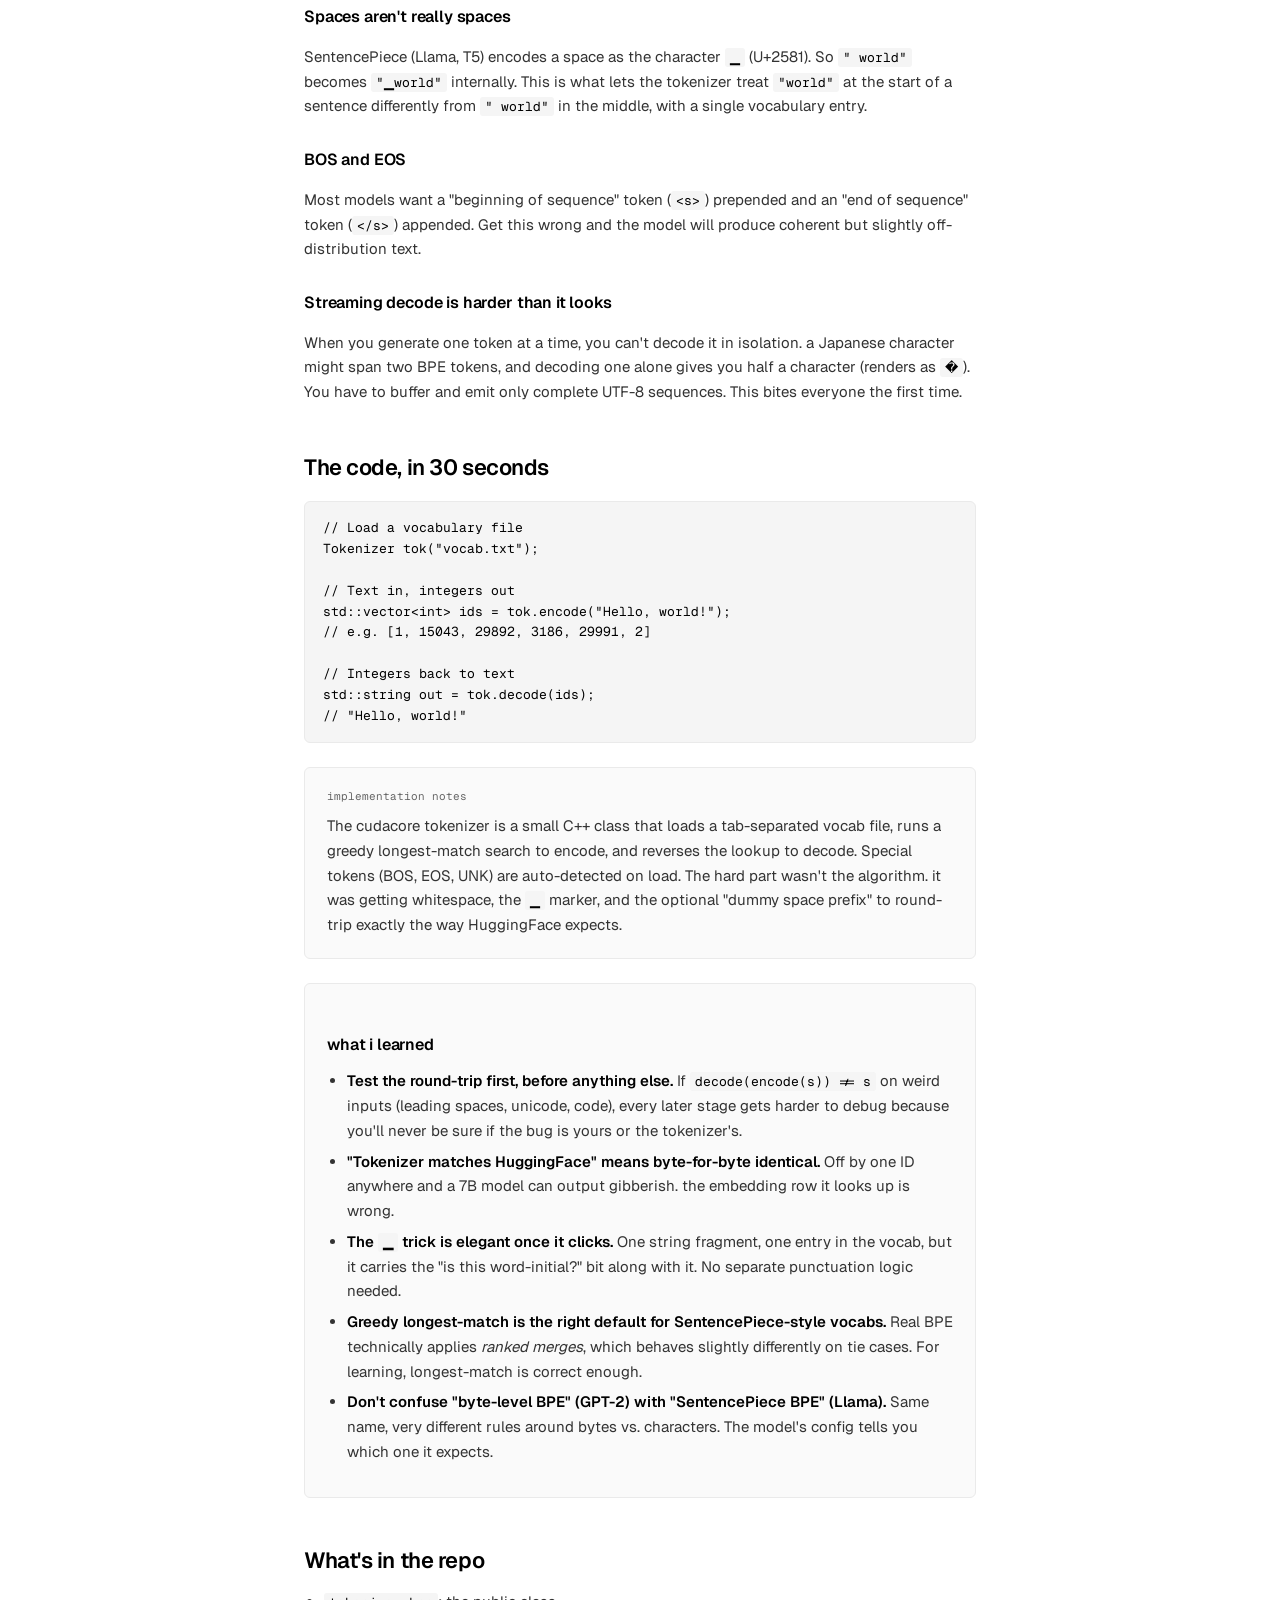
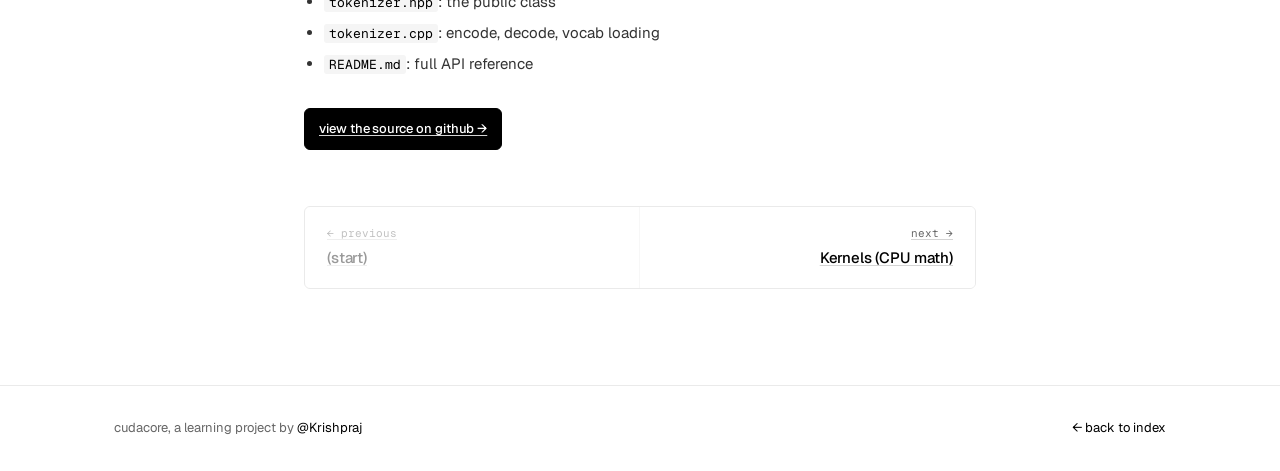
<file: components/tokenizer.html>
<!doctype html>
<html lang="en">
<head>
<meta charset="utf-8">
<meta name="viewport" content="width=device-width, initial-scale=1">
<title>Tokenizer · cudacore</title>
<meta name="description" content="What a tokenizer does, why it goes first, and how a BPE/SentencePiece tokenizer turns text into integer IDs.">
<link rel="preconnect" href="https://fonts.googleapis.com">
<link rel="preconnect" href="https://fonts.gstatic.com" crossorigin>
<link href="https://fonts.googleapis.com/css2?family=Geist:wght@400;500;600;700&family=Geist+Mono:wght@400;500&display=swap" rel="stylesheet">
<link rel="stylesheet" href="../style.css">
</head>
<body>

<header class="topbar">
  <div class="topbar-inner">
    <a class="brand" href="../index.html" style="text-decoration:none;"><span class="dot"></span>cudacore</a>
    <nav class="topnav">
      <a href="../index.html#components">all components</a>
      <a href="https://github.com/Krishpraj/cudacore_tokenizer" target="_blank" rel="noopener">repo →</a>
    </nav>
  </div>
</header>

<article class="page">
  <div class="wrap">
    <div class="page-eyebrow">stage 1 · component 1 of 7</div>
    <h1>Tokenizer</h1>
    <p class="subhead">The translator at the door. Turns the string <code>"Hello, world!"</code> into a list of integers the model can actually compute on. and turns the model's output integers back into letters you can read.</p>

    <div class="meta-panel">
      <div class="meta-item"><div class="label">Stage</div><div class="value">1</div></div>
      <div class="meta-item"><div class="label">Difficulty</div><div class="value">★☆☆☆☆</div></div>
      <div class="meta-item"><div class="label">Language</div><div class="value mono">C++20</div></div>
      <div class="meta-item"><div class="label">Repo</div><div class="value mono"><a href="https://github.com/Krishpraj/cudacore_tokenizer" target="_blank" rel="noopener">cudacore_tokenizer ↗</a></div></div>
    </div>

    <h2>What is it, really?</h2>
    <p>A neural network is just a giant pile of math on numbers. It can't read letters. So before the model touches your prompt, something has to convert <code>"Hello"</code> into something like <code>[15043, 11526]</code>. That something is the tokenizer. After the model finishes, the same tool runs in reverse. integer output back into text.</p>

    <div class="analogy">
      <div class="icon">¶</div>
      <div class="body">
        <div class="tag">analogy</div>
        <p>Imagine a library where every word, syllable, and punctuation mark has a numbered card. The tokenizer is the receptionist who looks up your sentence and hands you a stack of cards in the right order. The model only ever shuffles the cards. it never sees the words on them.</p>
      </div>
    </div>

    <h2>Why a "token" isn't just a word</h2>
    <p>You'd think one word = one token. It isn't. Modern tokenizers use <strong>Byte-Pair Encoding (BPE)</strong> or <strong>SentencePiece</strong>, which split text into <em>subword</em> pieces. <code>"running"</code> might be one token (common). <code>"Krishpraj"</code> might be three (rare). Punctuation, leading spaces, and emoji each get their own.</p>

    <p>Why subwords? Two reasons:</p>
    <ul>
      <li><strong>Coverage.</strong> A pure-word vocabulary can't handle new names, code, or typos. A subword vocabulary can spell anything by combining pieces.</li>
      <li><strong>Compression.</strong> Common things become one token. Rare things become a few. The model sees compressed input, which is shorter and cheaper.</li>
    </ul>

    <h2>How encoding actually works</h2>
    <p>The tokenizer ships with a fixed <strong>vocabulary file</strong>: a list of around 32,000–128,000 string fragments, each with an integer ID. To encode <code>"hello"</code>:</p>
    <ol style="padding-left: 20px; color: #333;">
      <li>Look at your text and find the <em>longest prefix</em> that exists in the vocabulary.</li>
      <li>Emit its ID. Move past it. Repeat.</li>
      <li>If nothing matches, fall back to an <code>&lt;unk&gt;</code> (unknown) token and skip one character.</li>
    </ol>
    <p>Decoding is the reverse: take a list of IDs, look up each one's string fragment, glue them together. The catch. covered below. is that one Unicode character can span multiple tokens, so naive concatenation breaks emoji.</p>

    <h2>The sneaky bits</h2>

    <h3>Spaces aren't really spaces</h3>
    <p>SentencePiece (Llama, T5) encodes a space as the character <code>▁</code> (U+2581). So <code>" world"</code> becomes <code>"▁world"</code> internally. This is what lets the tokenizer treat <code>"world"</code> at the start of a sentence differently from <code>" world"</code> in the middle, with a single vocabulary entry.</p>

    <h3>BOS and EOS</h3>
    <p>Most models want a "beginning of sequence" token (<code>&lt;s&gt;</code>) prepended and an "end of sequence" token (<code>&lt;/s&gt;</code>) appended. Get this wrong and the model will produce coherent but slightly off-distribution text.</p>

    <h3>Streaming decode is harder than it looks</h3>
    <p>When you generate one token at a time, you can't decode it in isolation. a Japanese character might span two BPE tokens, and decoding one alone gives you half a character (renders as <code>�</code>). You have to buffer and emit only complete UTF-8 sequences. This bites everyone the first time.</p>

    <h2>The code, in 30 seconds</h2>
<pre><code>// Load a vocabulary file
Tokenizer tok("vocab.txt");

// Text in, integers out
std::vector&lt;int&gt; ids = tok.encode("Hello, world!");
// e.g. [1, 15043, 29892, 3186, 29991, 2]

// Integers back to text
std::string out = tok.decode(ids);
// "Hello, world!"</code></pre>

    <div class="explainer">
      <div class="tag">implementation notes</div>
      <p>The cudacore tokenizer is a small C++ class that loads a tab-separated vocab file, runs a greedy longest-match search to encode, and reverses the lookup to decode. Special tokens (BOS, EOS, UNK) are auto-detected on load. The hard part wasn't the algorithm. it was getting whitespace, the <code>▁</code> marker, and the optional "dummy space prefix" to round-trip exactly the way HuggingFace expects.</p>
    </div>

    <div class="learned">
      <h3>what i learned</h3>
      <ul>
        <li><strong>Test the round-trip first, before anything else.</strong> If <code>decode(encode(s)) != s</code> on weird inputs (leading spaces, unicode, code), every later stage gets harder to debug because you'll never be sure if the bug is yours or the tokenizer's.</li>
        <li><strong>"Tokenizer matches HuggingFace" means byte-for-byte identical.</strong> Off by one ID anywhere and a 7B model can output gibberish. the embedding row it looks up is wrong.</li>
        <li><strong>The <code>▁</code> trick is elegant once it clicks.</strong> One string fragment, one entry in the vocab, but it carries the "is this word-initial?" bit along with it. No separate punctuation logic needed.</li>
        <li><strong>Greedy longest-match is the right default for SentencePiece-style vocabs.</strong> Real BPE technically applies <em>ranked merges</em>, which behaves slightly differently on tie cases. For learning, longest-match is correct enough.</li>
        <li><strong>Don't confuse "byte-level BPE" (GPT-2) with "SentencePiece BPE" (Llama).</strong> Same name, very different rules around bytes vs. characters. The model's config tells you which one it expects.</li>
      </ul>
    </div>

    <h2>What's in the repo</h2>
    <ul>
      <li><code>tokenizer.hpp</code>: the public class</li>
      <li><code>tokenizer.cpp</code>: encode, decode, vocab loading</li>
      <li><code>README.md</code>: full API reference</li>
    </ul>

    <p style="margin-top: 32px;"><a class="btn primary" href="https://github.com/Krishpraj/cudacore_tokenizer" target="_blank" rel="noopener">view the source on github →</a></p>

    <nav class="pager">
      <a class="disabled" href="#"><div class="dir">← previous</div><div class="title">(start)</div></a>
      <a class="next" href="kernels.html"><div class="dir">next →</div><div class="title">Kernels (CPU math)</div></a>
    </nav>
  </div>
</article>

<footer class="site-foot">
  <div class="wrap">
    <div>cudacore, a learning project by <a href="https://github.com/Krishpraj" target="_blank" rel="noopener">@Krishpraj</a></div>
    <div><a href="../index.html">← back to index</a></div>
  </div>
</footer>

</body>
</html>
</file>
<file: style.css>
/* cudacore — minimal docs theme */
:root {
  --bg: #ffffff;
  --fg: #000000;
  --muted: #666666;
  --subtle: #888888;
  --line: #eaeaea;
  --line-strong: #d4d4d4;
  --surface: #fafafa;
  --code-bg: #f5f5f5;
  --sans: "Geist", -apple-system, BlinkMacSystemFont, "Segoe UI", sans-serif;
  --mono: "Geist Mono", ui-monospace, "SF Mono", Menlo, Consolas, monospace;
  --maxw: 1100px;
  --maxw-prose: 720px;
  --radius: 6px;
}

* { box-sizing: border-box; }
html, body { margin: 0; padding: 0; }
html { -webkit-text-size-adjust: 100%; scroll-behavior: smooth; }
body {
  background: var(--bg);
  color: var(--fg);
  font-family: var(--sans);
  font-size: 15px;
  line-height: 1.6;
  -webkit-font-smoothing: antialiased;
  text-rendering: optimizeLegibility;
}

a { color: inherit; text-decoration: none; }
a:hover { text-decoration: underline; text-underline-offset: 3px; }

::selection { background: #000; color: #fff; }

/* layout */
.wrap { max-width: var(--maxw); margin: 0 auto; padding: 0 24px; }

/* topbar */
.topbar {
  position: sticky;
  top: 0;
  z-index: 50;
  background: rgba(255,255,255,0.85);
  backdrop-filter: saturate(180%) blur(10px);
  -webkit-backdrop-filter: saturate(180%) blur(10px);
  border-bottom: 1px solid var(--line);
}
.topbar-inner {
  max-width: var(--maxw);
  margin: 0 auto;
  padding: 14px 24px;
  display: flex;
  align-items: center;
  justify-content: space-between;
  gap: 32px;
}
.brand {
  font-family: var(--sans);
  font-weight: 600;
  font-size: 14px;
  letter-spacing: -0.01em;
  color: var(--fg);
  display: inline-flex;
  align-items: center;
  gap: 8px;
  text-decoration: none;
}
.brand:hover { text-decoration: none; }
.brand .dot {
  width: 8px;
  height: 8px;
  background: var(--fg);
  box-shadow: none;
  border-radius: 0;
}
.topnav {
  display: flex;
  gap: 24px;
  font-size: 13px;
  font-weight: 500;
}
.topnav a {
  color: var(--muted);
  transition: color 0.15s ease;
}
.topnav a:hover { color: var(--fg); text-decoration: none; }

/* hero */
.hero {
  padding: 120px 0 96px;
  border-bottom: 1px solid var(--line);
  position: relative;
}
.hero::before { display: none; }
.eyebrow {
  font-family: var(--mono);
  font-size: 12px;
  color: var(--muted);
  margin-bottom: 32px;
  letter-spacing: 0;
  text-transform: none;
}
.hero h1 {
  font-family: var(--sans);
  font-size: clamp(40px, 6.5vw, 76px);
  font-weight: 600;
  line-height: 1.05;
  letter-spacing: -0.04em;
  margin: 0 0 28px;
  max-width: 880px;
  color: var(--fg);
}
.hero h1 em {
  font-style: normal;
  color: var(--muted);
  font-weight: 600;
}
.hero .lede {
  font-size: 18px;
  line-height: 1.55;
  color: var(--muted);
  max-width: 640px;
  margin: 0 0 40px;
  letter-spacing: -0.005em;
}

/* buttons */
.cta-row { display: flex; gap: 8px; flex-wrap: wrap; }
.btn {
  display: inline-flex;
  align-items: center;
  gap: 6px;
  padding: 9px 14px;
  font-family: var(--sans);
  font-size: 13px;
  font-weight: 500;
  letter-spacing: -0.005em;
  border-radius: var(--radius);
  border: 1px solid var(--line-strong);
  background: var(--bg);
  color: var(--fg);
  cursor: pointer;
  transition: background 0.15s ease, border-color 0.15s ease;
  text-decoration: none;
}
.btn:hover { background: var(--surface); text-decoration: none; transform: none; border-color: var(--line-strong); }
.btn.primary { background: var(--fg); color: var(--bg); border-color: var(--fg); font-weight: 500; }
.btn.primary:hover { background: #1f1f1f; border-color: #1f1f1f; }

/* sections */
section { padding: 80px 0; border-bottom: 1px solid var(--line); }
section:last-of-type { border-bottom: none; }

.section-head {
  margin-bottom: 40px;
  display: block;
  max-width: 720px;
}
.section-tag {
  font-family: var(--mono);
  font-size: 12px;
  color: var(--muted);
  margin-bottom: 12px;
  letter-spacing: 0;
  text-transform: none;
}
.section-head h2 {
  font-family: var(--sans);
  font-weight: 600;
  font-size: clamp(24px, 3.4vw, 32px);
  letter-spacing: -0.025em;
  line-height: 1.2;
  margin: 0;
  color: var(--fg);
}
.section-head p.kicker {
  font-size: 15px;
  line-height: 1.6;
  color: var(--muted);
  margin: 14px 0 0;
  max-width: 560px;
}

/* loop block */
.loop-block {
  background: var(--code-bg);
  border: 1px solid var(--line);
  border-radius: var(--radius);
  padding: 22px;
  font-family: var(--mono);
  font-size: 13px;
  line-height: 1.7;
  color: var(--fg);
  white-space: pre;
  overflow-x: auto;
}
.loop-block .kw { color: var(--fg); font-weight: 500; }
.loop-block .fn { color: var(--fg); }
.loop-block .cm { color: var(--muted); font-style: normal; }

/* component grid */
.comp-grid {
  display: grid;
  grid-template-columns: repeat(auto-fit, minmax(280px, 1fr));
  gap: 0;
  background: var(--bg);
  border: 1px solid var(--line);
  border-radius: var(--radius);
  overflow: hidden;
}
.comp-card {
  display: block;
  background: var(--bg);
  padding: 28px;
  color: var(--fg);
  text-decoration: none;
  position: relative;
  border-right: 1px solid var(--line);
  border-bottom: 1px solid var(--line);
  transition: background 0.15s ease;
}
.comp-card:hover {
  background: var(--surface);
  text-decoration: none;
  transform: none;
  border-color: var(--line);
}
.comp-card::after {
  content: "→";
  position: absolute;
  top: 28px;
  right: 28px;
  font-family: var(--sans);
  color: var(--muted);
  font-size: 14px;
  transition: transform 0.15s ease, color 0.15s ease;
}
.comp-card:hover::after { color: var(--fg); transform: translateX(3px); }
.comp-card .stage {
  font-family: var(--mono);
  font-size: 11px;
  color: var(--muted);
  margin-bottom: 12px;
  letter-spacing: 0;
  text-transform: none;
}
.comp-card h3 {
  font-family: var(--sans);
  font-weight: 600;
  font-size: 18px;
  letter-spacing: -0.015em;
  margin: 0 0 8px;
  color: var(--fg);
}
.comp-card p {
  color: var(--muted);
  font-size: 14px;
  line-height: 1.55;
  margin: 0;
}
.comp-card .difficulty {
  margin-top: 18px;
  display: flex;
  gap: 3px;
}
.comp-card .difficulty span {
  width: 16px; height: 3px;
  background: var(--line);
  border-radius: 0;
}
.comp-card .difficulty span.on { background: var(--fg); }

/* article (component pages) */
article.page { padding: 64px 0 96px; }
article.page > .wrap { max-width: var(--maxw-prose); }
article.page .page-eyebrow {
  font-family: var(--mono);
  font-size: 12px;
  color: var(--muted);
  margin-bottom: 20px;
  letter-spacing: 0;
  text-transform: none;
}
article.page h1 {
  font-family: var(--sans);
  font-weight: 600;
  font-size: clamp(32px, 4.5vw, 48px);
  letter-spacing: -0.035em;
  line-height: 1.1;
  margin: 0 0 16px;
  color: var(--fg);
}
article.page .subhead {
  font-size: 17px;
  line-height: 1.55;
  color: var(--muted);
  margin: 0 0 32px;
  max-width: 640px;
}
article.page h2 {
  font-family: var(--sans);
  font-weight: 600;
  font-size: 22px;
  letter-spacing: -0.02em;
  line-height: 1.3;
  margin: 48px 0 16px;
  padding-top: 0;
  border-top: none;
  color: var(--fg);
}
article.page h3 {
  font-family: var(--sans);
  font-weight: 600;
  font-size: 16px;
  letter-spacing: -0.01em;
  margin: 28px 0 8px;
  color: var(--fg);
}
article.page p,
article.page li {
  color: #333;
  font-size: 15px;
  line-height: 1.65;
}
article.page strong { color: var(--fg); font-weight: 600; }
article.page ul,
article.page ol { padding-left: 20px; margin: 12px 0; }
article.page li { margin-bottom: 6px; }
article.page a {
  color: var(--fg);
  text-decoration: underline;
  text-underline-offset: 2px;
  text-decoration-color: var(--line-strong);
  text-decoration-thickness: 1px;
}
article.page a:hover { text-decoration-color: var(--fg); }
article.page code {
  font-family: var(--mono);
  font-size: 13px;
  background: var(--code-bg);
  padding: 1px 5px;
  border-radius: 3px;
  color: var(--fg);
  border: none;
}
article.page pre {
  background: var(--code-bg);
  border: 1px solid var(--line);
  border-radius: var(--radius);
  padding: 16px 18px;
  overflow-x: auto;
  font-family: var(--mono);
  font-size: 13px;
  line-height: 1.6;
  color: var(--fg);
  margin: 20px 0;
}
article.page pre code {
  background: none;
  padding: 0;
  font-size: inherit;
  border-radius: 0;
}

/* meta panel — flat grid */
.meta-panel {
  display: grid;
  grid-template-columns: repeat(auto-fit, minmax(140px, 1fr));
  border: 1px solid var(--line);
  border-radius: var(--radius);
  margin: 28px 0 40px;
  overflow: hidden;
}
.meta-item {
  background: var(--bg);
  padding: 16px 18px;
  border-right: 1px solid var(--line);
}
.meta-item:last-child { border-right: none; }
.meta-item .label {
  font-family: var(--mono);
  font-size: 11px;
  color: var(--muted);
  margin-bottom: 6px;
  letter-spacing: 0;
  text-transform: none;
}
.meta-item .value {
  font-family: var(--sans);
  font-weight: 500;
  font-size: 15px;
  color: var(--fg);
  letter-spacing: -0.01em;
}
.meta-item .value.mono { font-family: var(--mono); font-size: 13px; font-weight: 400; }

/* analogy / explainer / learned — flat */
.analogy,
.explainer,
.learned {
  border: 1px solid var(--line);
  border-left: 1px solid var(--line);
  border-radius: var(--radius);
  padding: 20px 22px;
  margin: 24px 0;
  background: var(--surface);
}
.analogy {
  display: flex;
  gap: 14px;
  align-items: flex-start;
}
.analogy .icon {
  font-family: var(--mono);
  font-size: 12px;
  color: var(--muted);
  flex-shrink: 0;
  font-weight: 400;
  padding-top: 3px;
}
.analogy .body { flex: 1; }
.analogy .tag,
.explainer .tag,
.learned h3 {
  font-family: var(--mono);
  font-size: 11px;
  color: var(--muted);
  margin: 0 0 8px;
  font-weight: 400;
  padding: 0;
  border: 0;
  letter-spacing: 0;
  text-transform: none;
}
.analogy p {
  margin: 0;
  font-style: normal;
  color: var(--fg);
  font-size: 15px;
  line-height: 1.6;
}
.explainer p {
  margin: 0;
  color: #333;
  font-size: 14px;
  line-height: 1.6;
}
.learned ul { margin: 0; padding-left: 18px; }
.learned li { margin-bottom: 8px; font-size: 14px; line-height: 1.6; color: #333; }

/* stages */
.stages {
  border: 1px solid var(--line);
  border-radius: var(--radius);
  overflow: hidden;
  background: var(--bg);
}
.stage-row {
  display: grid;
  grid-template-columns: 96px 1fr;
  padding: 18px 24px;
  border-top: 1px solid var(--line);
  gap: 16px;
  align-items: baseline;
}
.stage-row:first-child { border-top: none; }
.stage-row:hover { background: var(--surface); }
.stage-row .num {
  font-family: var(--mono);
  font-size: 12px;
  color: var(--muted);
  letter-spacing: 0;
}
.stage-row .title {
  font-family: var(--sans);
  font-weight: 600;
  font-size: 15px;
  color: var(--fg);
  margin: 0 0 4px;
  letter-spacing: -0.01em;
}
.stage-row .desc {
  font-size: 14px;
  color: var(--muted);
  margin: 0;
  line-height: 1.55;
}

/* pager */
.pager {
  display: grid;
  grid-template-columns: 1fr 1fr;
  border: 1px solid var(--line);
  border-radius: var(--radius);
  overflow: hidden;
  margin-top: 56px;
  padding-top: 0;
  background: var(--bg);
}
.pager a {
  display: block;
  padding: 18px 22px;
  background: var(--bg);
  text-decoration: none;
  color: var(--fg);
  border-right: 1px solid var(--line);
  transition: background 0.15s ease;
}
.pager a:last-child { border-right: none; }
.pager a:hover { background: var(--surface); text-decoration: none; border-color: var(--line); }
.pager a.next { text-align: right; }
.pager a.disabled { opacity: 0.4; pointer-events: none; }
.pager .dir {
  font-family: var(--mono);
  font-size: 11px;
  color: var(--muted);
  margin-bottom: 4px;
  letter-spacing: 0;
  text-transform: none;
}
.pager .title {
  font-family: var(--sans);
  font-weight: 500;
  font-size: 15px;
  color: var(--fg);
  letter-spacing: -0.01em;
}

/* footer */
footer.site-foot {
  padding: 32px 0;
  border-top: 1px solid var(--line);
  font-family: var(--sans);
  font-size: 13px;
  color: var(--muted);
}
footer.site-foot .wrap {
  display: flex;
  justify-content: space-between;
  gap: 16px;
  flex-wrap: wrap;
}
footer.site-foot a { color: var(--fg); }
footer.site-foot code {
  font-family: var(--mono);
  font-size: 12px;
  background: var(--code-bg);
  padding: 1px 5px;
  border-radius: 3px;
}

/* responsive */
@media (max-width: 640px) {
  .topnav { gap: 14px; font-size: 12px; }
  .hero { padding: 80px 0 64px; }
  .pager { grid-template-columns: 1fr; }
  .pager a { border-right: none; border-bottom: 1px solid var(--line); }
  .pager a:last-child { border-bottom: none; }
  .pager a.next { text-align: left; }
  .stage-row { grid-template-columns: 72px 1fr; padding: 14px 18px; }
  .comp-card { padding: 22px; }
  .comp-card::after { top: 22px; right: 22px; }
  .meta-panel { grid-template-columns: 1fr 1fr; }
  .meta-item { border-bottom: 1px solid var(--line); }
}
</file>
